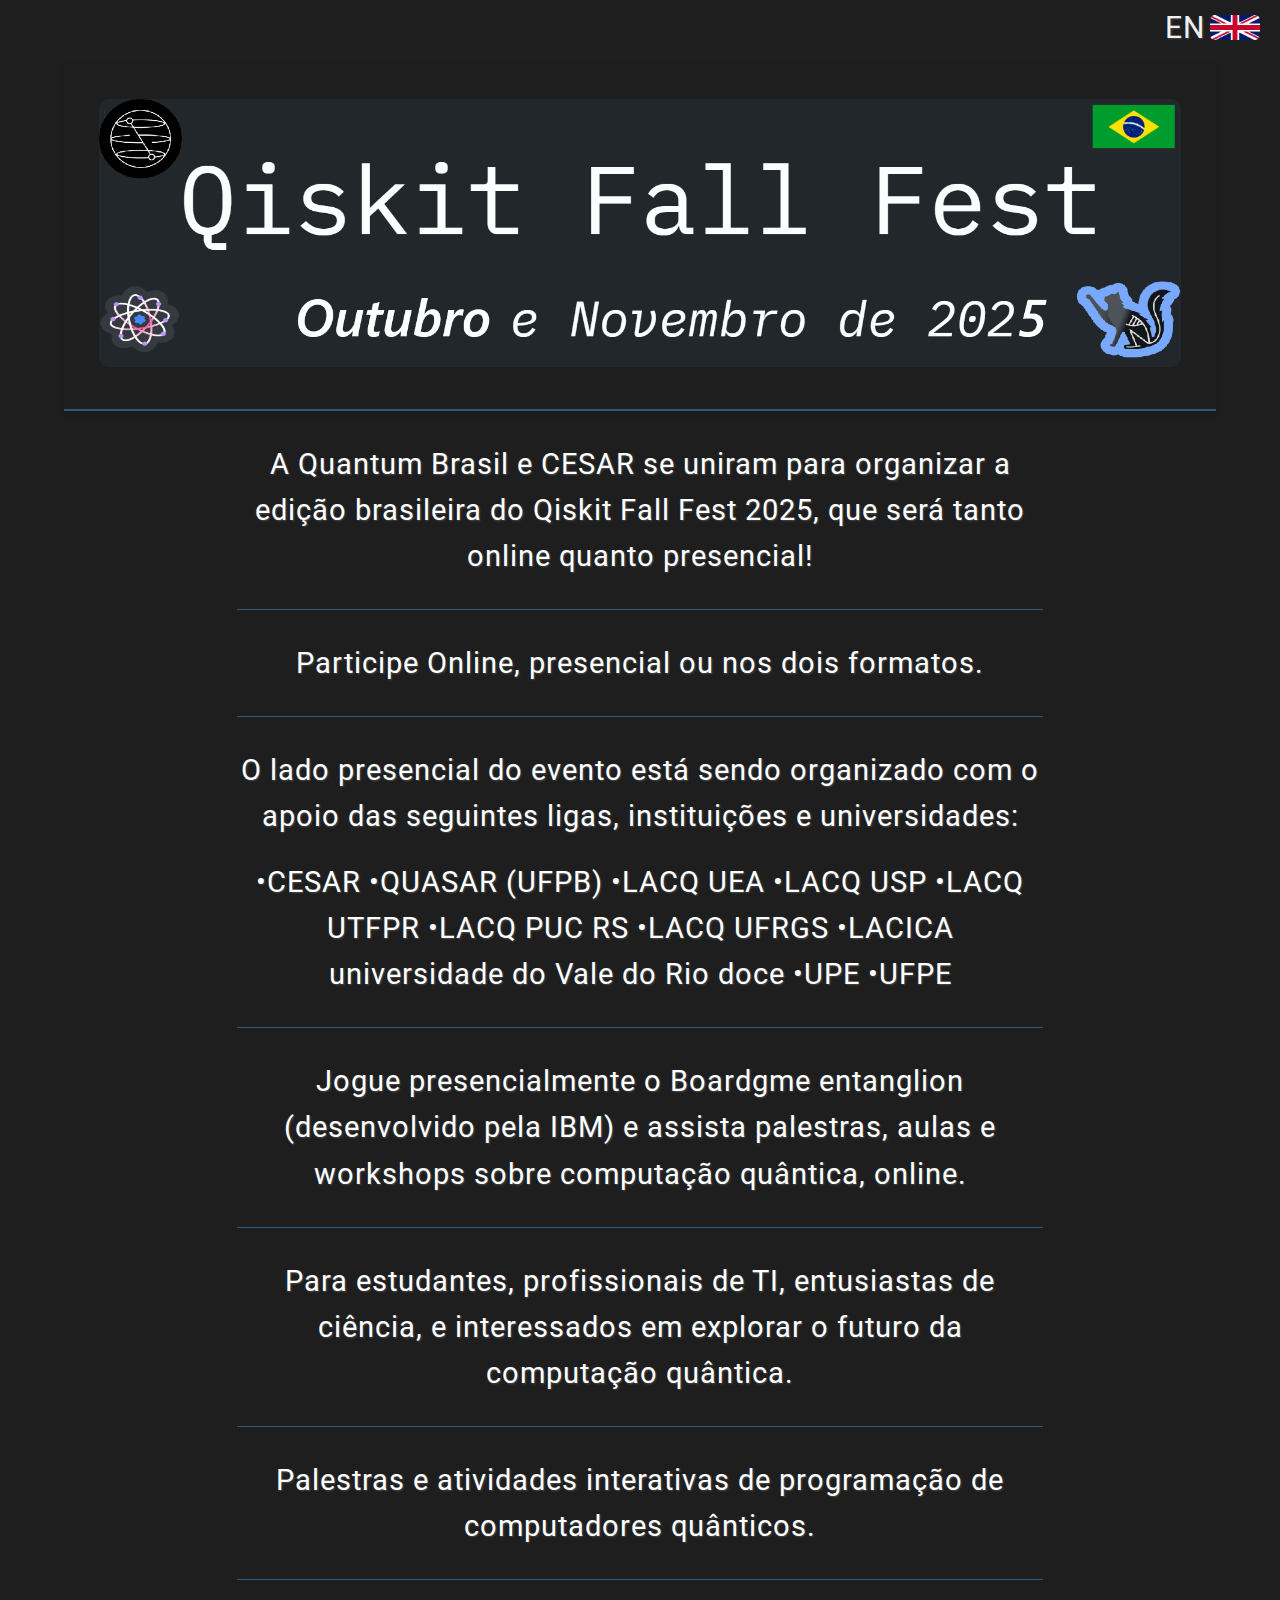
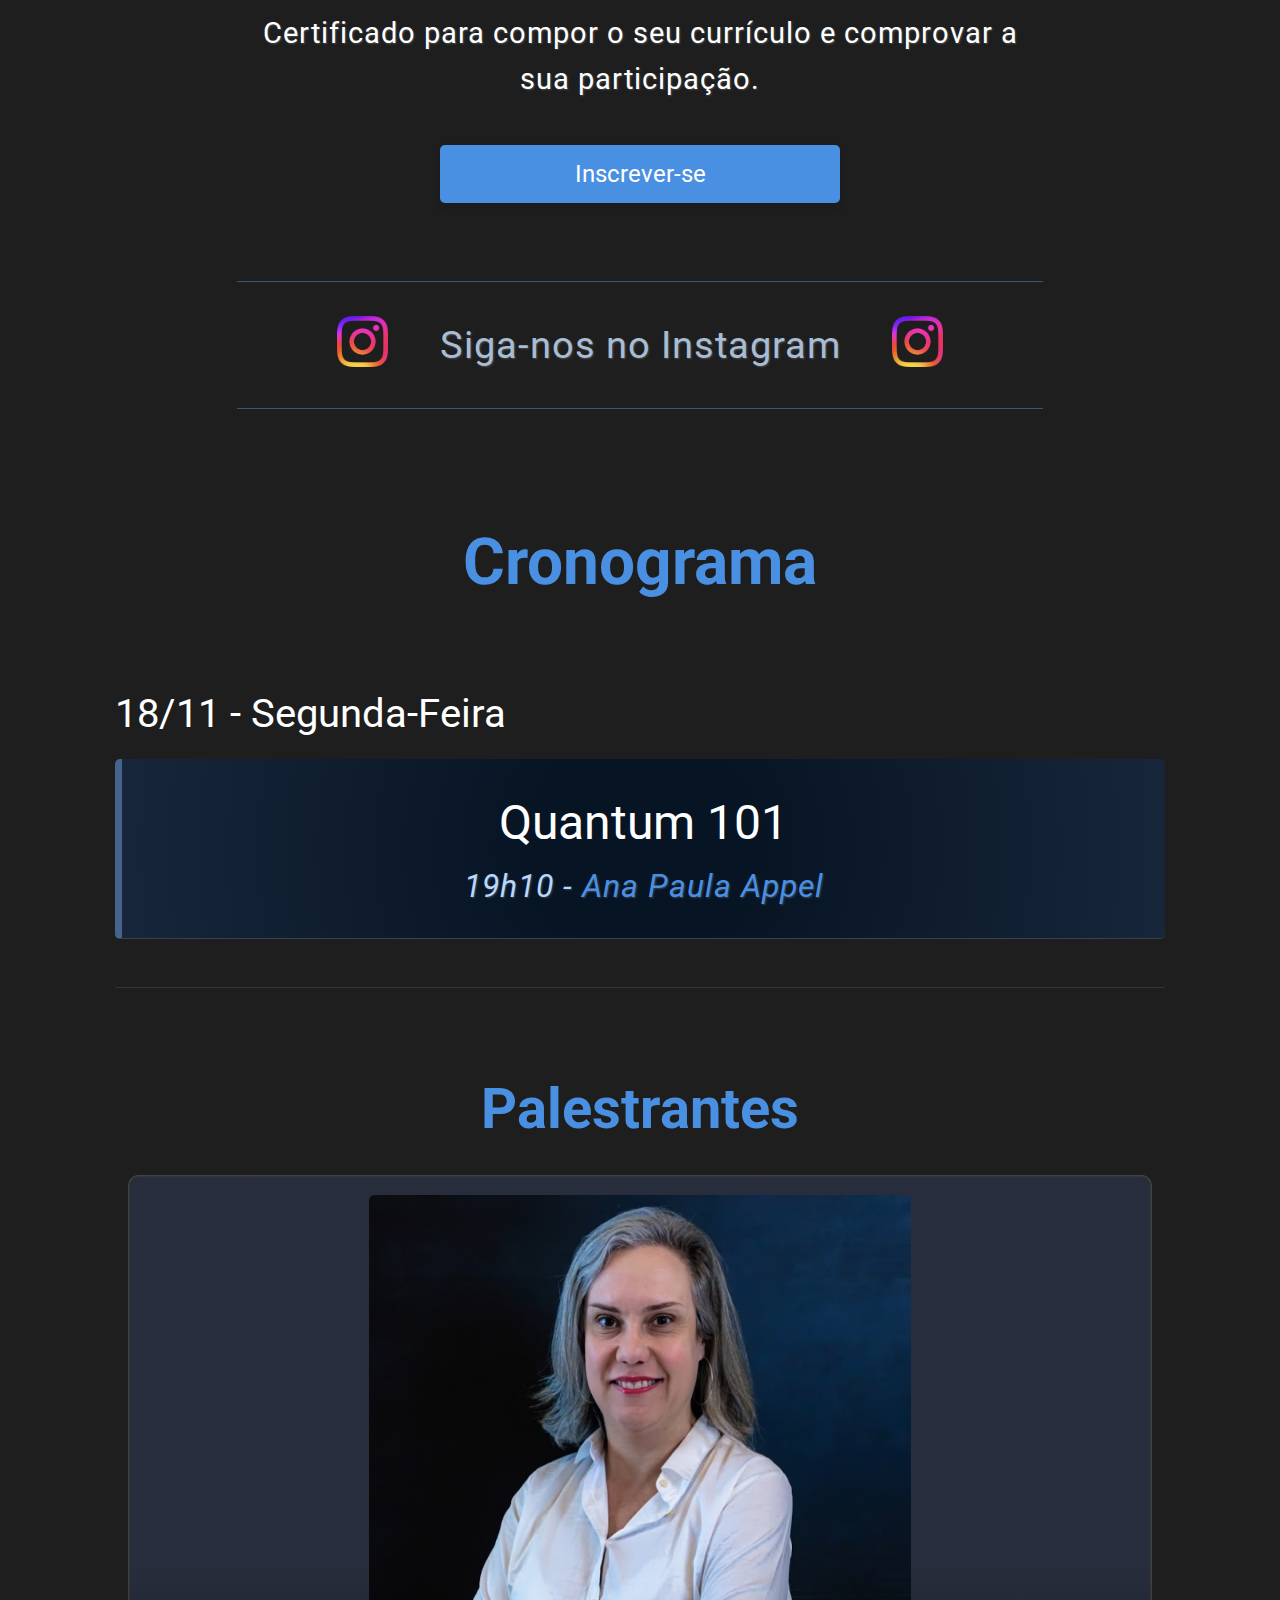
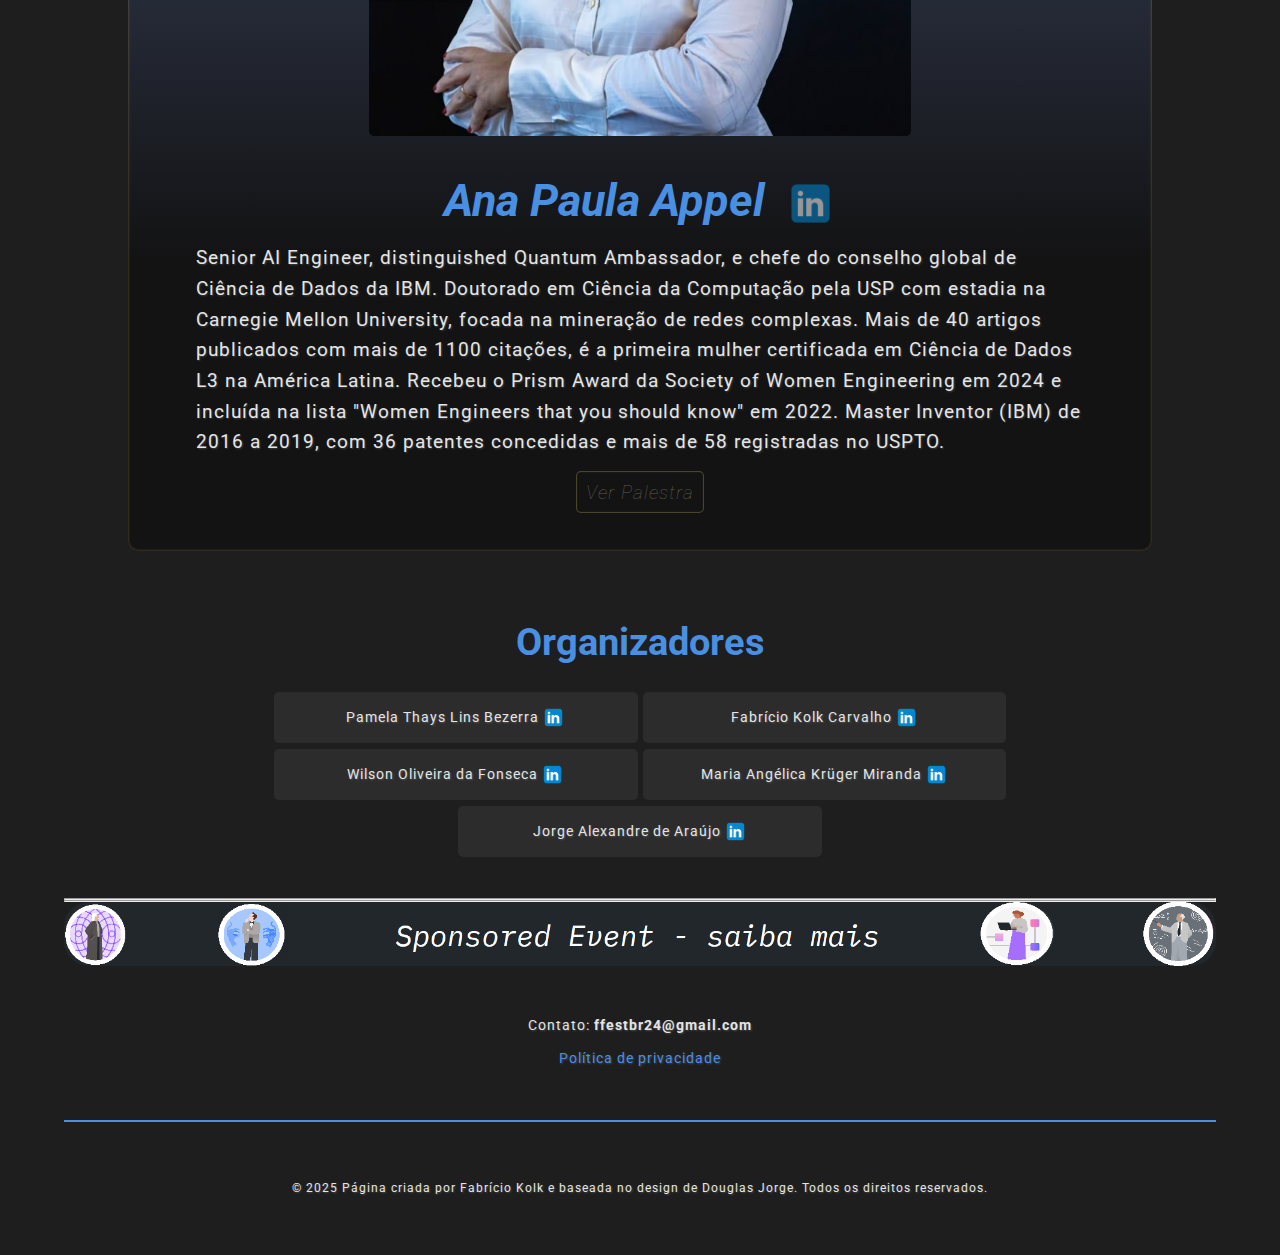
<file: index.html>
<!DOCTYPE html>
<html lang="pt-BR">

<head>
  <meta property="og:title" content="Qiskit Fall Fest Brasil - 2025">
  <meta property="og:description" content="Venha aprender computação quântica!">
  <meta property="og:image" content="https://qiskit-fall-fest-br.github.io/2025/img/whatsapp/whatsapp_m2.jpg">
  <meta property="og:url" content="https://qiskit-fall-fest-br.github.io/2025/">
  <meta property="og:type" content="website">

  <meta charset="UTF-8">
  <meta name="viewport" content="width=device-width, initial-scale=1.0">
  <title>Qiskit Fall Fest 2025 - Brasil</title>
  <link rel="stylesheet" href="css/styles.css">
</head>
<body>
  <header>
    <section id="imagem-evento">
      <picture>
        <source srcset="img/top_image/image-desktop.png" media="(min-width: 768px)">
        <source srcset="img/top_image/image-mobile.png" media="(max-width: 767px)">
        <img src="img/top_image/image-desktop.png" alt="Qiskit Fall Fest logo">
      </picture>
    </section>      
    <a class="lang-switcher" href="index.html">
      <p>EN</p>
      <img src="img/flags/uk.png" alt="uk flag"/>
    </a>
  </div>
  </header>

  <main>
  <div class="margin">

  <section class="descricao">
    <p>A Quantum Brasil e CESAR se uniram para organizar a edição brasileira do Qiskit Fall Fest 2025, que será tanto online quanto presencial!</p>
  </section>

    <section class="descricao">
    <p>Participe Online, presencial ou nos dois formatos.</p>
  </section>

  <section class="descricao">
    <p>O lado presencial do evento está sendo organizado com o apoio 
das seguintes ligas, instituições e universidades: </p>

      <p>•CESAR
        •QUASAR (UFPB)
        •LACQ UEA
        •LACQ USP
        •LACQ UTFPR
        •LACQ PUC RS
        •LACQ UFRGS
        •LACICA universidade do Vale do Rio doce
        •UPE
        •UFPE
</p>

  </section>

  <section class="descricao">
    <p>Jogue presencialmente o Boardgme entanglion (desenvolvido pela IBM) e assista palestras, aulas e workshops sobre computação quântica, online.</p>
  </section>


  <section class="descricao">
    <p>Para estudantes, profissionais de TI, entusiastas de ciência, e interessados em
      explorar o futuro da computação quântica.</p>
  </section>

  <section class="descricao"">
    <p>Palestras e atividades interativas
      de programação de computadores quânticos.</p>
  </section>

  <section class="descricao"" id="ultimo">
    <p></strong> Certificado para compor o seu currículo e comprovar a sua
      participação.</p>
  </section>

  <section id="formulario-inscricao">    
    <form id="form-inscricao">
      <button type="submit" onclick="abrirForm()">Inscrever-se</button>
    </form>
    <!-- <p style="text-align: center;" id="mensagem-sucesso"></p> -->
  </section>
  <div class = "instagram_div" >
    <a href="https://www.instagram.com/quantumbrasil_qff/" target="_blank"><img src="img/instagram/logo.png"/></a>
    <a href="https://www.instagram.com/quantumbrasil_qff/" target="_blank"><p class="instagram-link" target="_blank">Siga-nos no Instagram</p></a>
    <a href="https://www.instagram.com/quantumbrasil_qff/" target="_blank"><img src="img/instagram/logo.png"/></a>
  </div>
  </div>

  
  <section class="cronograma_mobile">
    <h2>Cronograma</h2>

    <!--

    <div class="day" id="Esquenta_pal">      
      <h3>16/11 - Sábado (pré-evento)</h3>
      <div class="palestra-card">
          <h5>Introdução ao Python</h5>
          <p>14h - <a href="#organizadores">Wilson Oliveira da Fonseca</a></p>
      </div>
      <div class="palestra-card">
        <h5>Primeiros passos no Qiskit</h5>
        <p>14h50 - <a href="#organizadores">Maria Angélica Krüger Miranda</a></p>
      </div>
    </div>
    -->

    <div class="day" id="Segunda">
      <h3>18/11 - Segunda-Feira</h3>

      <!--

      <div class="palestra-card" id="Fabricio_pal">
        <h5>Abertura - A história da Computação Quântica</h5>
        <p>18h30 - <a href="#organizadores">Douglas Jorge</a> e <a href="#organizadores">Fabrício Kolk</a></p>
    </div>
       -->

    <div class="palestra-card" id="Ana_pal">
          <h5>Quantum 101</h5>
          <p>19h10 - <a href="#Ana_desc">Ana Paula Appel</a></p>
      </div>

      <!--

      <div class="palestra-card" id="Bruna_pal">
        <h5>Oportunidades de carreira na Computação Quântica</h5>
        <p>20h - <a href="#Bruna_desc">Bruna Shinohara de Mendonça</a></p>
      </div>
    </div>
    <div class="day" id="Terca">
      <h3>19/11 - Terça-Feira</h3>
      <div class="palestra-card" id="Victoria_pal">
          <h5>Quantum gravity meets Quantum Computing - Emerging spacetime as quantum error correction code</h5>
          <p>18h20 - <a href="#Victoria_desc">Victoria Porozova</p></a>
      </div>
      <div class="palestra-card" id="Gustavo_pal">
        <h5>Quantum For Change - Previsão de enchentes utilizando computação quântica</h5>
        <p>19h10 - <a href="#Gustavo_desc">Gustavo Arruda</a></p>
      </div>
      <div class="palestra-card" id="Jogi_pal">
        <h5>Simetrias no Aprendizado Quântico de Máquina</h5>
        <p>20h - <a href="#Jogi_desc">Jogi Suda Neto</a></p>
      </div>
    </div>
    <div class="day" id="Quarta">
      <h3>20/11 - Quarta-Feira</h3>
      <div class="palestra-card" id="Leticia_pal">
          <h5>Algoritmos de Otimização Quântica</h5>
          <p>18h20 - <a href="#Leticia_desc">Leticia Bertuzzi</a></p>
      </div>
      <div class="palestra-card" id="Victor_pal">
        <h5>QSVM, um modelo quântico para Machine Learning</h5>
        <p>19h10 - <a href="#Victor_desc">Victor Leme Beltran</a></p>
      </div>
      <div class="palestra-card" id="Ricardo_pal">
        <h5>Cibersegurança na Era Quântica: Desafios e Oportunidades - Laboratório Avançado de Redes e Segurança (LARS)</h5>
        <p>20h - <a href="#Ricardo_desc">Ricardo</a>, <a href="#Kelton_desc">Kelton</a>, <a href="#Felipe_M_desc">Felipe</a>, <a href="#Inae_desc">Inaê</a></p>
      </div>
    </div>
    
    <div class="day" id="Quinta">
      <h3>21/11 - Quinta-Feira</h3>
      <div class="palestra-card" id="Samurai_pal">
          <h5>Expectativas e Desafios em Otimização Quântica</h5>
          <p>18h20 - <a href="#Samurai_desc">Samuraí Brito</a></p>
      </div>
      <div class="palestra-card" id="Marcos_pal">
        <h5>Simulating spin biology using a Digital quantum computer</h5>
        <p>19h10 - <a href="#Marcos_desc">Marcos Cesar de Oliveira</a></p>
      </div>
      <div class="palestra-card" id="Felipe_F_pal">
        <h5>Algoritmos de Otimização Quântica: Métodos e Aplicações Práticas</h5>
        <p>20h - <a href="#Felipe_F_desc">Felipe Fanchini</a></p>
      </div>
    </div>
    <div class="day" id="Sexta">
      <h3>22/11 - Sexta-Feira</h3>
      <div class="palestra-card" id="Mauro_pal">
          <h5>Fundamentos da Criptografia Quântica</h5>
          <p>18h20 - <a href="#Mauro_desc">Mauro C. Andreassa</a></p>
      </div>
      <div class="palestra-card" id="Carlos_pal">
        <h5>Uma breve jornada da mecânica quântica para a computação quântica</h5>
        <p>19h10 - <a href="#Carlos_desc">Carlos H. G. Bessa</a></p>
      </div>
      <div class="palestra-card" id="Jullyano_pal">
        <h5>Shaking Qubits for Fun and Knowledge</h5>
        <p>20h - <a href="#Jullyano_desc">Jullyano Lino</a></p>
      </div>
    </div>
    <div class="day" id="Sabado">
      <h3>23/11 - Sábado</h3>
      <div class="palestra-card" id="Pamela_pal">
          <h5>QUBO e Otimização Combinatória para Soluções Reais</h5>
          <p>14h - <a href="#Pamela_desc">Pamela</a>, <a href="#Erico_desc">Erico</a>, <a href="#Everton_desc">Everton</a></p>
      </div>
      <div class="palestra-card" id="Elon_pal">
        <h5>Computação Quântica Fotônica: Realizações e Promessas</h5>
        <p>14h50 - <a href="#Elon_desc">Elon Martins de Sá</a></p>
      </div>
      <div class="palestra-card" id="Miguel_pal">
        <h5>Introdução à correção de erros na Computação Quântica</h5>
        <p>15h40 - <a href="#Miguel_desc">Miguel Lisboa</a></p>
      </div>
      <div class="palestra-card" id="Jose_pal">
        <h5>Tópicos avançados em correção de erros na Computação Quântica</h5>
        <p>16h30 - <a href="#Jose_desc">José Victor S. Scursulim</a></p>
      </div>
    </div> 
    
    -->
  </section>

  <!--
  <h2 class="programacao_semana" id="pre_evento">Programação pré-evento - Tarde:</h2>
  <div class="cronograma_desktop_sabado">
    
    <h3>16/11 - Sábado</h3>
      <div class="palestra-card">
          <h5>Introdução ao Python</h5>
          <p>14h - <a href="#organizadores">Wilson Oliveira da Fonseca</a></p>
      </div>
      <div class="palestra-card">
        <h5>Primeiros passos no Qiskit</h5>
        <p>14h50 - <a href="#organizadores">Maria Angélica Krüger Miranda</a></p>
      </div>
  </div>
  -->

  <h2 class="programacao_semana" id="h2_hide">Programação Semanal - Noite</h2>
  <section class="cronograma_desktop" id="cronograma_desktop">
    <h3>18/10 - Sábado</h3>

      <!--
      <div class="palestra-card" id="Fabricio_pal">
        <h5>Abertura - A história da Computação Quântica</h5>
        <p>18h30 - <a href="#organizadores">Douglas Jorge</a> e <a href="#organizadores">Fabrício Kolk</a></p>
      </div>
      -->
      <div class="palestra-card" id="Ana_pal_m">
          <h5>Quantum 101</h5>
          <p>19h10 - <a href="#Ana_desc">Ana Paula Appel</a></p>
      </div>
<!--


      <div class="palestra-card" id="Bruna_pal_m">
        <h5>Oportunidades de carreira na Computação Quântica</h5>
        <p>20h - <a href="#Bruna_desc">Bruna Shinohara de Mendonça</a></p>
      </div>
      
    
      <h3 class="change_color change_color">19/11 - Terça-Feira</h3>
      <div class="palestra-card change_color" id="Victoria_pal_m">
          <h5>Quantum gravity meets Quantum Computing - Emerging spacetime as quantum error correction code</h5>
          <p>18h20 - <a href="#Victoria_desc">Victoria Porozova</p></a>
      </div>
      <div class="palestra-card change_color" id="Gustavo_pal_m">
        <h5>Quantum For Change - Previsão de enchentes utilizando computação quântica</h5>
        <p>19h10 - <a href="#Gustavo_desc">Gustavo Arruda</a></p>
      </div>
      <div class="palestra-card change_color" id="Jogi_pal_m">
        <h5>Simetrias no Aprendizado Quântico de Máquina</h5>
        <p>20h - <a href="#Jogi_desc">Jogi Suda Neto</a></p>
      </div>
      
    
      <h3>20/11 - Quarta-Feira</h3>
      <div class="palestra-card" id="Leticia_pal_m">
          <h5>Algoritmos de Otimização Quântica</h5>
          <p>18h20 - <a href="#Leticia_desc">Leticia Bertuzzi</a></p>
      </div>
      <div class="palestra-card" id="Victor_pal_m">
        <h5>QSVM, um modelo quântico para Machine Learning</h5>
        <p>19h10 - <a href="#Victor_desc">Victor Leme Beltran</a></p>
      </div>
      
      <div class="palestra-card" id="Ricardo_pal_m">
        <h5>Cibersegurança na Era Quântica: Desafios e Oportunidades - Laboratório Avançado de Redes e Segurança (LARS)</h5>
        <p>20h - <a href="#Ricardo_desc">Ricardo</a>, <a href="#Kelton_desc">Kelton</a>, <a href="#Felipe_M_desc">Felipe</a>, <a href="#Inae_desc">Inaê</a></p>
      </div>
    
    
     
      <h3 class="change_color">21/11 - Quinta-Feira</h3>
      <div class="palestra-card change_color" id="Samurai_pal_m">
        
          <h5>Expectativas e Desafios em Otimização Quântica</h5>
          <p>18h20 - <a href="#Samurai_desc">Samuraí Brito</a></p>
      </div>
      
      <div class="palestra-card change_color" id="Marcos_pal_m">
        <h5>Simulating spin biology using a Digital quantum computer</h5>
        <p>19h10 - <a href="#Marcos_desc">Marcos Cesar de Oliveira</a></p>
      </div>
      <div class="palestra-card change_color" id="Felipe_F_pal_m">
        <h5>Algoritmos de Otimização Quântica: Métodos e Aplicações Práticas</h5>
        <p>20h - <a href="#Felipe_F_desc">Felipe Fanchini</a></p>
      </div>
      
    
      <h3>22/11 - Sexta-Feira</h3>
      <div class="palestra-card" id="Mauro_pal_m">
          <h5>Fundamentos da Criptografia Quântica</h5>
          <p>18h20 - <a href="#Mauro_desc">Mauro C. Andreassa</a></p>
      </div>
      <div class="palestra-card" id="Carlos_pal_m">
        <h5>Uma breve jornada da mecânica quântica para a computação quântica</h5>
        <p>19h10 - <a href="#Carlos_desc">Carlos H. G. Bessa</a></p>
      </div>
      
      <div class="palestra-card" id="Jullyano_pal_m">
        <h5>Shaking Qubits for Fun and Knowledge</h5>
        <p>20h - <a href="#Jullyano_desc">Jullyano Lino</a></p>
      </div>

      -->

<!--

  <h2 class="programacao_semana" id="h2_hide">Programação - Tarde</h2>
  <div class="cronograma_desktop_sabado less_padding" id="target_sabado">
    <h3 id="less_padding_h3">23/11 Sábado</h3>
    <div class="palestra-card smaller_h5" id="Pamela_pal_m">
      <h5>QUBO e Otimização Combinatória para Soluções Reais</h5>
      <p>14h - <a href="#Pamela_desc">Pamela</a>, <a href="#Erico_desc">Erico</a>, <a href="#Everton_desc">Everton</a></p>
  </div>
  <div class="palestra-card smaller_h5" id="Elon_pal_m">
    <h5>Computação Quântica Fotônica: Realizações e Promessas</h5>
    <p>14h50 - <a href="#Elon_desc">Elon Martins de Sá</a></p>
  </div> 
  <div class="palestra-card smaller_h5" id="Miguel_pal_m">
    <h5>Introdução à correção de erros na Computação Quântica</h5>
    <p>15h40 - <a href="#Miguel_desc">Miguel Lisboa</a></p>
  </div>
  <div class="palestra-card smaller_h5" id="Jose_pal_m">
    <h5>Tópicos avançados em correção de erros na Computação Quântica</h5>
    <p>16h30 - <a href="#Jose_desc">José Victor S. Scursulim</a></p>
  </div>
-->

  </section>
  




  <section class="palestrantes">
    
    <h2>Palestrantes</h2>
    
    <div id="Ana_desc" class="palestrante-card">
      <img class="palestrante-photo" src="Palestrantes/Ana/foto.jpg" alt="Foto Ana">
      <div class="info-palestrante">
        <!-- <p><strong>Tema:</strong> "Introdução à Computação Quântica"</p> -->
        <!-- <p><strong>Horário:</strong> 10h00 - 11h00</p> -->
        <div class = "nome_palestrante_linkedin_icone">
          <h3>Ana Paula Appel</h3>
          <a href="https://www.linkedin.com/in/paulinhaappel/", target="_blank">
            <img class="linkedin" src="img/linkedin/icons8-linkedin-480.png" alt="LinkedIn" >
          </a>
        </div>
        <p class="bio"> 
          Senior AI Engineer, distinguished Quantum Ambassador, 
          e chefe do conselho global de Ciência de Dados da IBM.
          Doutorado em Ciência da Computação pela USP com estadia na Carnegie Mellon University,
          focada na mineração de redes complexas.
          Mais de 40 artigos publicados com mais de 1100 citações, é
          a primeira mulher certificada em Ciência de Dados L3 na América Latina.
          Recebeu o Prism Award da Society of Women Engineering em 2024 e incluída na lista "Women Engineers that you should know" em 2022.
          Master Inventor (IBM) de 2016 a 2019, 
          com 36 patentes concedidas e mais de 58 registradas no USPTO.</p>  
          <p id="ver_palestra"><a href="#Ana_pal" >Ver Palestra</a></p>
          <p id="voltar_cronograma"><a href="#Ana_pal_m" >Ver Palestra</a></p>      
      </div>
    </div>

  </section>

  
  <div class="margin">
  <div id="organizadores">
    <h2>Organizadores</h2>
    <div class="organizadores-container">
      <div class="organizador">
        <p id="Pamela">Pamela Thays Lins Bezerra</p>
        <a href="https://www.linkedin.com/in/pamelathays/", , target="_blank">
        <img class="linkedin" src="img/linkedin/icons8-linkedin-480.png" alt="LinkedIn">
    </a>
      </div>
      <div class="organizador">
        <p id="Fabricio_desc">Fabrício Kolk Carvalho</p>
        <a href="https://www.linkedin.com/in/fabricio-kolk/", target="_blank">
            <img class="linkedin" src="img/linkedin/icons8-linkedin-480.png" alt="LinkedIn">
        </a>
    </div>
    
    <div class="organizador">
        <p id="Wilson_desc">Wilson Oliveira da Fonseca</p>
        <a href="https://www.linkedin.com/in/fonsecawilsono/", target="_blank">
            <img class="linkedin" src="img/linkedin/icons8-linkedin-480.png" alt="LinkedIn" >
        </a>
    </div>
    
    <div class="organizador">
        <p id="Maria_desc">Maria Angélica Krüger Miranda</p>
        <a href="https://www.linkedin.com/in/maria-angelica-kruger-miranda-4506661a3/", target="_blank">
            <img class="linkedin" src="img/linkedin/icons8-linkedin-480.png" alt="LinkedIn">
        </a>
    </div>
    
    <div class="organizador" id="Jorge">
        <p>Jorge Alexandre de Araújo</p>
        <a href="https://www.linkedin.com/in/jorge-ara%C3%BAjo/", target="_blank">
            <img class="linkedin" src="img/linkedin/icons8-linkedin-480.png" alt="LinkedIn">
        </a>
    </div>
    
    </div>
  </div>
</div>

  <hr>

  <hr>

  <div id="sponsored-div">
    <a href="https://www.ibm.com/quantum/events/fall-fest-2024" target="_blank">
      <picture >
        <source  srcset="img/sponsored_image/sponsored_img_pt_desktop.png" media="(min-width: 768px)">
        <source  srcset="img/sponsored_image/sponsored_img_pt_mobile.png" media="(max-width: 767px)">
        <img class=sponsored-img src="img/sponsored_image/sponsored_img_pt_desktop" alt="Sponsored Event, clique para saber mais">
      </picture>
    </a>
    <section id="fale-conosco">      
      <p>Contato: <strong>ffestbr24@gmail.com</strong></p>
      <p><a href="privacidade.html" target="_blank">Política de privacidade</a></p>
      
    </section>
    
  </div>
  
</main>
 

  <script>
    function abrirForm() {
      window.open('https://forms.gle/j9NPnJRbWFaLkqC19', 'blank')
    }    
  </script>

  <footer>
    <p>&copy; 2025 Página criada por Fabrício Kolk e baseada no design de Douglas Jorge. Todos os direitos reservados.</p>
  </footer>

  <script src="js/script.js"></script>
</body>

</html>
</file>
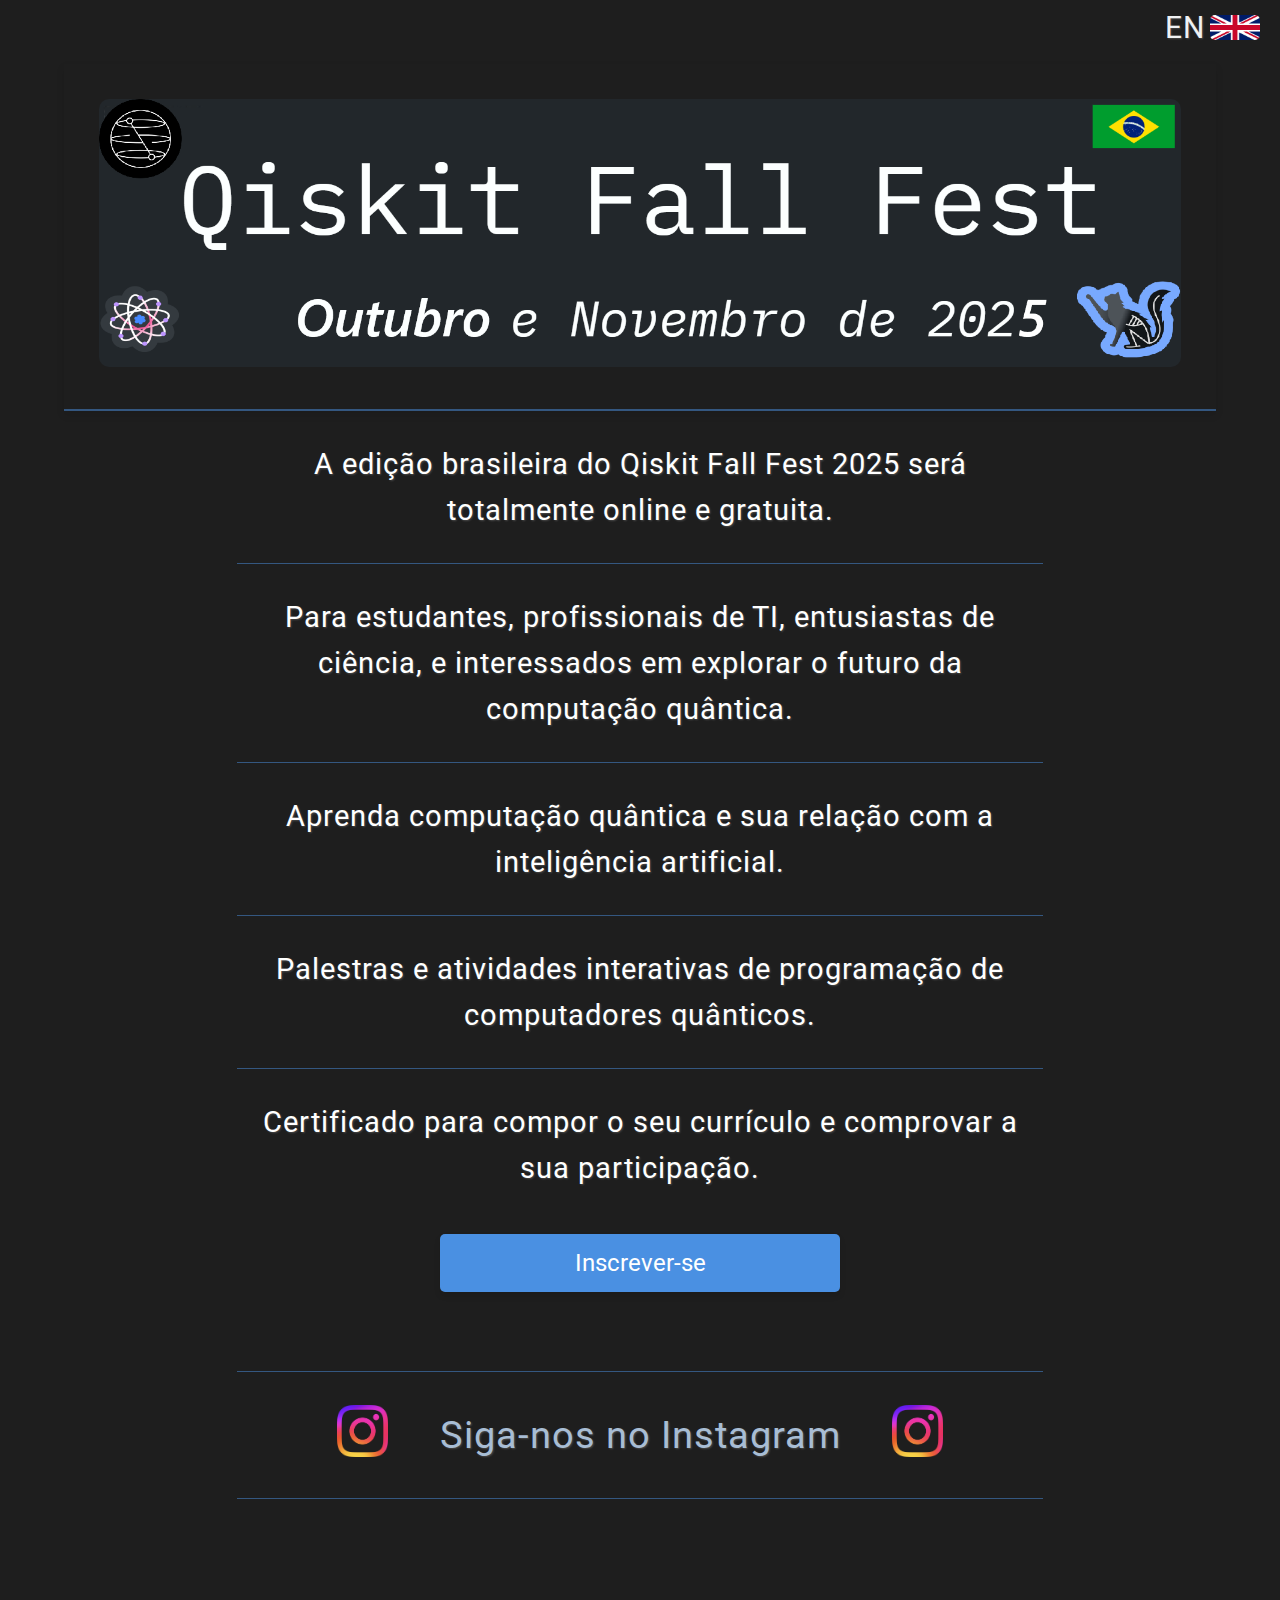
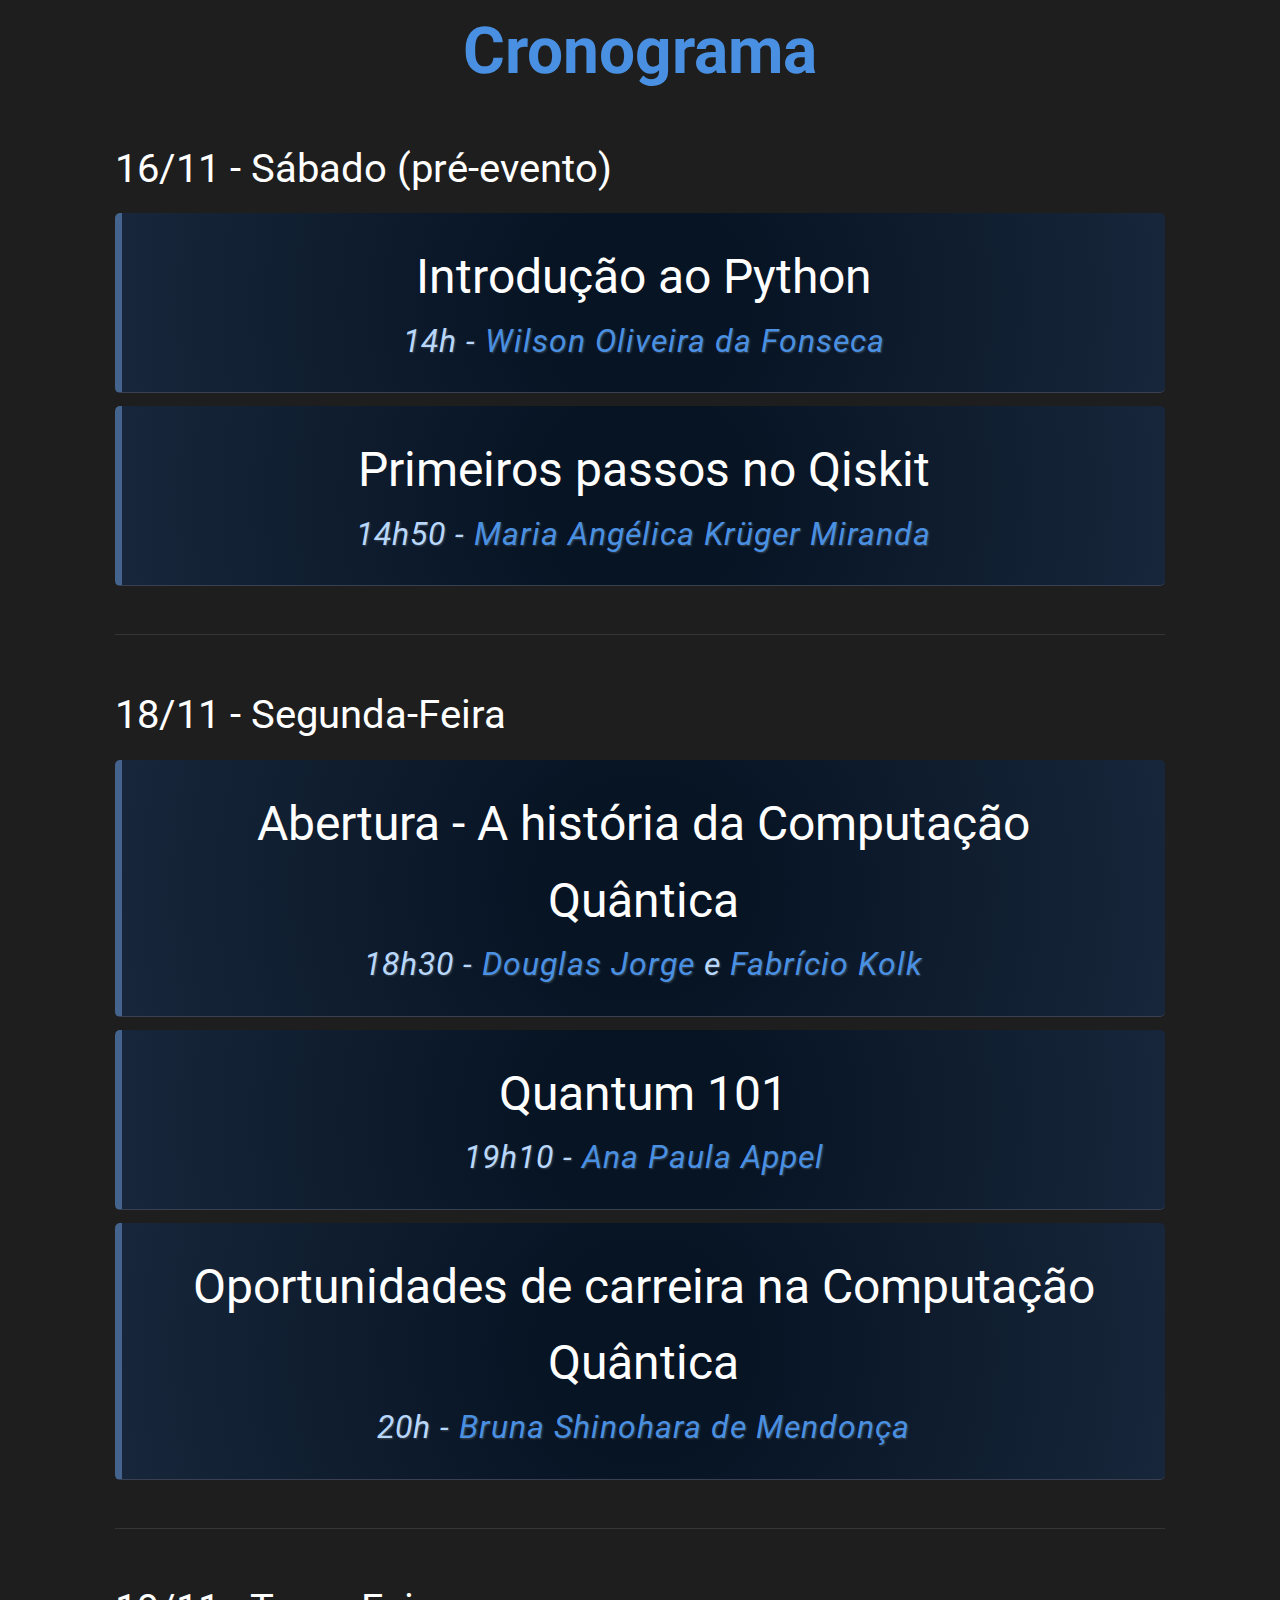
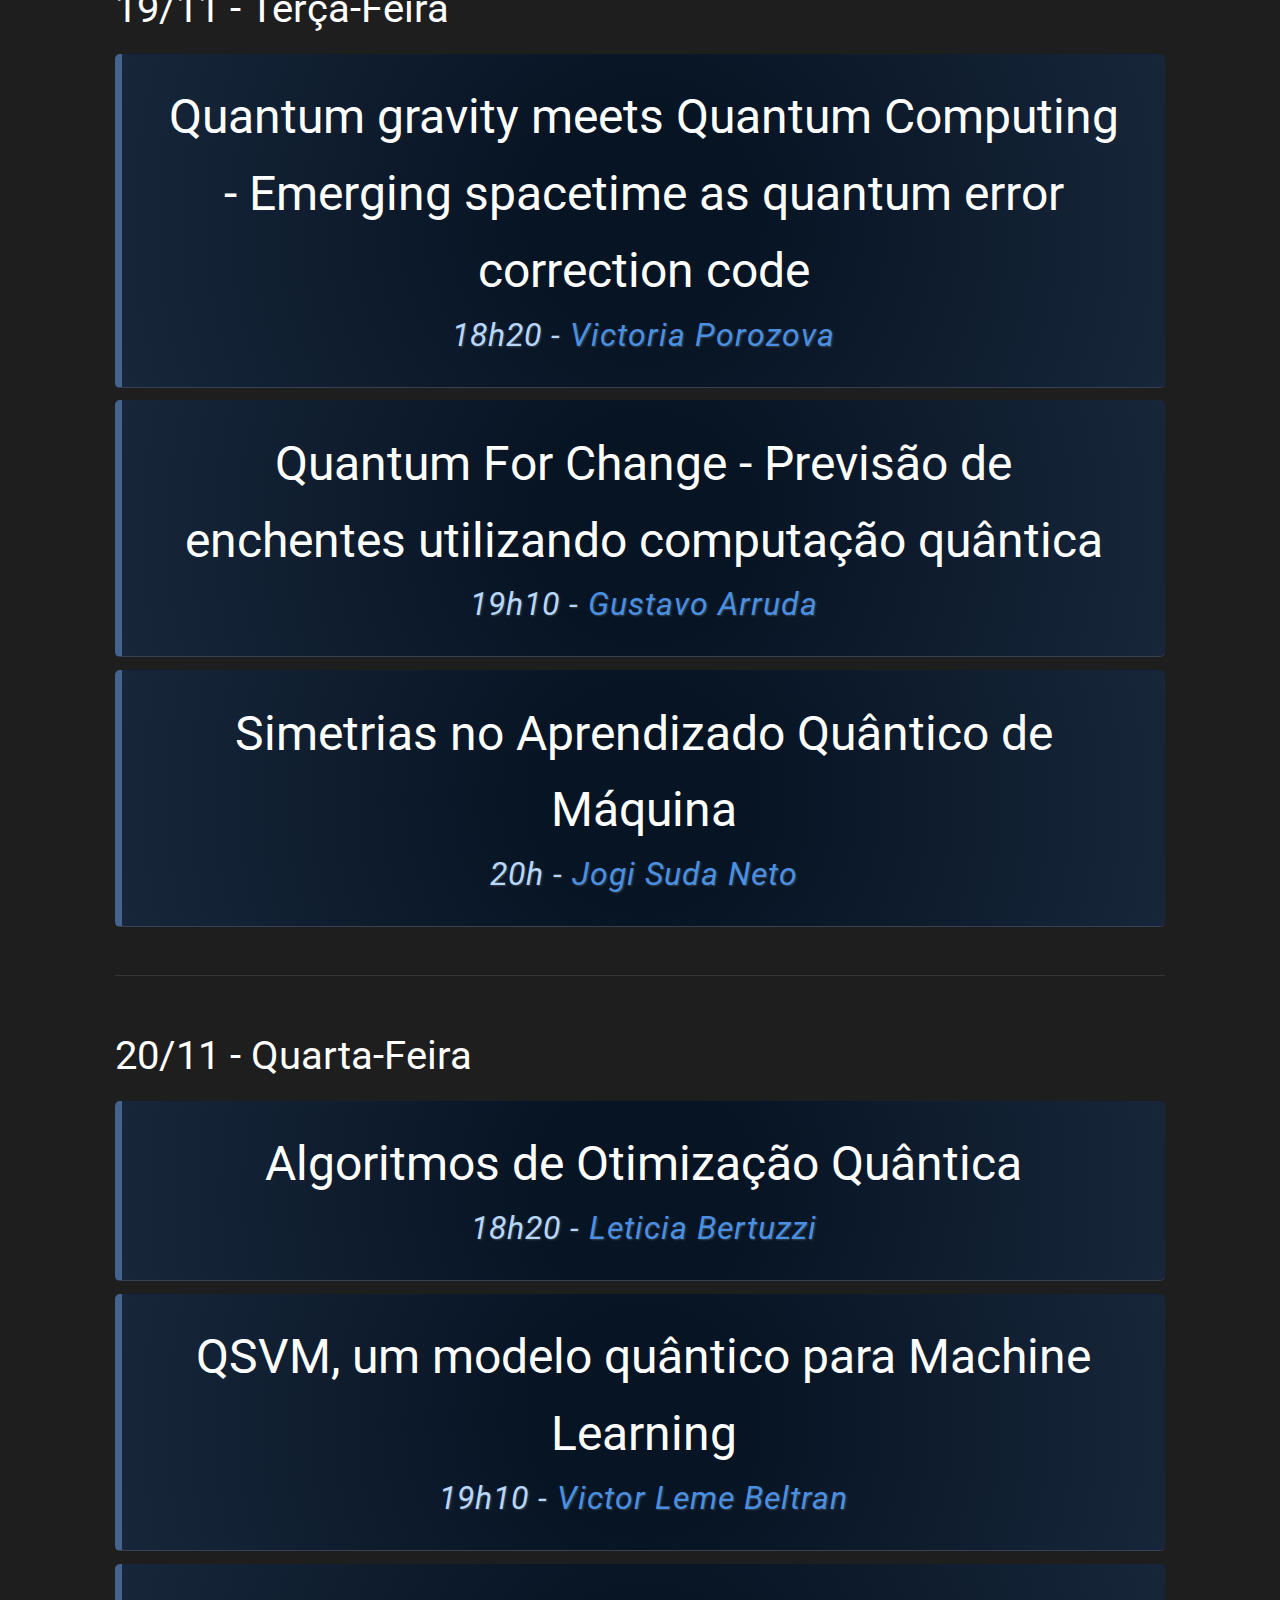
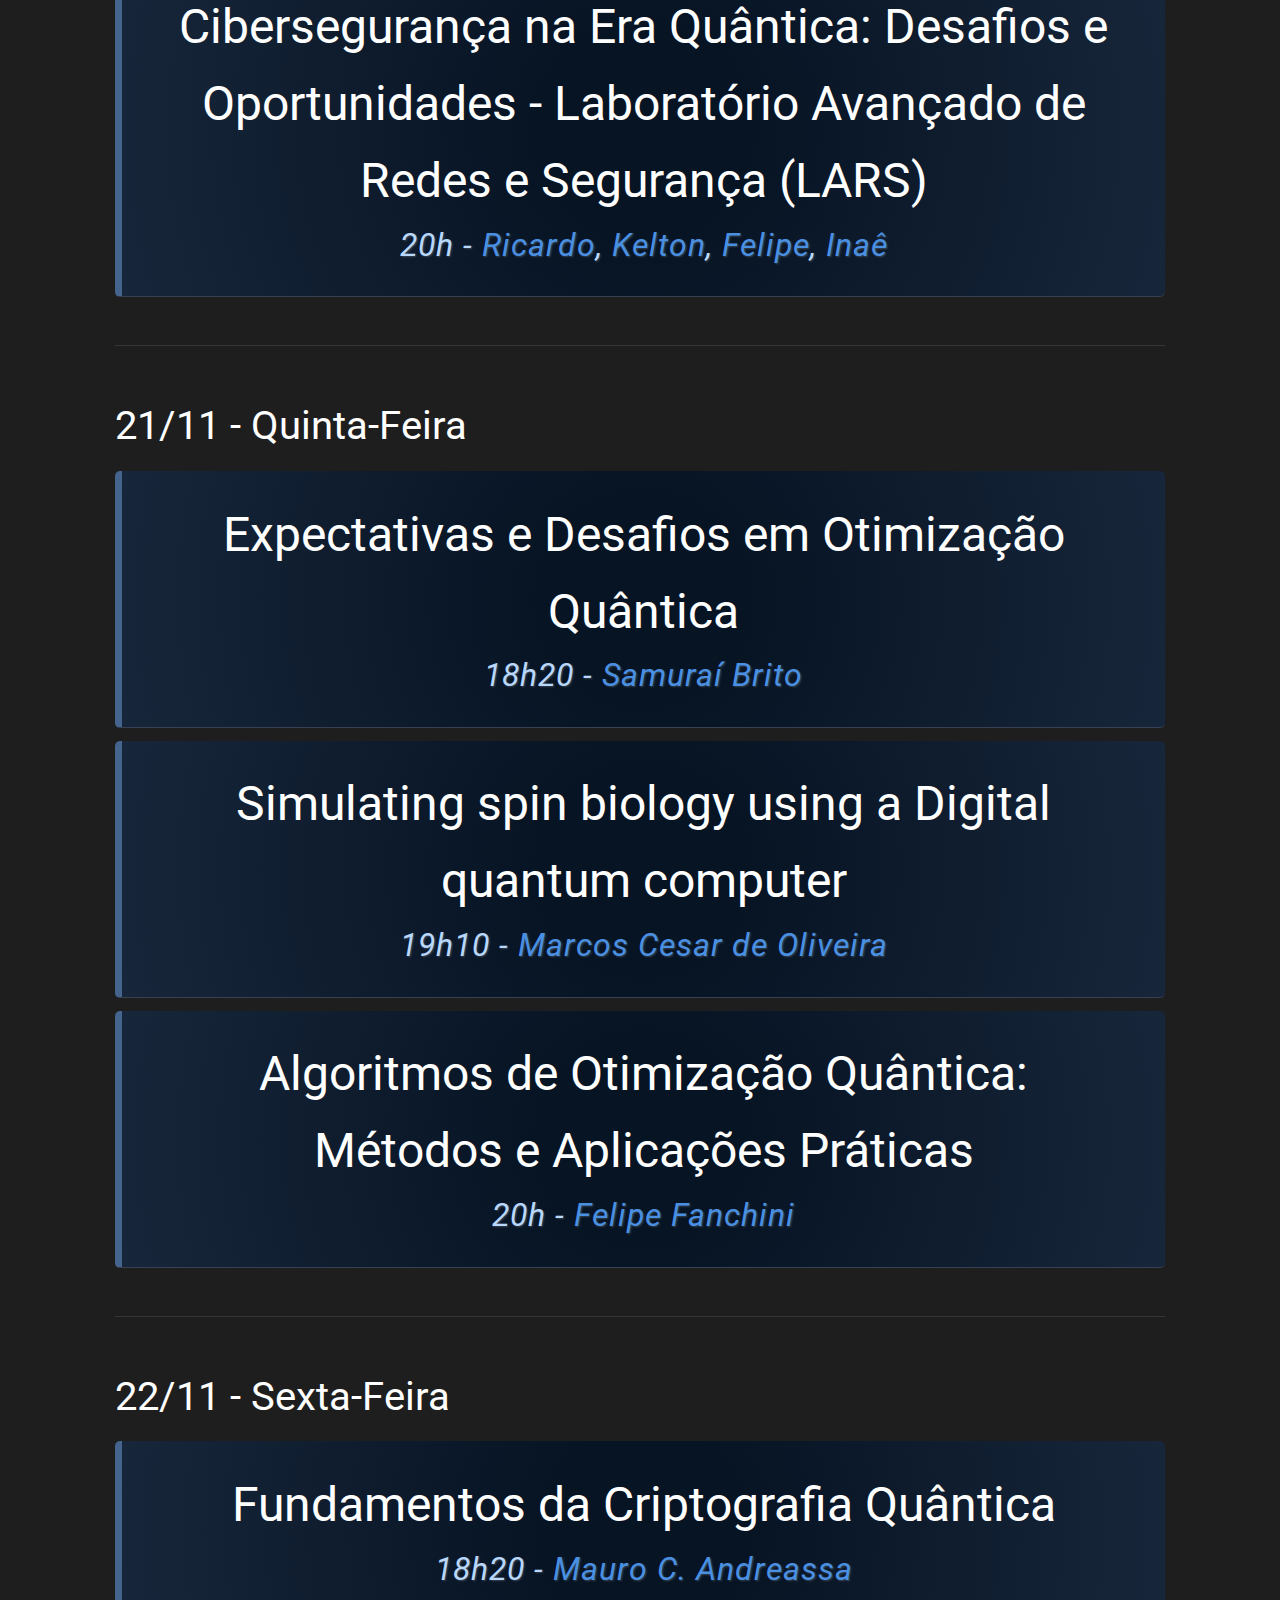
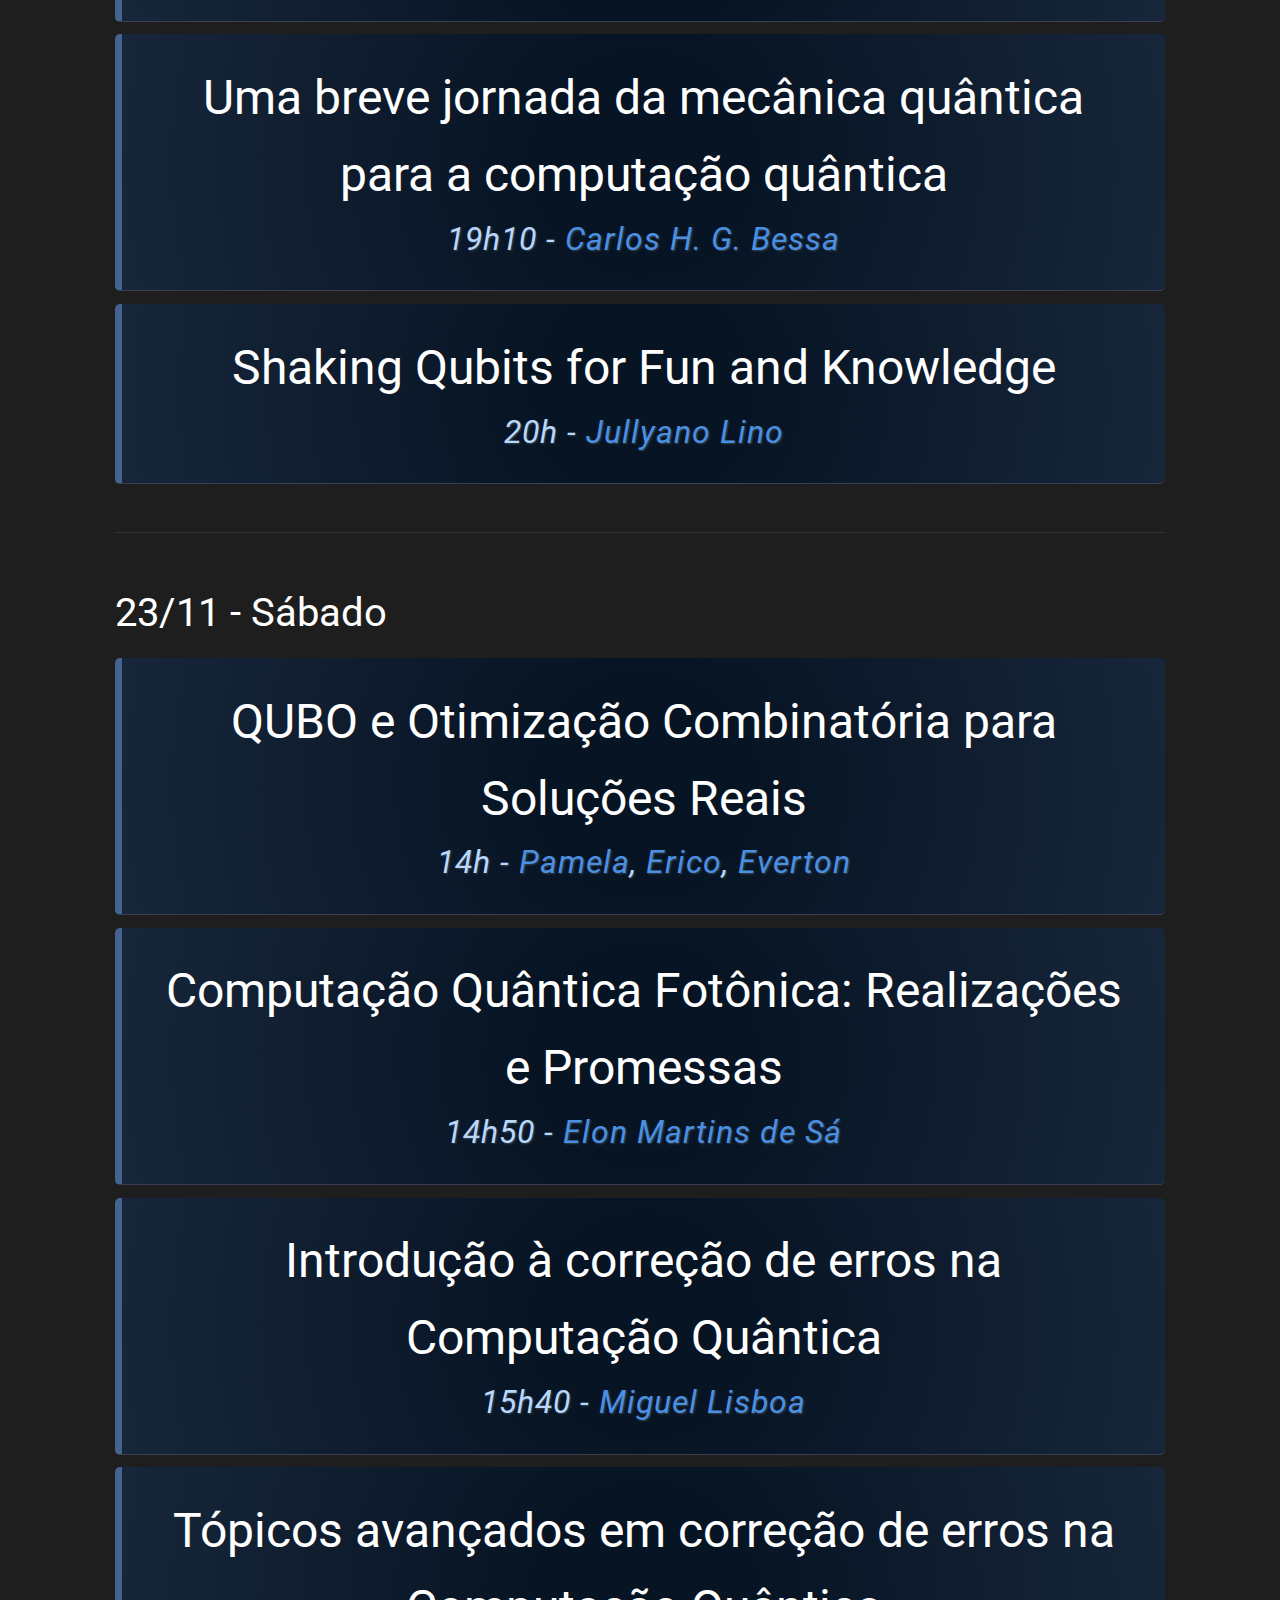
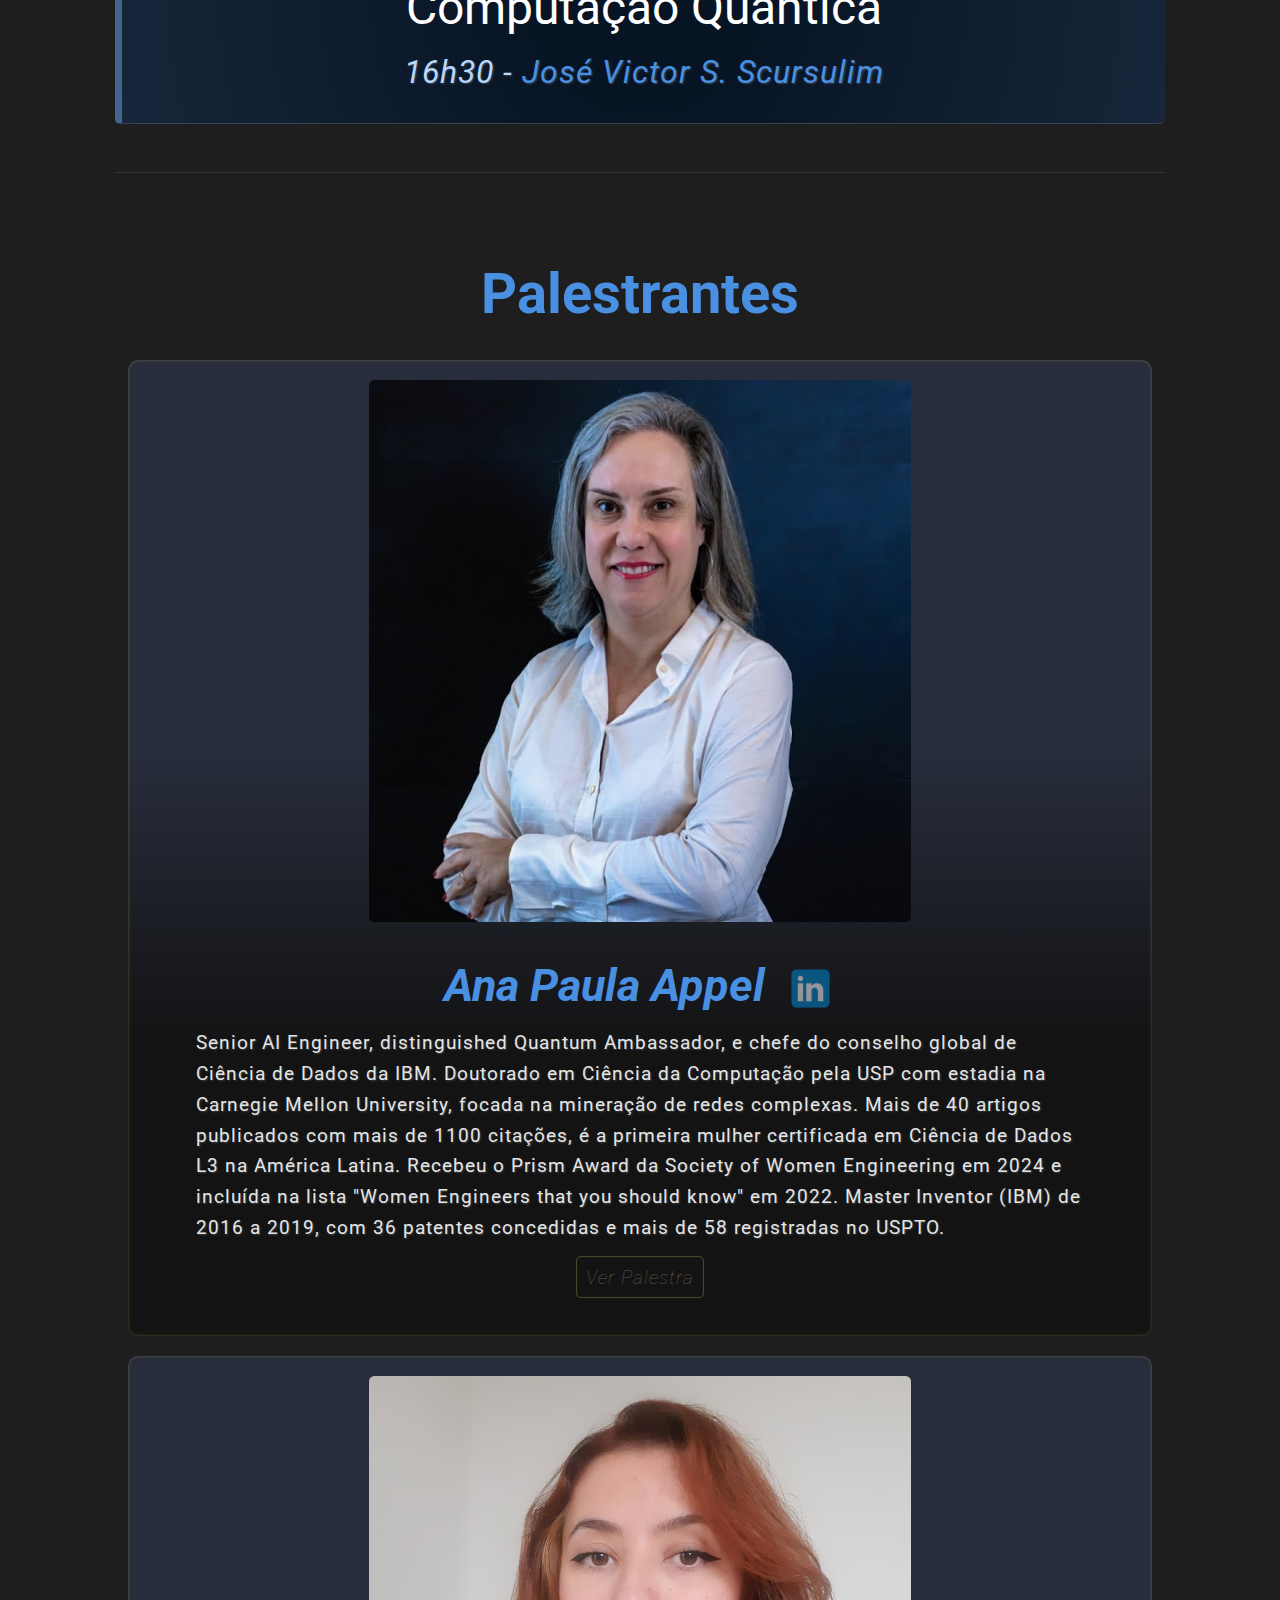
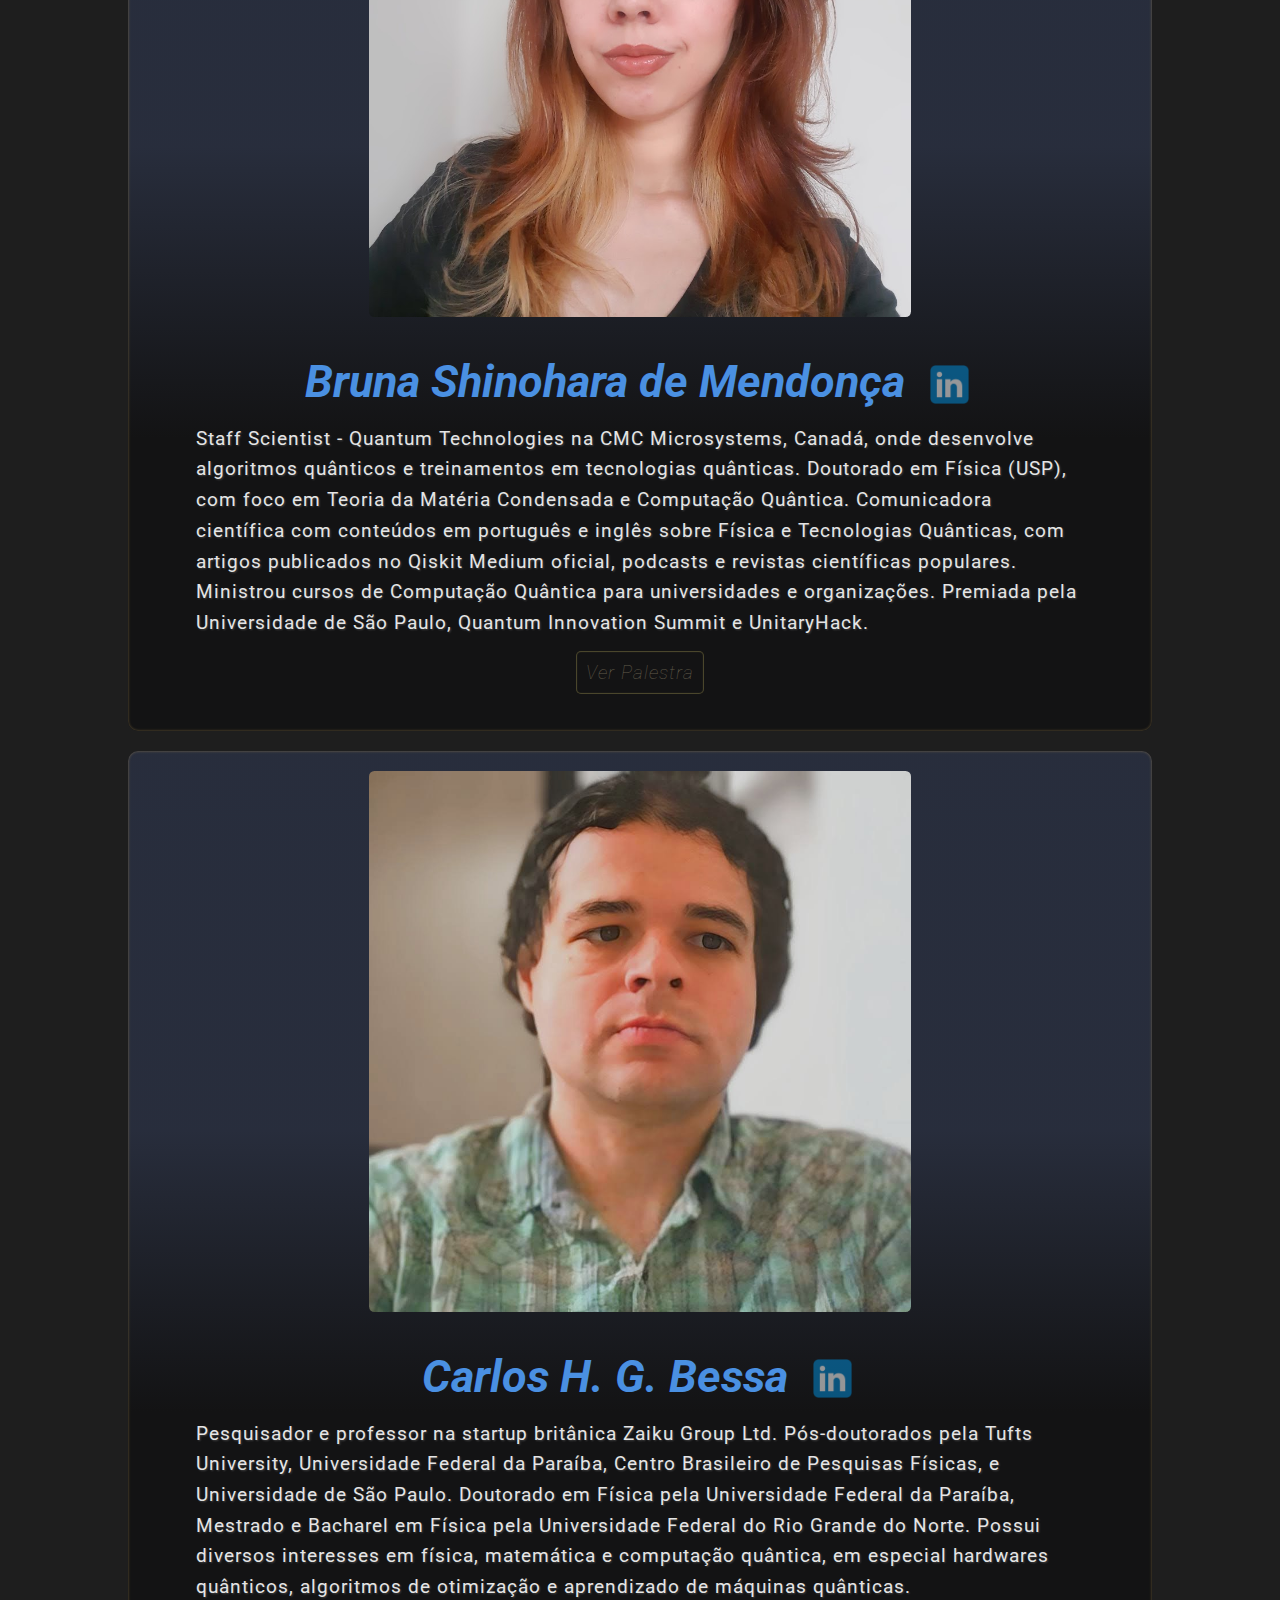
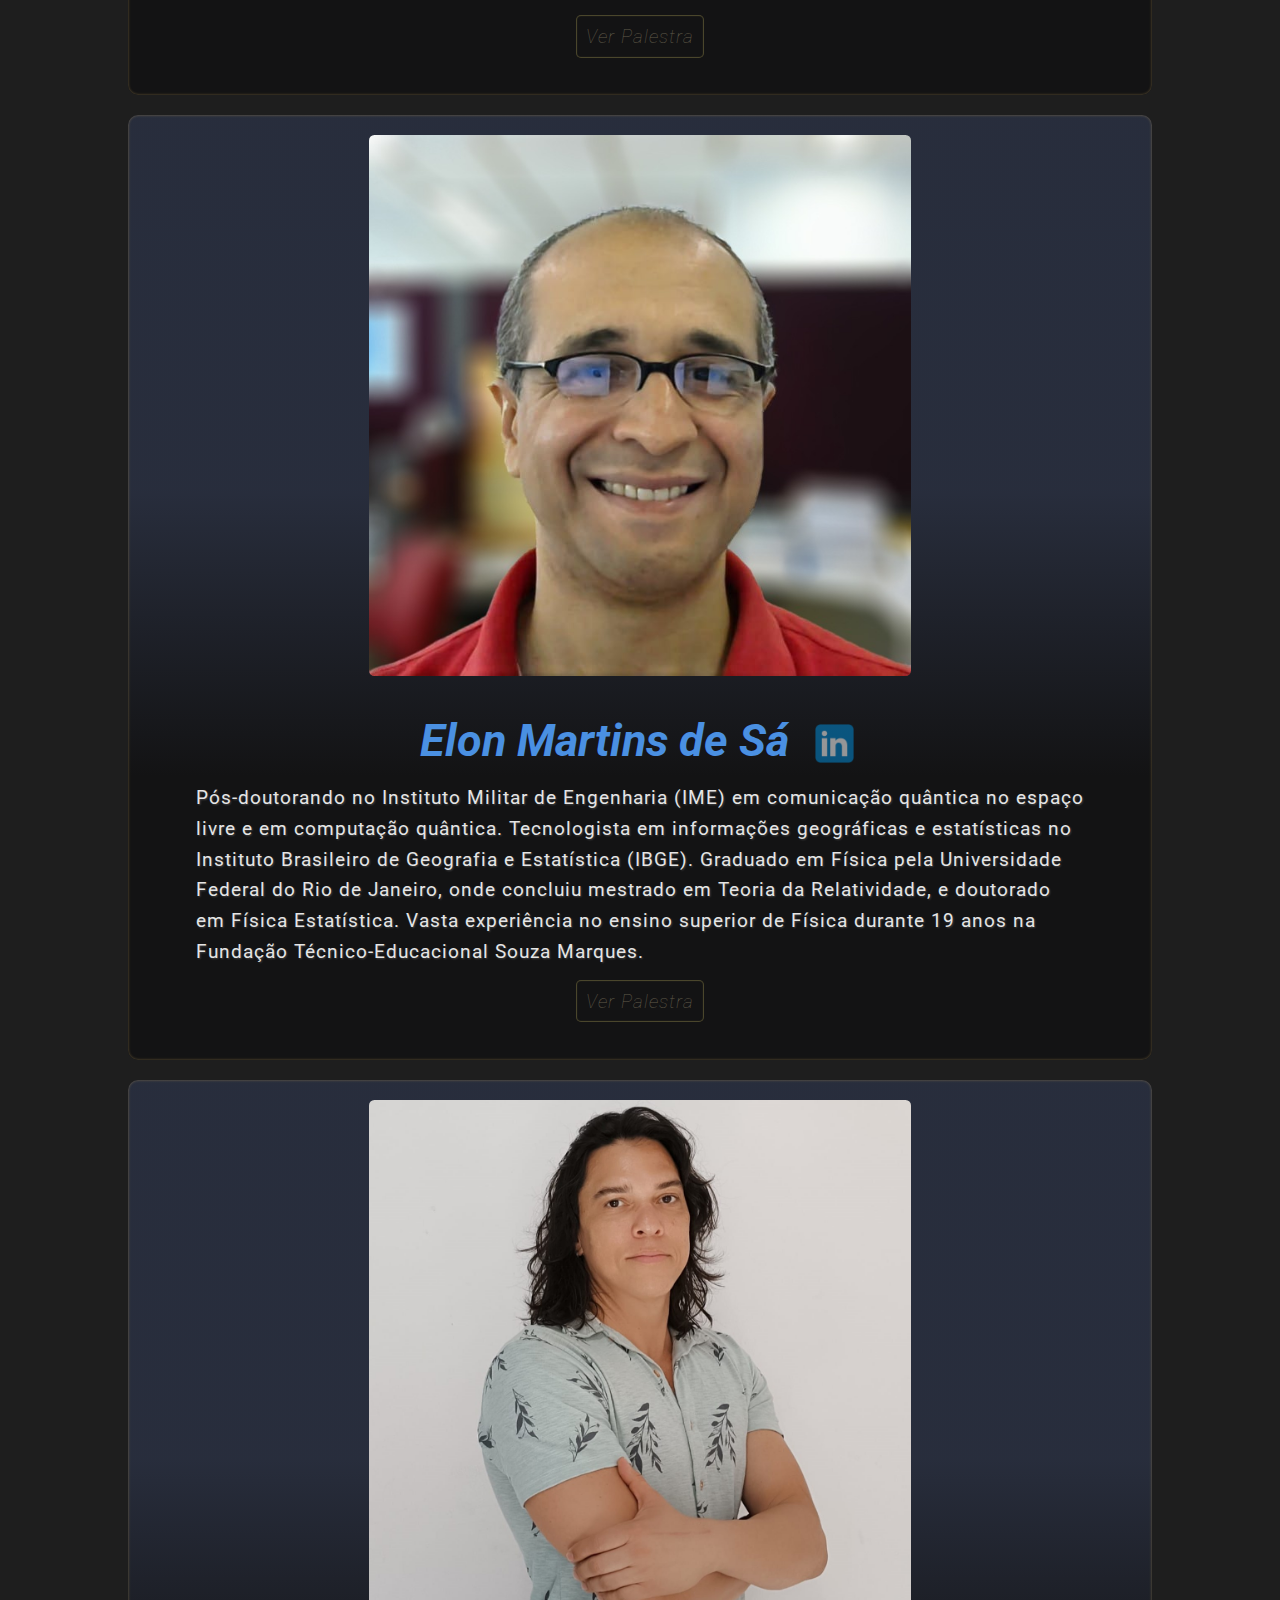
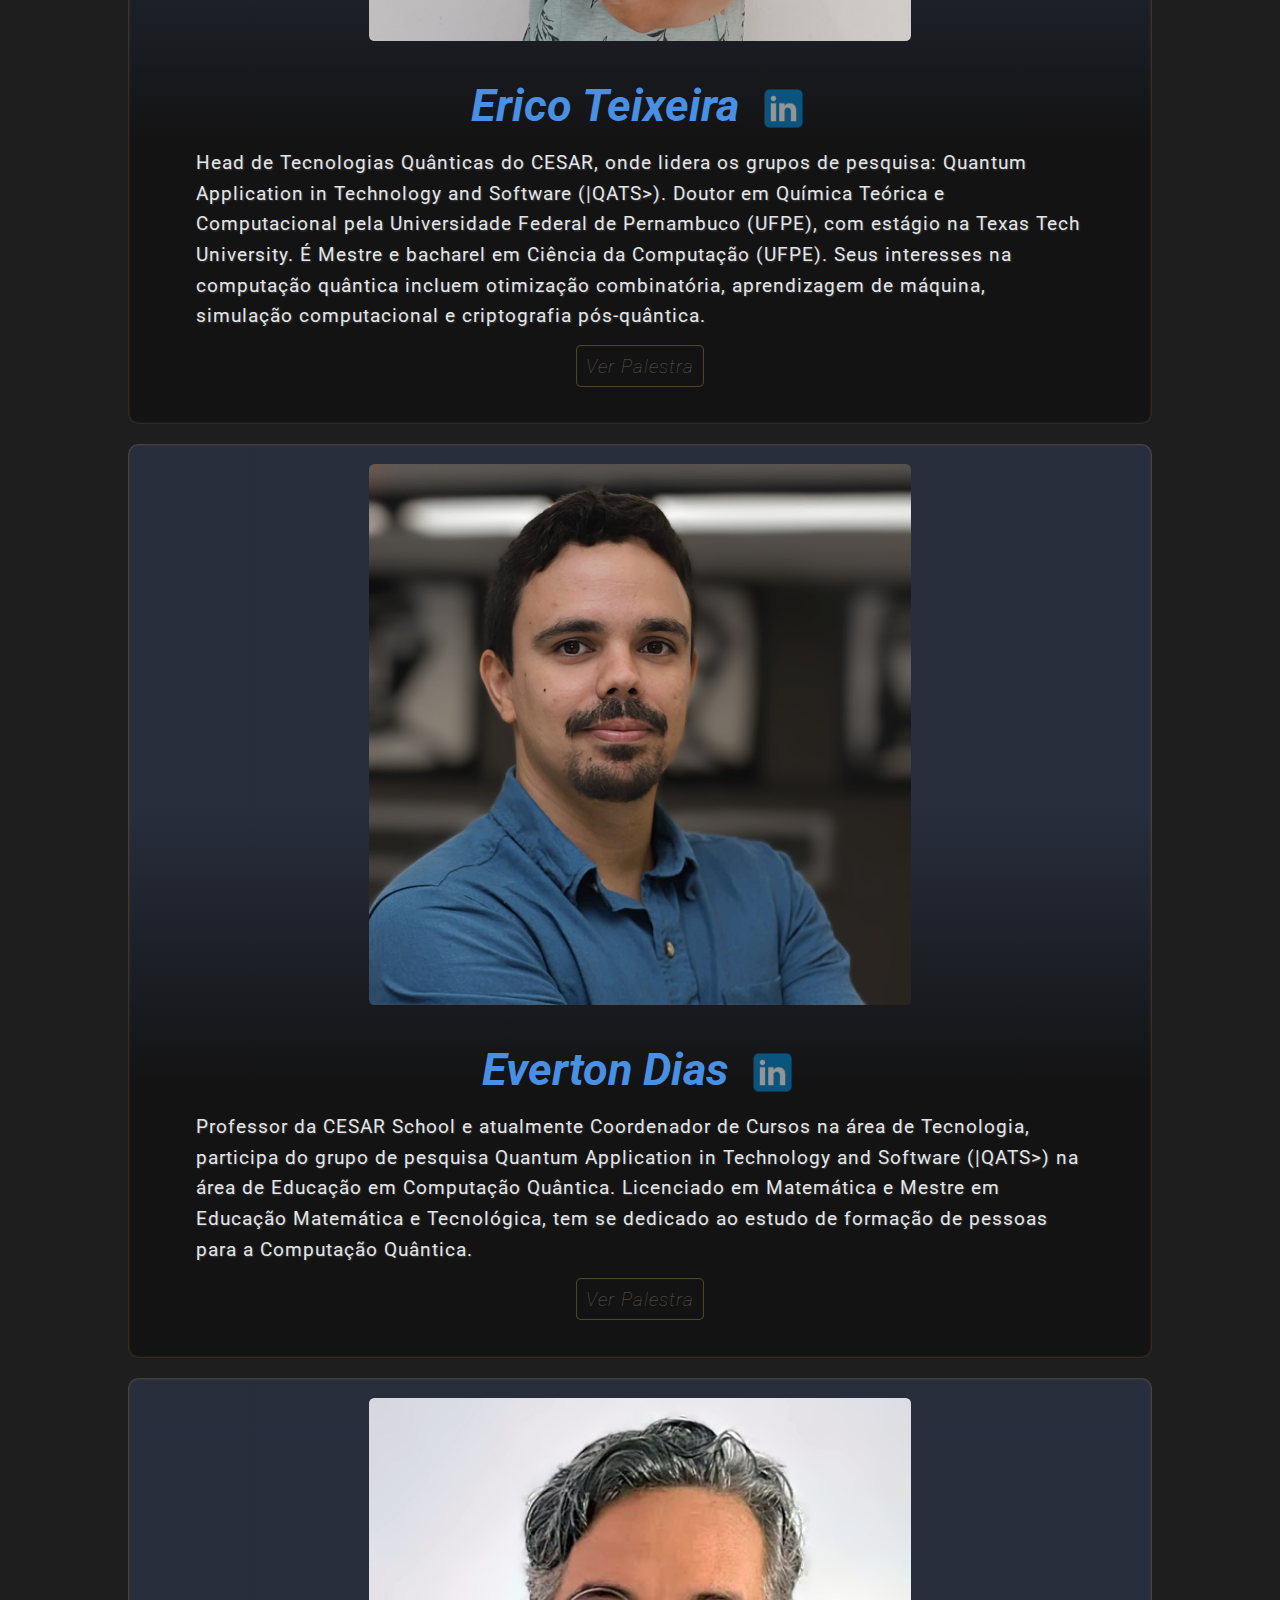
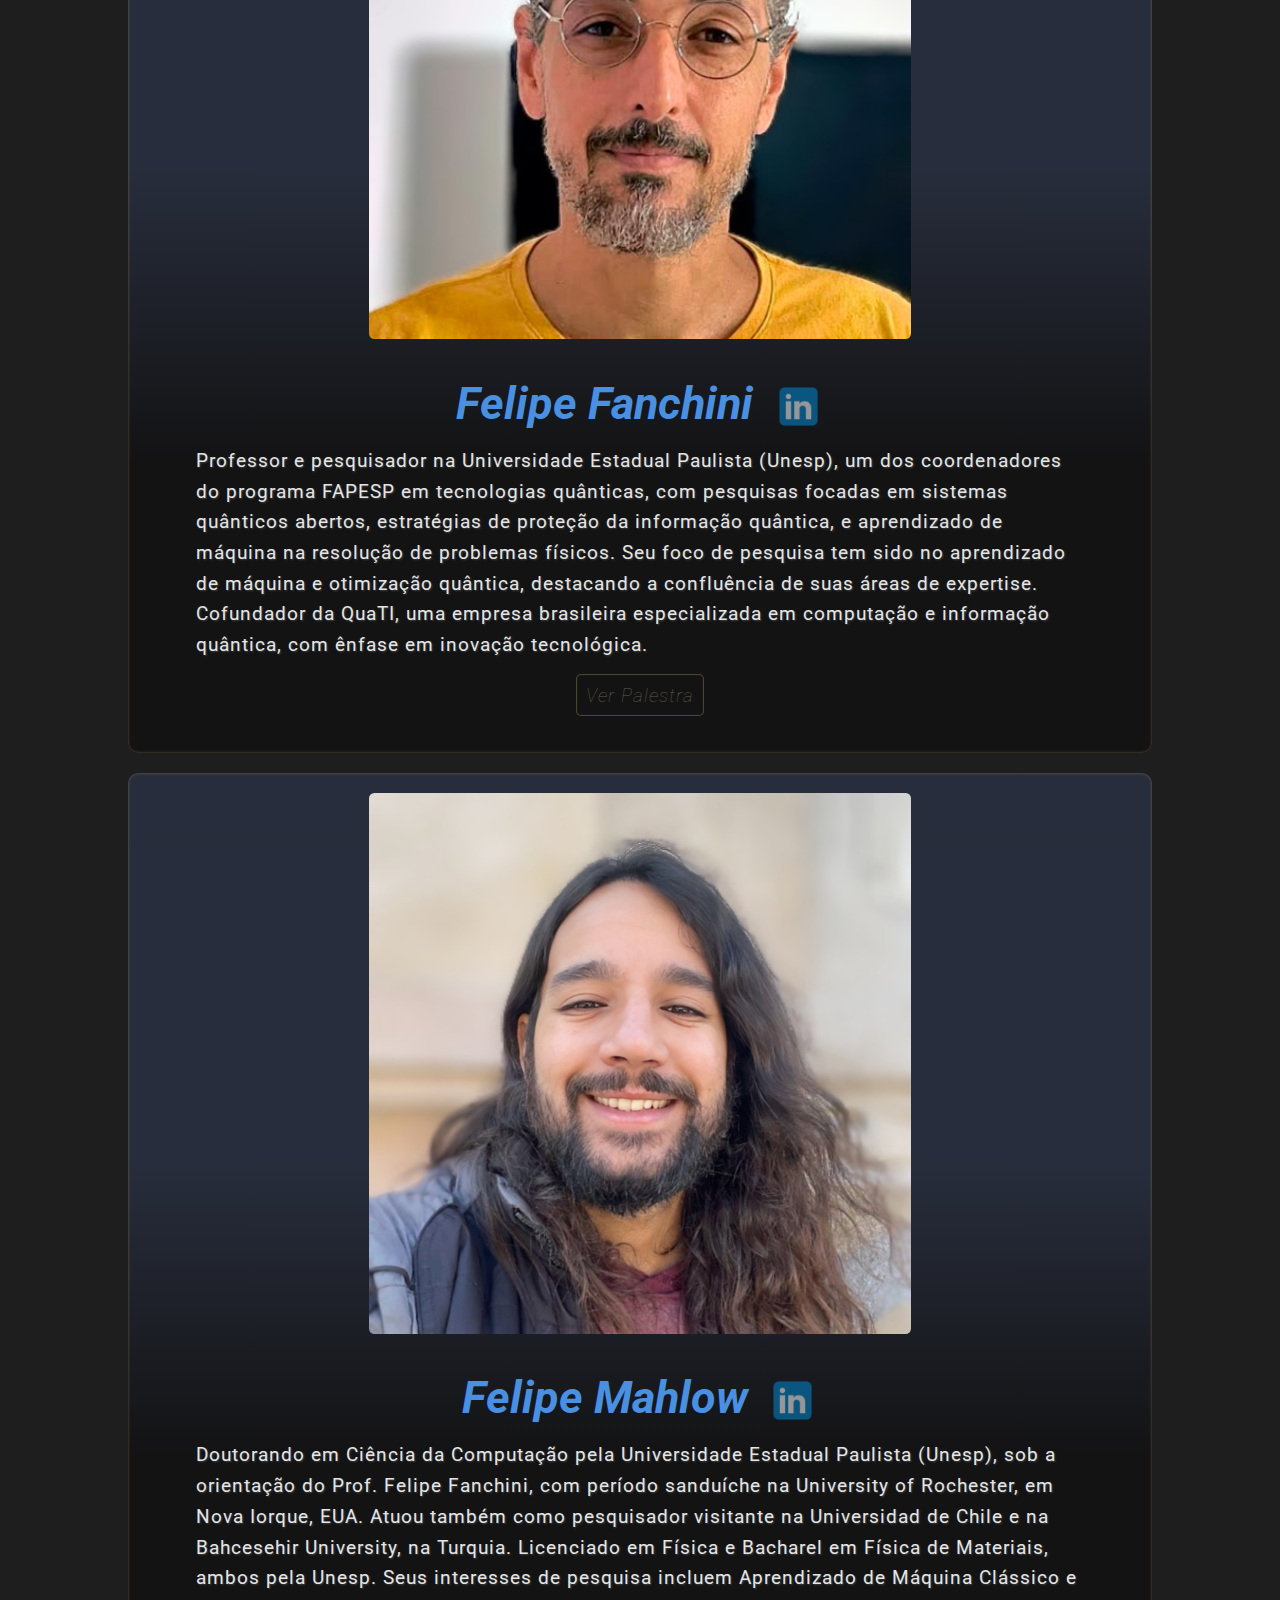
<file: index copy.html>
<!DOCTYPE html>
<html lang="pt-BR">

<head>
  <meta property="og:title" content="Qiskit Fall Fest Brasil - 2024">
  <meta property="og:description" content="Venha aprender computação quântica!">
  <meta property="og:image" content="https://qiskit-fall-fest-2024-brasil.github.io/img/whatsapp/whatsapp_m_br.jpg">
  <meta property="og:url" content="https://qiskit-fall-fest-2024-brasil.github.io/">
  <meta property="og:type" content="website">

  <meta charset="UTF-8">
  <meta name="viewport" content="width=device-width, initial-scale=1.0">
  <title>Qiskit Fall Fest 2025 - Brasil</title>
  <link rel="stylesheet" href="css/styles.css">
</head>
<body>
  <header>
    <section id="imagem-evento">
      <picture>
        <source srcset="img/top_image/image-desktop.png" media="(min-width: 768px)">
        <source srcset="img/top_image/image-mobile.png" media="(max-width: 767px)">
        <img src="img/top_image/image-desktop.png" alt="Qiskit Fall Fest logo">
      </picture>
    </section>      
    <a class="lang-switcher" href="index_en.html" >
      <p>EN</p>
      <img src="img/flags/uk.png" alt="uk flag"/>
    </a>
  </div>
  </header>

  <main>
  <div class="margin">

  <section class="descricao">
    <p>A edição brasileira do Qiskit Fall Fest 2025 será totalmente online e gratuita.</p>
  </section>

  <section class="descricao">
    <p>Para estudantes, profissionais de TI, entusiastas de ciência, e interessados em
      explorar o futuro da computação quântica.</p>
  </section>

  <section class="descricao">
    <p>Aprenda computação quântica e sua relação com a
      inteligência artificial.</p>
  </section>

  <section class="descricao"">
    <p>Palestras e atividades interativas
      de programação de computadores quânticos.</p>
  </section>

  <section class="descricao"" id="ultimo">
    <p></strong> Certificado para compor o seu currículo e comprovar a sua
      participação.</p>
  </section>

  <section id="formulario-inscricao">    
    <form id="form-inscricao">
      <button type="submit" onclick="abrirForm()">Inscrever-se</button>
    </form>
    <!-- <p style="text-align: center;" id="mensagem-sucesso"></p> -->
  </section>
  <div class = "instagram_div" >
    <a href="https://www.instagram.com/quantumfallfest/" target="_blank"><img src="img/instagram/logo.png"/></a>
    <a href="https://www.instagram.com/quantumfallfest/" target="_blank"><p class="instagram-link" target="_blank">Siga-nos no Instagram</p></a>
    <a href="https://www.instagram.com/quantumfallfest/" target="_blank"><img src="img/instagram/logo.png"/></a>
  </div>
  </div>

  
  <section class="cronograma_mobile">
    <h2>Cronograma</h2>
    <div class="day" id="Esquenta_pal">
      <h3>16/11 - Sábado (pré-evento)</h3>
      <div class="palestra-card">
          <h5>Introdução ao Python</h5>
          <p>14h - <a href="#organizadores">Wilson Oliveira da Fonseca</a></p>
      </div>
      <div class="palestra-card">
        <h5>Primeiros passos no Qiskit</h5>
        <p>14h50 - <a href="#organizadores">Maria Angélica Krüger Miranda</a></p>
      </div>
    </div>
    <div class="day" id="Segunda">
      <h3>18/11 - Segunda-Feira</h3>
      <div class="palestra-card" id="Fabricio_pal">
        <h5>Abertura - A história da Computação Quântica</h5>
        <p>18h30 - <a href="#organizadores">Douglas Jorge</a> e <a href="#organizadores">Fabrício Kolk</a></p>
    </div>
      <div class="palestra-card" id="Ana_pal">
          <h5>Quantum 101</h5>
          <p>19h10 - <a href="#Ana_desc">Ana Paula Appel</a></p>
      </div>
      <div class="palestra-card" id="Bruna_pal">
        <h5>Oportunidades de carreira na Computação Quântica</h5>
        <p>20h - <a href="#Bruna_desc">Bruna Shinohara de Mendonça</a></p>
      </div>
    </div>
    <div class="day" id="Terca">
      <h3>19/11 - Terça-Feira</h3>
      <div class="palestra-card" id="Victoria_pal">
          <h5>Quantum gravity meets Quantum Computing - Emerging spacetime as quantum error correction code</h5>
          <p>18h20 - <a href="#Victoria_desc">Victoria Porozova</p></a>
      </div>
      <div class="palestra-card" id="Gustavo_pal">
        <h5>Quantum For Change - Previsão de enchentes utilizando computação quântica</h5>
        <p>19h10 - <a href="#Gustavo_desc">Gustavo Arruda</a></p>
      </div>
      <div class="palestra-card" id="Jogi_pal">
        <h5>Simetrias no Aprendizado Quântico de Máquina</h5>
        <p>20h - <a href="#Jogi_desc">Jogi Suda Neto</a></p>
      </div>
    </div>
    <div class="day" id="Quarta">
      <h3>20/11 - Quarta-Feira</h3>
      <div class="palestra-card" id="Leticia_pal">
          <h5>Algoritmos de Otimização Quântica</h5>
          <p>18h20 - <a href="#Leticia_desc">Leticia Bertuzzi</a></p>
      </div>
      <div class="palestra-card" id="Victor_pal">
        <h5>QSVM, um modelo quântico para Machine Learning</h5>
        <p>19h10 - <a href="#Victor_desc">Victor Leme Beltran</a></p>
      </div>
      <div class="palestra-card" id="Ricardo_pal">
        <h5>Cibersegurança na Era Quântica: Desafios e Oportunidades - Laboratório Avançado de Redes e Segurança (LARS)</h5>
        <p>20h - <a href="#Ricardo_desc">Ricardo</a>, <a href="#Kelton_desc">Kelton</a>, <a href="#Felipe_M_desc">Felipe</a>, <a href="#Inae_desc">Inaê</a></p>
      </div>
    </div>
    
    <div class="day" id="Quinta">
      <h3>21/11 - Quinta-Feira</h3>
      <div class="palestra-card" id="Samurai_pal">
          <h5>Expectativas e Desafios em Otimização Quântica</h5>
          <p>18h20 - <a href="#Samurai_desc">Samuraí Brito</a></p>
      </div>
      <div class="palestra-card" id="Marcos_pal">
        <h5>Simulating spin biology using a Digital quantum computer</h5>
        <p>19h10 - <a href="#Marcos_desc">Marcos Cesar de Oliveira</a></p>
      </div>
      <div class="palestra-card" id="Felipe_F_pal">
        <h5>Algoritmos de Otimização Quântica: Métodos e Aplicações Práticas</h5>
        <p>20h - <a href="#Felipe_F_desc">Felipe Fanchini</a></p>
      </div>
    </div>
    <div class="day" id="Sexta">
      <h3>22/11 - Sexta-Feira</h3>
      <div class="palestra-card" id="Mauro_pal">
          <h5>Fundamentos da Criptografia Quântica</h5>
          <p>18h20 - <a href="#Mauro_desc">Mauro C. Andreassa</a></p>
      </div>
      <div class="palestra-card" id="Carlos_pal">
        <h5>Uma breve jornada da mecânica quântica para a computação quântica</h5>
        <p>19h10 - <a href="#Carlos_desc">Carlos H. G. Bessa</a></p>
      </div>
      <div class="palestra-card" id="Jullyano_pal">
        <h5>Shaking Qubits for Fun and Knowledge</h5>
        <p>20h - <a href="#Jullyano_desc">Jullyano Lino</a></p>
      </div>
    </div>
    <div class="day" id="Sabado">
      <h3>23/11 - Sábado</h3>
      <div class="palestra-card" id="Pamela_pal">
          <h5>QUBO e Otimização Combinatória para Soluções Reais</h5>
          <p>14h - <a href="#Pamela_desc">Pamela</a>, <a href="#Erico_desc">Erico</a>, <a href="#Everton_desc">Everton</a></p>
      </div>
      <div class="palestra-card" id="Elon_pal">
        <h5>Computação Quântica Fotônica: Realizações e Promessas</h5>
        <p>14h50 - <a href="#Elon_desc">Elon Martins de Sá</a></p>
      </div>
      <div class="palestra-card" id="Miguel_pal">
        <h5>Introdução à correção de erros na Computação Quântica</h5>
        <p>15h40 - <a href="#Miguel_desc">Miguel Lisboa</a></p>
      </div>
      <div class="palestra-card" id="Jose_pal">
        <h5>Tópicos avançados em correção de erros na Computação Quântica</h5>
        <p>16h30 - <a href="#Jose_desc">José Victor S. Scursulim</a></p>
      </div>
    </div>  
  </section>

  <h2 class="programacao_semana" id="pre_evento">Programação pré-evento - Tarde:</h2>
  <div class="cronograma_desktop_sabado">
    
    <h3>16/11 - Sábado</h3>
      <div class="palestra-card">
          <h5>Introdução ao Python</h5>
          <p>14h - <a href="#organizadores">Wilson Oliveira da Fonseca</a><!--<a href="#Wilson_desc">&#128712</a>--></p>
      </div>
      <div class="palestra-card">
        <h5>Primeiros passos no Qiskit</h5>
        <p>14h50 - <a href="#organizadores">Maria Angélica Krüger Miranda</a><!--<a href="#Maria_desc">&#128712</a>--></p>
      </div>
  </div>

  <h2 class="programacao_semana" id="h2_hide">Programação Semanal - Noite</h2>
  <section class="cronograma_desktop" id="cronograma_desktop">
    <h3>18/11 - Segunda-Feira</h3>
      <div class="palestra-card" id="Fabricio_pal">
        <h5>Abertura - A história da Computação Quântica</h5>
        <p>18h30 - <a href="#organizadores">Douglas Jorge</a> e <a href="#organizadores">Fabrício Kolk</a><!--<a href="#Fabricio_desc">&#128712</a>--></p>
      </div>
      
      <div class="palestra-card" id="Ana_pal_m">
          <h5>Quantum 101</h5>
          <p>19h10 - <a href="#Ana_desc">Ana Paula Appel</a></p>
      </div>
      
      <div class="palestra-card" id="Bruna_pal_m">
        <h5>Oportunidades de carreira na Computação Quântica</h5>
        <p>20h - <a href="#Bruna_desc">Bruna Shinohara de Mendonça</a></p>
      </div>
      
    
      <h3 class="change_color change_color">19/11 - Terça-Feira</h3>
      <div class="palestra-card change_color" id="Victoria_pal_m">
          <h5>Quantum gravity meets Quantum Computing - Emerging spacetime as quantum error correction code</h5>
          <p>18h20 - <a href="#Victoria_desc">Victoria Porozova</p></a>
      </div>
      <div class="palestra-card change_color" id="Gustavo_pal_m">
        <h5>Quantum For Change - Previsão de enchentes utilizando computação quântica</h5>
        <p>19h10 - <a href="#Gustavo_desc">Gustavo Arruda</a></p>
      </div>
      <div class="palestra-card change_color" id="Jogi_pal_m">
        <h5>Simetrias no Aprendizado Quântico de Máquina</h5>
        <p>20h - <a href="#Jogi_desc">Jogi Suda Neto</a></p>
      </div>
      
    
      <h3>20/11 - Quarta-Feira</h3>
      <div class="palestra-card" id="Leticia_pal_m">
          <h5>Algoritmos de Otimização Quântica</h5>
          <p>18h20 - <a href="#Leticia_desc">Leticia Bertuzzi</a></p>
      </div>
      <div class="palestra-card" id="Victor_pal_m">
        <h5>QSVM, um modelo quântico para Machine Learning</h5>
        <p>19h10 - <a href="#Victor_desc">Victor Leme Beltran</a></p>
      </div>
      
      <div class="palestra-card" id="Ricardo_pal_m">
        <h5>Cibersegurança na Era Quântica: Desafios e Oportunidades - Laboratório Avançado de Redes e Segurança (LARS)</h5>
        <p>20h - <a href="#Ricardo_desc">Ricardo</a>, <a href="#Kelton_desc">Kelton</a>, <a href="#Felipe_M_desc">Felipe</a>, <a href="#Inae_desc">Inaê</a></p>
      </div>
    
    
     
      <h3 class="change_color">21/11 - Quinta-Feira</h3>
      <div class="palestra-card change_color" id="Samurai_pal_m">
        
          <h5>Expectativas e Desafios em Otimização Quântica</h5>
          <p>18h20 - <a href="#Samurai_desc">Samuraí Brito</a></p>
      </div>
      
      <div class="palestra-card change_color" id="Marcos_pal_m">
        <h5>Simulating spin biology using a Digital quantum computer</h5>
        <p>19h10 - <a href="#Marcos_desc">Marcos Cesar de Oliveira</a></p>
      </div>
      <div class="palestra-card change_color" id="Felipe_F_pal_m">
        <h5>Algoritmos de Otimização Quântica: Métodos e Aplicações Práticas</h5>
        <p>20h - <a href="#Felipe_F_desc">Felipe Fanchini</a></p>
      </div>
      
    
      <h3>22/11 - Sexta-Feira</h3>
      <div class="palestra-card" id="Mauro_pal_m">
          <h5>Fundamentos da Criptografia Quântica</h5>
          <p>18h20 - <a href="#Mauro_desc">Mauro C. Andreassa</a></p>
      </div>
      <div class="palestra-card" id="Carlos_pal_m">
        <h5>Uma breve jornada da mecânica quântica para a computação quântica</h5>
        <p>19h10 - <a href="#Carlos_desc">Carlos H. G. Bessa</a></p>
      </div>
      
      <div class="palestra-card" id="Jullyano_pal_m">
        <h5>Shaking Qubits for Fun and Knowledge</h5>
        <p>20h - <a href="#Jullyano_desc">Jullyano Lino</a></p>
      </div>
  </section>

  <h2 class="programacao_semana" id="h2_hide">Programação - Tarde</h2>
  <div class="cronograma_desktop_sabado less_padding" id="target_sabado">
    <h3 id="less_padding_h3">23/11 Sábado</h3>
    <div class="palestra-card smaller_h5" id="Pamela_pal_m">
      <h5>QUBO e Otimização Combinatória para Soluções Reais</h5>
      <p>14h - <a href="#Pamela_desc">Pamela</a>, <a href="#Erico_desc">Erico</a>, <a href="#Everton_desc">Everton</a></p>
  </div>
  <div class="palestra-card smaller_h5" id="Elon_pal_m">
    <h5>Computação Quântica Fotônica: Realizações e Promessas</h5>
    <p>14h50 - <a href="#Elon_desc">Elon Martins de Sá</a></p>
  </div> 
  <div class="palestra-card smaller_h5" id="Miguel_pal_m">
    <h5>Introdução à correção de erros na Computação Quântica</h5>
    <p>15h40 - <a href="#Miguel_desc">Miguel Lisboa</a></p>
  </div>
  <div class="palestra-card smaller_h5" id="Jose_pal_m">
    <h5>Tópicos avançados em correção de erros na Computação Quântica</h5>
    <p>16h30 - <a href="#Jose_desc">José Victor S. Scursulim</a></p>
  </div>
  </div>
  
  <section class="palestrantes">
    
    <h2>Palestrantes</h2>
    
    <div id="Ana_desc" class="palestrante-card">
      <img class="palestrante-photo" src="Palestrantes/Ana/foto.jpg" alt="Foto Ana">
      <div class="info-palestrante">
        <!-- <p><strong>Tema:</strong> "Introdução à Computação Quântica"</p> -->
        <!-- <p><strong>Horário:</strong> 10h00 - 11h00</p> -->
        <div class = "nome_palestrante_linkedin_icone">
          <h3>Ana Paula Appel</h3>
          <a href="https://www.linkedin.com/in/paulinhaappel/", target="_blank">
            <img class="linkedin" src="img/linkedin/icons8-linkedin-480.png" alt="LinkedIn" >
          </a>
        </div>
        <p class="bio"> 
          Senior AI Engineer, distinguished Quantum Ambassador, 
          e chefe do conselho global de Ciência de Dados da IBM.
          Doutorado em Ciência da Computação pela USP com estadia na Carnegie Mellon University,
          focada na mineração de redes complexas.
          Mais de 40 artigos publicados com mais de 1100 citações, é
          a primeira mulher certificada em Ciência de Dados L3 na América Latina.
          Recebeu o Prism Award da Society of Women Engineering em 2024 e incluída na lista "Women Engineers that you should know" em 2022.
          Master Inventor (IBM) de 2016 a 2019, 
          com 36 patentes concedidas e mais de 58 registradas no USPTO.</p>  
          <p id="ver_palestra"><a href="#Ana_pal" >Ver Palestra</a></p>
          <p id="voltar_cronograma"><a href="#Ana_pal_m" >Ver Palestra</a></p>      
      </div>
    </div>

    <div id="Bruna_desc" class="palestrante-card">
      <img  class="palestrante-photo" src="Palestrantes/Bruna/foto.jpg" alt="Foto Bruna">
      <div class="info-palestrante">
        <!-- <p><strong>Tema:</strong> "Introdução à Computação Quântica"</p> -->
        <!-- <p><strong>Horário:</strong> 10h00 - 11h00</p> -->
        <div class = "nome_palestrante_linkedin_icone">
          <h3 >Bruna Shinohara de Mendonça</h3>
          <a href="https://www.linkedin.com/in/bruna-shinohara-de-mendonca/", target="_blank">
            <img class="linkedin" src="img/linkedin/icons8-linkedin-480.png" alt="LinkedIn" >
          </a>
        </div>
    
        <p class="bio">
          Staff Scientist - Quantum Technologies na CMC Microsystems, Canadá, onde
          desenvolve algoritmos quânticos e treinamentos em tecnologias quânticas.
          Doutorado em Física (USP), com foco em Teoria da Matéria Condensada e Computação Quântica. 
          Comunicadora científica com conteúdos em português e inglês sobre Física e Tecnologias Quânticas,
          com artigos publicados no Qiskit Medium oficial, podcasts e revistas científicas populares. 
          Ministrou cursos de Computação Quântica para universidades e organizações. 
          Premiada pela Universidade de São Paulo, Quantum Innovation Summit e UnitaryHack.</p>
          <p id="ver_palestra"><a href="#Bruna_pal" >Ver Palestra</a></p>
          <p id="voltar_cronograma"><a href="#Bruna_pal_m" >Ver Palestra</a></p>      

      </div>
    </div>

    <div id="Carlos_desc" class="palestrante-card">
      <img class="palestrante-photo" src="Palestrantes/Carlos/foto.jpg" alt="Foto Carlos">
      <div class="info-palestrante">
        <!-- <p><strong>Tema:</strong> "Introdução à Computação Quântica"</p> -->
        <!-- <p><strong>Horário:</strong> 10h00 - 11h00</p> -->
        <div class = "nome_palestrante_linkedin_icone">
          <h3 >Carlos H. G. Bessa</h3>
          <a href="https://www.linkedin.com/in/carlos-h-g-bessa-65b0b7239/", target="_blank">
            <img class="linkedin" src="img/linkedin/icons8-linkedin-480.png" alt="LinkedIn" >
          </a>
        </div>
        
        <p class="bio">Pesquisador e professor na startup britânica Zaiku Group Ltd. Pós-doutorados pela Tufts University,
          Universidade Federal da Paraíba, Centro Brasileiro de Pesquisas Físicas, e Universidade de São Paulo.
          Doutorado em Física pela Universidade Federal da Paraíba, Mestrado e Bacharel em Física pela Universidade Federal do Rio Grande do Norte.
          Possui diversos interesses em física, 
          matemática e computação quântica, 
          em especial hardwares quânticos, 
          algoritmos de otimização e aprendizado 
          de máquinas quânticas.</p>
          <p id="ver_palestra"><a href="#Carlos_pal">Ver Palestra</a></p>
          <p id="voltar_cronograma"><a href="#Carlos_pal_m">Ver Palestra</a></p>
      </div>
    </div>

    <div id="Elon_desc" class="palestrante-card">
      <img class="palestrante-photo" src="Palestrantes/Elon/foto.jpg" alt="Foto Elon">
      <div class="info-palestrante">
        <!-- <p><strong>Tema:</strong> "Introdução à Computação Quântica"</p> -->
        <!-- <p><strong>Horário:</strong> 10h00 - 11h00</p> -->
        <div class = "nome_palestrante_linkedin_icone">
          <h3 >Elon Martins de Sá</h3>
          <a href="https://www.linkedin.com/in/elon-martins-de-s%C3%A1-149850239/", target="_blank">
            <img class="linkedin" src="img/linkedin/icons8-linkedin-480.png" alt="LinkedIn" >
          </a>
        </div>
        
        <p class="bio">Pós-doutorando no
          Instituto Militar de Engenharia (IME) em comunicação quântica no espaço livre e em
          computação quântica. Tecnologista em informações
          geográficas e estatísticas no Instituto Brasileiro de Geografia e Estatística (IBGE).
          Graduado em Física pela Universidade
          Federal do Rio de Janeiro, onde
          concluiu mestrado em Teoria da Relatividade, e
          doutorado em Física Estatística. Vasta experiência no ensino superior de Física durante 19 anos
          na Fundação Técnico-Educacional Souza Marques.</p>
          <p id="ver_palestra"><a href="#Elon_pal" >Ver Palestra</a>
        </p>
        <p id="voltar_cronograma"><a href="#Elon_pal_m" >Ver Palestra</a></p>      

      </div>
    </div>

    <div id="Erico_desc" class="palestrante-card">
      <img class="palestrante-photo" src="Palestrantes/Erico/foto.jpg" alt="Foto Erico">
      <div class="info-palestrante">
        <!-- <p><strong>Tema:</strong> "Introdução à Computação Quântica"</p> -->
        <!-- <p><strong>Horário:</strong> 10h00 - 11h00</p> -->
        <div class = "nome_palestrante_linkedin_icone">
          <h3 >Erico Teixeira</h3>
          <a href="https://www.linkedin.com/in/erico-souza-teixeira/", target="_blank">
            <img class="linkedin" src="img/linkedin/icons8-linkedin-480.png" alt="LinkedIn" >
          </a>
        </div>
        
        <p class="bio"> 
          Head de Tecnologias Quânticas do CESAR, onde lidera os grupos de pesquisa: Quantum Application in Technology and Software (|QATS>).
          Doutor em Química Teórica e Computacional pela Universidade Federal de Pernambuco (UFPE),
          com estágio na Texas Tech University. É Mestre e bacharel em Ciência da Computação (UFPE).
          Seus interesses na computação quântica incluem otimização combinatória, aprendizagem de máquina, simulação computacional e criptografia pós-quântica.</p>
          <p id="ver_palestra"><a href="#Pamela_pal" >Ver Palestra</a>
        </p>
        <p id="voltar_cronograma"><a href="#Pamela_pal_m" >Ver Palestra</a></p>      

      </div>
    </div>

    <div id="Everton_desc" class="palestrante-card">
      <img class="palestrante-photo" src="Palestrantes/Everton/foto.jpg" alt="Foto Everton">
      <div class="info-palestrante">
        <!-- <p><strong>Tema:</strong> "Introdução à Computação Quântica"</p> -->
        <!-- <p><strong>Horário:</strong> 10h00 - 11h00</p> -->
        <div class = "nome_palestrante_linkedin_icone">
          <h3 >Everton Dias</h3>
          <a href="https://www.linkedin.com/in/evertondiasb/", target="_blank">
            <img class="linkedin" src="img/linkedin/icons8-linkedin-480.png" alt="LinkedIn" >
          </a>
        </div>
        <p class="bio">
          Professor da CESAR School e atualmente Coordenador de Cursos na área de Tecnologia,
          participa do grupo de pesquisa Quantum Application in Technology and Software (|QATS>)
          na área de Educação em Computação Quântica. Licenciado em Matemática e Mestre em
          Educação Matemática e Tecnológica, tem se dedicado ao estudo de formação de pessoas
          para a Computação Quântica.</p>
          <p id="ver_palestra"><a href="#Pamela_pal" >Ver Palestra</a>
        </p>
        <p id="voltar_cronograma"><a href="#Pamela_pal_m" >Ver Palestra</a></p>      

      </div>
    </div>

    <div id="Felipe_F_desc" class="palestrante-card">
      <img class="palestrante-photo" src="Palestrantes/Felipe/foto.jpg" alt="Foto Felipe">
      <div class="info-palestrante">
        <!-- <p><strong>Tema:</strong> "Introdução à Computação Quântica"</p> -->
        <!-- <p><strong>Horário:</strong> 10h00 - 11h00</p> -->
        <div class = "nome_palestrante_linkedin_icone">
          <h3 >Felipe Fanchini</h3>
          <a href="https://www.linkedin.com/in/felipe-fanchini-20579453/", target="_blank">
            <img class="linkedin" src="img/linkedin/icons8-linkedin-480.png" alt="LinkedIn" >
          </a>
        </div>

        <p class="bio"> Professor e pesquisador na Universidade Estadual Paulista (Unesp), um 
            dos coordenadores do programa FAPESP em tecnologias quânticas, com pesquisas
            focadas em sistemas quânticos abertos, estratégias de proteção da informação quântica, e 
            aprendizado de máquina na resolução de problemas físicos. Seu foco
            de pesquisa tem sido no aprendizado de máquina e otimização quântica, destacando a confluência
            de suas áreas de expertise. Cofundador da QuaTI, uma empresa brasileira especializada em computação
            e informação quântica, com ênfase em inovação tecnológica.</p>
          <p id="ver_palestra"><a href="#Felipe_F_pal" >Ver Palestra</a>
        </p>
        <p id="voltar_cronograma"><a href="#Felipe_F_pal_m" >Ver Palestra</a></p>      

      </div>
    </div>

    <div id="Felipe_M_desc" class="palestrante-card">
      <img class="palestrante-photo" src="Palestrantes/FelipeM/foto.jpg" alt="Foto Felipe Mahlow">
      <div class="info-palestrante">
        <div class = "nome_palestrante_linkedin_icone">
          <h3 >Felipe Mahlow</h3>
          <a href="https://www.linkedin.com/in/felipe-mahlow/", target="_blank">
            <img class="linkedin" src="img/linkedin/icons8-linkedin-480.png" alt="LinkedIn" >
          </a>
        </div>
        <p class="bio"> 
          Doutorando em Ciência da Computação pela Universidade Estadual Paulista (Unesp),
          sob a orientação do Prof. Felipe Fanchini, com período sanduíche na University of Rochester,
          em Nova Iorque, EUA. Atuou também como pesquisador visitante na Universidad de Chile
          e na Bahcesehir University, na Turquia. Licenciado em Física e Bacharel em Física de Materiais,
          ambos pela Unesp. Seus interesses de pesquisa incluem Aprendizado de Máquina Clássico e Quântico,
          com foco em suas aplicações à Ciência da Informação Quântica, além de Inteligência Artificial Generativa.</p>
          <p id="ver_palestra"><a href="#Ricardo_pal" >Ver Palestra</a>
        </p>
        <p id="voltar_cronograma"><a href="#Ricardo_pal_m" >Ver Palestra</a></p>      

      </div>
    </div>

    <div id="Gustavo_desc" class="palestrante-card">
      <img class="palestrante-photo" src="Palestrantes/Gustavo/foto.jpg" alt="Foto Gustavo">
      <div class="info-palestrante">
        <!-- <p><strong>Tema:</strong> "Introdução à Computação Quântica"</p> -->
        <!-- <p><strong>Horário:</strong> 10h00 - 11h00</p> -->
        <div class = "nome_palestrante_linkedin_icone">
          <h3>Gustavo Arruda</h3>
          <a href="https://www.linkedin.com/in/gustavo-arruda-6b3ba332/", target="_blank">
            <img class="linkedin" src="img/linkedin/icons8-linkedin-480.png" alt="LinkedIn" >
          </a>
        </div>
        <p class="bio"> 
          Gustavo Arruda é co-fundador da QuaTI - Quantum Technology & Information, uma empresa Brasileira dedicada
           à exploração de tecnologias quânticas. Formado em Física pela Universidade Federal de São Carlos (UFSCar)
           e PhD em Física pelo Instituto de Física de São Carlos (IFSC-USP), atua em problemas de Otimização Quântica
           e QML. Atualmente está realizando o seu terceiro pós-doutoramento no Laboratório de Arquitetura
           e Redes de Computadores (LARC-EPUSP) atuando em problemas de otimização quântica.</p>  
          <p id="ver_palestra"><a href="#Gustavo_pal" >Ver Palestra</a></p>    
          <p id="voltar_cronograma"><a href="#Gustavo_pal_m" >Ver Palestra</a></p>      

      </div>
    </div>

    <div id="Inae_desc" class="palestrante-card">
      <img class="palestrante-photo" src="Palestrantes/Inae/foto.jpg" alt="Foto Inaê">
      <div class="info-palestrante">
        <div class = "nome_palestrante_linkedin_icone">
          <h3 >Inaê Soares de Figueiredo</h3>
          <a href="https://www.linkedin.com/in/inaesoares/", target="_blank">
            <img class="linkedin" src="img/linkedin/icons8-linkedin-480.png" alt="LinkedIn" >
          </a>
        </div>
        <p class="bio"> 
          Mestranda e Bacharel em Ciência da Computação pela Universidade Estadual Paulista - UNESP. 
          É integrante do Laboratório Avançado de Redes e Segurança (LARS) e atualmente se dedica 
          a pesquisas que exploram a interseção da cibersegurança, da computação quântica e do aprendizado de máquina.</p>
          <p id="ver_palestra"><a href="#Ricardo_pal" >Ver Palestra</a>
        </p>
        <p id="voltar_cronograma"><a href="#Ricardo_pal_m" >Ver Palestra</a></p>      

      </div>
    </div>

    <div id="Jogi_desc" class="palestrante-card">
      <img class="palestrante-photo" src="Palestrantes/Jogi/foto.jpg" alt="Foto Jogi">
      <div class="info-palestrante">
        <!-- <p><strong>Tema:</strong> "Introdução à Computação Quântica"</p> -->
        <!-- <p><strong>Horário:</strong> 10h00 - 11h00</p> -->
        <div class = "nome_palestrante_linkedin_icone">
          <h3 >Jogi Suda Neto</h3>
          <a href="https://www.linkedin.com/in/jogi-suda-msc-792a97190/", target="_blank">
            <img class="linkedin" src="img/linkedin/icons8-linkedin-480.png" alt="LinkedIn" >
          </a>
        </div>
        
        <p class="bio">Jogi é cofundador da QuaTI e atua em pesquisa, ensino e consultoria na área de computação quântica. 
          Possui bacharelado e mestrado em Ciência da Computação pela Universidade Estadual Paulista "Júlio de Mesquita Filho" (UNESP).
          Em sua trajetória de pesquisa, aprofundou-se em aprendizado de máquina quântica e processamento de sinais 
          para o diagnóstico de doenças neurodegenerativas através da fala. Atualmente, seu foco em aprendizado de 
          máquina quântica está direcionado para a física de altas energias.</p>
          <p id="ver_palestra"><a href="#Jogi_pal" >Ver Palestra</a>
        </p>
        <p id="voltar_cronograma"><a href="#Jogi_pal_m" >Ver Palestra</a></p>      

      </div>
    </div>

    <div id="Jose_desc" class="palestrante-card">
      <img class="palestrante-photo" src="Palestrantes/Jose/foto.jpg" alt="Foto Jose">
      <div class="info-palestrante">
        <!-- <p><strong>Tema:</strong> "Introdução à Computação Quântica"</p> -->
        <!-- <p><strong>Horário:</strong> 10h00 - 11h00</p> -->
        <div class = "nome_palestrante_linkedin_icone">
          <h3 >José Victor S. Scursulim</h3>
          <a href="https://www.linkedin.com/in/jvscursulim/", target="_blank">
            <img class="linkedin" src="img/linkedin/icons8-linkedin-480.png" alt="LinkedIn" >
          </a>
        </div>
        <p class="bio">
          Mestre em Física pela Universidade Federal do Espírito Santo com ênfase em computação quântica e teoria quântica de correção de erros.
          Desenvolvedorde Qiskit certificado pela IBM e Qiskit Advocate desde 2021. Pesquisador nas
          áreas de relatividade restrita, mecânica quântica e computação quântica. Atua como
          analista de computação quântica no Instituto de Ciência e Tecnologia Itaú Unibanco, aplicando seus conhecimentos
          em computação clássica e quântica para resolver problemas relacionados ao mercado financeiro.</p>
          <p id="ver_palestra"><a href="#Jose_pal" >Ver Palestra</a>
        </p>
        <p id="voltar_cronograma"><a href="#Jose_pal_m" >Ver Palestra</a></p>      

      </div>
    </div>


    <div id="Jullyano_desc" class="palestrante-card">
      <img class="palestrante-photo" src="Palestrantes/Jullyano/foto.jpg" alt="Foto Carlos">
      <div class="info-palestrante">
        <!-- <p><strong>Tema:</strong> "Introdução à Computação Quântica"</p> -->
        <!-- <p><strong>Horário:</strong> 10h00 - 11h00</p> -->
        <div class = "nome_palestrante_linkedin_icone">
          <h3 >Jullyano Lino</h3>
          <a href="https://www.linkedin.com/in/jullyanolino/", target="_blank">
            <img class="linkedin" src="img/linkedin/icons8-linkedin-480.png" alt="LinkedIn" >
          </a>
        </div>
        
        <p class="bio">
          Bacharel em Ciência da Computação (UFPI), pós-graduado em Computação Quântica (UniRitter)
          e bacharelando em Matemática (Uninter). Publicou sobre sensoriamento quântico (RADAR & LIDAR)
          aplicado à defesa nacional (ITA, 2023). Divulga a segurança cibernética quântica (MindTheSec, 2023),
          traduz a documentação oficial do IBM Qiskit e pesquisa ameaças e vulnerabilidades de protocolos quânticos.
          Analista de segurança da informação (CISSP & C|TIA) na ENAP e participante de desafios de computação quântica
          (IBM, QWorld) e de cybersecurity (CTF).</p>
          <p id="ver_palestra"><a href="#Jullyano_pal" >Ver Palestra</a>
        </p>
        <p id="voltar_cronograma"><a href="#Jullyano_pal_m" >Ver Palestra</a></p>      

      </div>
    </div>

    <div id="Kelton_desc" class="palestrante-card">
      <img class="palestrante-photo" src="Palestrantes/Kelton/foto.jpg" alt="Foto Kelton">
      <div class="info-palestrante">
        <div class = "nome_palestrante_linkedin_icone">
          <h3 >Kelton Augusto P. da Costa</h3>
          <a href="https://www.linkedin.com/in/kelton-costa-862546252/", target="_blank">
            <img class="linkedin" src="img/linkedin/icons8-linkedin-480.png" alt="LinkedIn" >
          </a>
        </div>
        <p class="bio"> 
          Membro Senior do IEEE, Professor dos cursos de Ciência da Computação e Sistemas de Informação
          da Universidade Estadual Paulista Júlio de Mesquita Filho (UNESP - Bauru). 
          Professor permanente do Programa de Mestrado e Doutorado em Ciência da Computação da UNESP,
          com ênfase em Arquitetura de Sistemas Computacionais
          e Sistemas Distribuídos, Gestão em Redes de Computadores,
          Segurança de Computadores, Sistemas de Detecção de Anomalias e Assinaturas em Redes de Computadores,
          Análise de Fluxo de Dados em Redes de Computadores e Computação Quântica.</p>
          <p id="ver_palestra"><a href="#Ricardo_pal" >Ver Palestra</a>
        </p>
        <p id="voltar_cronograma"><a href="#Ricardo_pal_m" >Ver Palestra</a></p>      

      </div>
    </div>

    <div id="Leticia_desc" class="palestrante-card">
      <img class="palestrante-photo" src="Palestrantes/Leticia/foto.jpg" alt="Foto Leticia">
      <div class="info-palestrante">
        <!-- <p><strong>Tema:</strong> "Introdução à Computação Quântica"</p> -->
        <!-- <p><strong>Horário:</strong> 10h00 - 11h00</p> -->
        <div class = "nome_palestrante_linkedin_icone">
          <h3 >Leticia Bertuzzi</h3>
          <a href="https://www.linkedin.com/in/leticia-bertuzzi-524a08231/", target="_blank">
            <img class="linkedin" src="img/linkedin/icons8-linkedin-480.png" alt="LinkedIn" >
          </a>
        </div>
        
        <p class="bio">Mestranda e Bacharel em Física pela Universidade Federal de Santa Catarina (UFSC),
          onde desenvolve algoritmos de otimização para aplicações na computação e simulação quântica,
          com ênfase no FALQON (Feedback-based Quantum Optimization) e na técnica de 
          Classical Shadows.
          Integrante dos grupos de pesquisa em Computação Quântica (GCQ) e Informação Quântica do Sul (GIQSul).
          Também realizou pesquisa na área de Matéria Condensada e Mecânica Estatística, com ênfase em Nanomateriais.</p>
          <p  id="ver_palestra"><a href="#Leticia_pal">Ver Palestra</a>
        </p>
        <p id="voltar_cronograma"><a href="#Leticia_pal_m" >Ver Palestra</a></p>      

      </div>
    </div>

    <div id="Marcos_desc" class="palestrante-card">
      <img class="palestrante-photo" src="Palestrantes/Marcos/foto.jpg" alt="Foto Marcos">
      <div class="info-palestrante">
        <!-- <p><strong>Tema:</strong> "Introdução à Computação Quântica"</p> -->
        <!-- <p><strong>Horário:</strong> 10h00 - 11h00</p> -->
        <div class = "nome_palestrante_linkedin_icone">
          <h3 >Marcos C. de Oliveira</h3>
          <a href="https://www.linkedin.com/in/marcos-c%C3%A9sar-de-oliveira-671b7754/", target="_blank">
            <img class="linkedin" src="img/linkedin/icons8-linkedin-480.png" alt="LinkedIn" >
          </a>
        </div>
        <p class="bio"> 
          Professor Titular no Instituto de Física Gleb Wataghin
          da Universidade Estadual de Campinas (UNICAMP). Especialista em óptica,
          informação, e computação quânticas. 
          Pesquisa correção de erros, comunicação, termodinâmica, e biologia quânticas,
          e estados quânticos em sistemas de luz e matéria.
          Com mais de 80 artigos publicados em revistas de grande
          impacto internacional, contribui expressivamente para a formação de
          talentos na área. 
          Divulgador científico, empenha-se em ampliar o entendimento público sobre as revoluções tecnológicas
          possibilitadas pelas ciências quânticas.
          <p id="ver_palestra"><a href="#Marcos_pal" >Ver Palestra</a>
        </p>
        <p id="voltar_cronograma"><a href="#Marcos_pal_m" >Ver Palestra</a></p>      

      </div>
    </div>
    
    <div id="Mauro_desc" class="palestrante-card">
      <img class="palestrante-photo" src="Palestrantes/Mauro/foto.jpg" alt="Foto Mauro">
      <div class="info-palestrante">
        <!-- <p><strong>Tema:</strong> "Introdução à Computação Quântica"</p> -->
        <!-- <p><strong>Horário:</strong> 10h00 - 11h00</p> -->
        <div class = "nome_palestrante_linkedin_icone">
          <h3 >Mauro C. Andreassa</h3>
          <a href="https://www.linkedin.com/in/mandreas/", target="_blank">
            <img class="linkedin" src="img/linkedin/icons8-linkedin-480.png" alt="LinkedIn" >
          </a>
        </div>
        
        <p class="bio"> Físico pela PUC-SP, é Secretário do Comitê de Tecnologias Quânticas da ABNT,
          membro da I2AI (Associação Internacional de Inteligência Artificial) e da 
          AAAI (Association for the Advancement of Artificial Intelligence).
          Possuí MBA com ênfase em Administração e Marketing e leciona há 25 anos em cursos de graduação e pós-graduação.
          Fundador da empresa Big Learning Ltda, cofundador da L2M Assessoria e Treinamento, 
          e do podcast "Anote Aí", onde compartilha insights 
          sobre tecnologia e o mercado.</p>
          <p id="ver_palestra"><a href="#Mauro_pal" >Ver Palestra</a>
        </p>
        <p id="voltar_cronograma"><a href="#Mauro_pal_m" >Ver Palestra</a></p>      

      </div>
    </div>

    <div id="Miguel_desc" class="palestrante-card">
      <img class="palestrante-photo" src="Palestrantes/Miguel/foto.jpg" alt="Foto Miguel">
      <div class="info-palestrante">
        <!-- <p><strong>Tema:</strong> "Introdução à Computação Quântica"</p> -->
        <!-- <p><strong>Horário:</strong> 10h00 - 11h00</p> -->
        <div class = "nome_palestrante_linkedin_icone">
          <h3 >Miguel Lisboa</h3>
          <a href="https://www.linkedin.com/in/miguel-lisboa-20584a261/", target="_blank">
            <img class="linkedin" src="img/linkedin/icons8-linkedin-480.png" alt="LinkedIn" >
          </a>
        </div>
        <p class="bio"> Miguel Lisboa é estudante de Ciência da Computação
          e cofundador da Liga Acadêmica de Computação Quântica da Universidade Federal da Paraíba.
          Realiza pesquisa nas áreas de Computação e Informação Quântica, além de Fundamentos Quânticos,
          contribuindo para o avanço do conhecimento nesses campos emergentes.</p>
          <p id="ver_palestra"><a href="#Miguel_pal" >Ver Palestra</a></p>
          <p id="voltar_cronograma"><a href="#Miguel_pal_m" >Ver Palestra</a></p>      

      </div>
    </div>

    <div id="Pamela_desc" class="palestrante-card">
      <img class="palestrante-photo" src="Palestrantes/Pamela/foto.jpg" alt="Foto Pamela">
      <div class="info-palestrante">
        <!-- <p><strong>Tema:</strong> "Introdução à Computação Quântica"</p> -->
        <!-- <p><strong>Horário:</strong> 10h00 - 11h00</p> -->
        <div class = "nome_palestrante_linkedin_icone">
          <h3 >Pamela Bezerra</h3>
          <a href="https://www.linkedin.com/in/pamelathays/", target="_blank">
            <img class="linkedin" src="img/linkedin/icons8-linkedin-480.png" alt="LinkedIn" >
          </a>
        </div>

        <p class="bio"> Doutorado pela Imperial College London (ICL) no Reino Unido, atualmente é
          professora e pesquisadora da CESAR School,
          braço educacional do Centro de Estudos e Sistemas Avançados do Recife.
          Mestre em Ciência da Computação pela UFPE, onde também completou seu bacharelado em Engenharia da Computação.
          Seus interesses de pesquisa são nas áreas de computação quântica, algoritmos de otimização
          e educação em tecnologia. É integrante do grupo de computação quântica da CESAR School, o |QATs>.</p>
          <p id="ver_palestra"><a href="#Pamela_pal" >Ver Palestra</a>
        </p>
        <p id="voltar_cronograma"><a href="#Pamela_pal_m" >Ver Palestra</a></p>      

      </div>
    </div>

    <div id="Ricardo_desc" class="palestrante-card">
      <img class="palestrante-photo" src="Palestrantes/Ricardo/foto.png" alt="Foto Ricardo">
      <div class="info-palestrante">
        <div class = "nome_palestrante_linkedin_icone">
          <h3 >Ricardo Conde</h3>
          <a href="https://www.linkedin.com/in/ricardo-conde-0a8595248/", target="_blank">
            <img class="linkedin" src="img/linkedin/icons8-linkedin-480.png" alt="LinkedIn" >
          </a>
        </div>
        <p class="bio"> 
           Professor adjunto no Instituto Federal de Educação, Ciência e Tecnologia de São Paulo (IFSP) na 
área de Ciência da Computação. Doutorando em Informática com ênfase em Inteligência 
Computacional pela UNESP - Universidade Estadual Paulista. Mestre em Informática com ênfase 
em Inteligência Computacional pela UTFPR - Universidade Tecnológica Federal do Paraná. 
Interesses de pesquisa nas áreas de Cibersegurança, Aprendizado de Máquina Quântico, Sistemas 
Distribuídos, Programação Paralela e Distribuída, Visão Computacional e Robótica.</p>
          <p id="ver_palestra"><a href="#Ricardo_pal" >Ver Palestra</a>
        </p>
        <p id="voltar_cronograma"><a href="#Ricardo_pal_m" >Ver Palestra</a></p>      

      </div>
    </div>

    <div id="Samurai_desc" class="palestrante-card">
      <img class="palestrante-photo" src="Palestrantes/Samurai/foto.jpg" alt="Foto Samurai">
      <div class="info-palestrante">
        <!-- <p><strong>Tema:</strong> "Introdução à Computação Quântica"</p> -->
        <!-- <p><strong>Horário:</strong> 10h00 - 11h00</p> -->
        <div class = "nome_palestrante_linkedin_icone">
          <h3 >Samuraí Brito</h3>
          <a href="https://www.linkedin.com/in/samurai-brito/", target="_blank">
            <img class="linkedin" src="img/linkedin/icons8-linkedin-480.png" alt="LinkedIn" >
          </a>
        </div>
        <p class="bio">
          Líder de Tecnologias Quânticas e
          membro do comitê técnico-científico do Instituto de Ciência Tecnologia
          e Inovação do Itaú-Unibanco, onde lidera um time de Ciência de Dados e Applied Analytics.
          Pós-doutorado em Informação Quântica pelo Instituto Internacional
          de Física, também é PhD em Física pela Universidade Federal
          do Rio Grande do Norte. Uma das mais influentes especialistas em tecnologias quânticas no Brasil
          com mais de 20 artigos científicos publicados em algumas das revistas científicas de maior impacto do mundo.</p>
          <p id="ver_palestra"><a href="#Samurai_pal" >Ver Palestra</a>
        </p>
        <p id="voltar_cronograma"><a href="#Samurai_pal_m" >Ver Palestra</a></p>      

      </div>
    </div>

    <div id="Victor_desc" class="palestrante-card">
      <img class="palestrante-photo" src="Palestrantes/Victor/foto.jpg" alt="Foto Victor">
      <div class="info-palestrante">
        <div class = "nome_palestrante_linkedin_icone">
          <h3 >Victor Leme Beltran </h3>
          <a href="https://www.linkedin.com/in/victor-leme-beltran-435741197/", target="_blank">
            <img class="linkedin" src="img/linkedin/icons8-linkedin-480.png" alt="LinkedIn" >
          </a>
        </div>
        <p class="bio"> 
          Engenheiro de Aprendizado de Máquina Quântico no Itaú Unibanco, atua resolvendo problemas complexos no setor financeiro e bancário.
          Bacharel em Engenharia da Computação, possui experiência em sistemas de detecção de fraudes, ciência de dados, aprendizado de máquina,
          computação quântica e engenharia de software, sendo responsável pela implementação de sistemas de detecção de fraudes em tempo real
          e para uso transacional.
          Também desenvolve aplicações de automação usando Processamento de Linguagem Natural (PLN) e soluções web usando Visão Computacional.</p>
          <p id="ver_palestra"><a href="#Victor_pal" >Ver Palestra</a>
        </p>
        <p id="voltar_cronograma"><a href="#Victor_pal_m" >Ver Palestra</a></p>      

      </div>
    </div>

    <div id="Victoria_desc" class="palestrante-card">
      <img class="palestrante-photo" src="Palestrantes/Victoria/foto.jpeg" alt="Foto Victoria">
      <div class="info-palestrante">
        <div class = "nome_palestrante_linkedin_icone">
          <h3 >Victoria Porozova</h3>
          <a href="https://www.linkedin.com/in/quantum-researcher/", target="_blank">
            <img class="linkedin" src="img/linkedin/icons8-linkedin-480.png" alt="LinkedIn" >
          </a>
        </div>
        <p class="bio">
          Dra. Victoria Porozova, física teórica com mais de 14 anos de experiência em física quântica,
          promotora da educação e pesquisa em computação quântica. Foi líder técnica no Von Braun Labs,
          onde incentivou a aplicação dos avanços da física quântica em desafios do mundo real.
          Seu curso global de computação quântica inspirou muitos, destacando seu compromisso com a educação acessível.
          O trabalho de Victoria abrange gravidade quântica, algoritmos financeiros e tecnologias inovadoras,
          ganhando reconhecimento em eventos de destaque, onde ela inspira futuros líderes quânticos.</p>
          <p id="ver_palestra"><a href="#Victoria_pal" >Ver Palestra</a>
        </p>
        <p id="voltar_cronograma"><a href="#Victoria_pal_m" >Ver Palestra</a></p>      

      </div>
    </div>

  </section>

  
  <div class="margin">
  <div id="organizadores">
    <h2>Organizadores</h2>
    <div class="organizadores-container">
      <div class="organizador">
        <p id="Pamela">Pamela Thays Lins Bezerra</p>
        <a href="https://www.linkedin.com/in/pamelathays/", , target="_blank">
        <img class="linkedin" src="img/linkedin/icons8-linkedin-480.png" alt="LinkedIn">
    </a>
      </div>
      <div class="organizador">
        <p id="Fabricio_desc">Fabrício Kolk Carvalho</p>
        <a href="https://www.linkedin.com/in/fabricio-kolk/", target="_blank">
            <img class="linkedin" src="img/linkedin/icons8-linkedin-480.png" alt="LinkedIn">
        </a>
    </div>
    
    <div class="organizador">
        <p id="Wilson_desc">Wilson Oliveira da Fonseca</p>
        <a href="https://www.linkedin.com/in/fonsecawilsono/", target="_blank">
            <img class="linkedin" src="img/linkedin/icons8-linkedin-480.png" alt="LinkedIn" >
        </a>
    </div>
    
    <div class="organizador">
        <p id="Maria_desc">Maria Angélica Krüger Miranda</p>
        <a href="https://www.linkedin.com/in/maria-angelica-kruger-miranda-4506661a3/", target="_blank">
            <img class="linkedin" src="img/linkedin/icons8-linkedin-480.png" alt="LinkedIn">
        </a>
    </div>
    
    <div class="organizador" id="Jorge">
        <p>Jorge Alexandre de Araújo</p>
        <a href="https://www.linkedin.com/in/jorge-ara%C3%BAjo/", target="_blank">
            <img class="linkedin" src="img/linkedin/icons8-linkedin-480.png" alt="LinkedIn">
        </a>
    </div>
    
    </div>
  </div>
</div>

  <hr>

  <hr>

  <div id="sponsored-div">
    <a href="https://www.ibm.com/quantum/events/fall-fest-2024" target="_blank">
      <picture >
        <source  srcset="img/sponsored_image/sponsored_img_pt_desktop.png" media="(min-width: 768px)">
        <source  srcset="img/sponsored_image/sponsored_img_pt_mobile.png" media="(max-width: 767px)">
        <img class=sponsored-img src="img/sponsored_image/sponsored_img_pt_desktop" alt="Sponsored Event, clique para saber mais">
      </picture>
    </a>
    <section id="fale-conosco">      
      <p>Contato: <strong>ffestbr24@gmail.com</strong></p>
      <p><a href="privacidade.html" target="_blank">Política de privacidade</a></p>
      
    </section>
    
  </div>
  
</main>
 

  <script>
    function abrirForm() {
      window.open('https://docs.google.com/forms/d/e/1FAIpQLSd2WALLfMTysuvf95Qszk73zILzitew0BFrw7jgDolN2b5hvw/viewform', 'blank')
    }    
  </script>

  <footer>
    <p>&copy; 2025 Página criada por Fabrício Kolk e baseada no design de Douglas Jorge. Todos os direitos reservados.</p>
  </footer>

  <script src="js/script.js"></script>
</body>

</html>
</file>
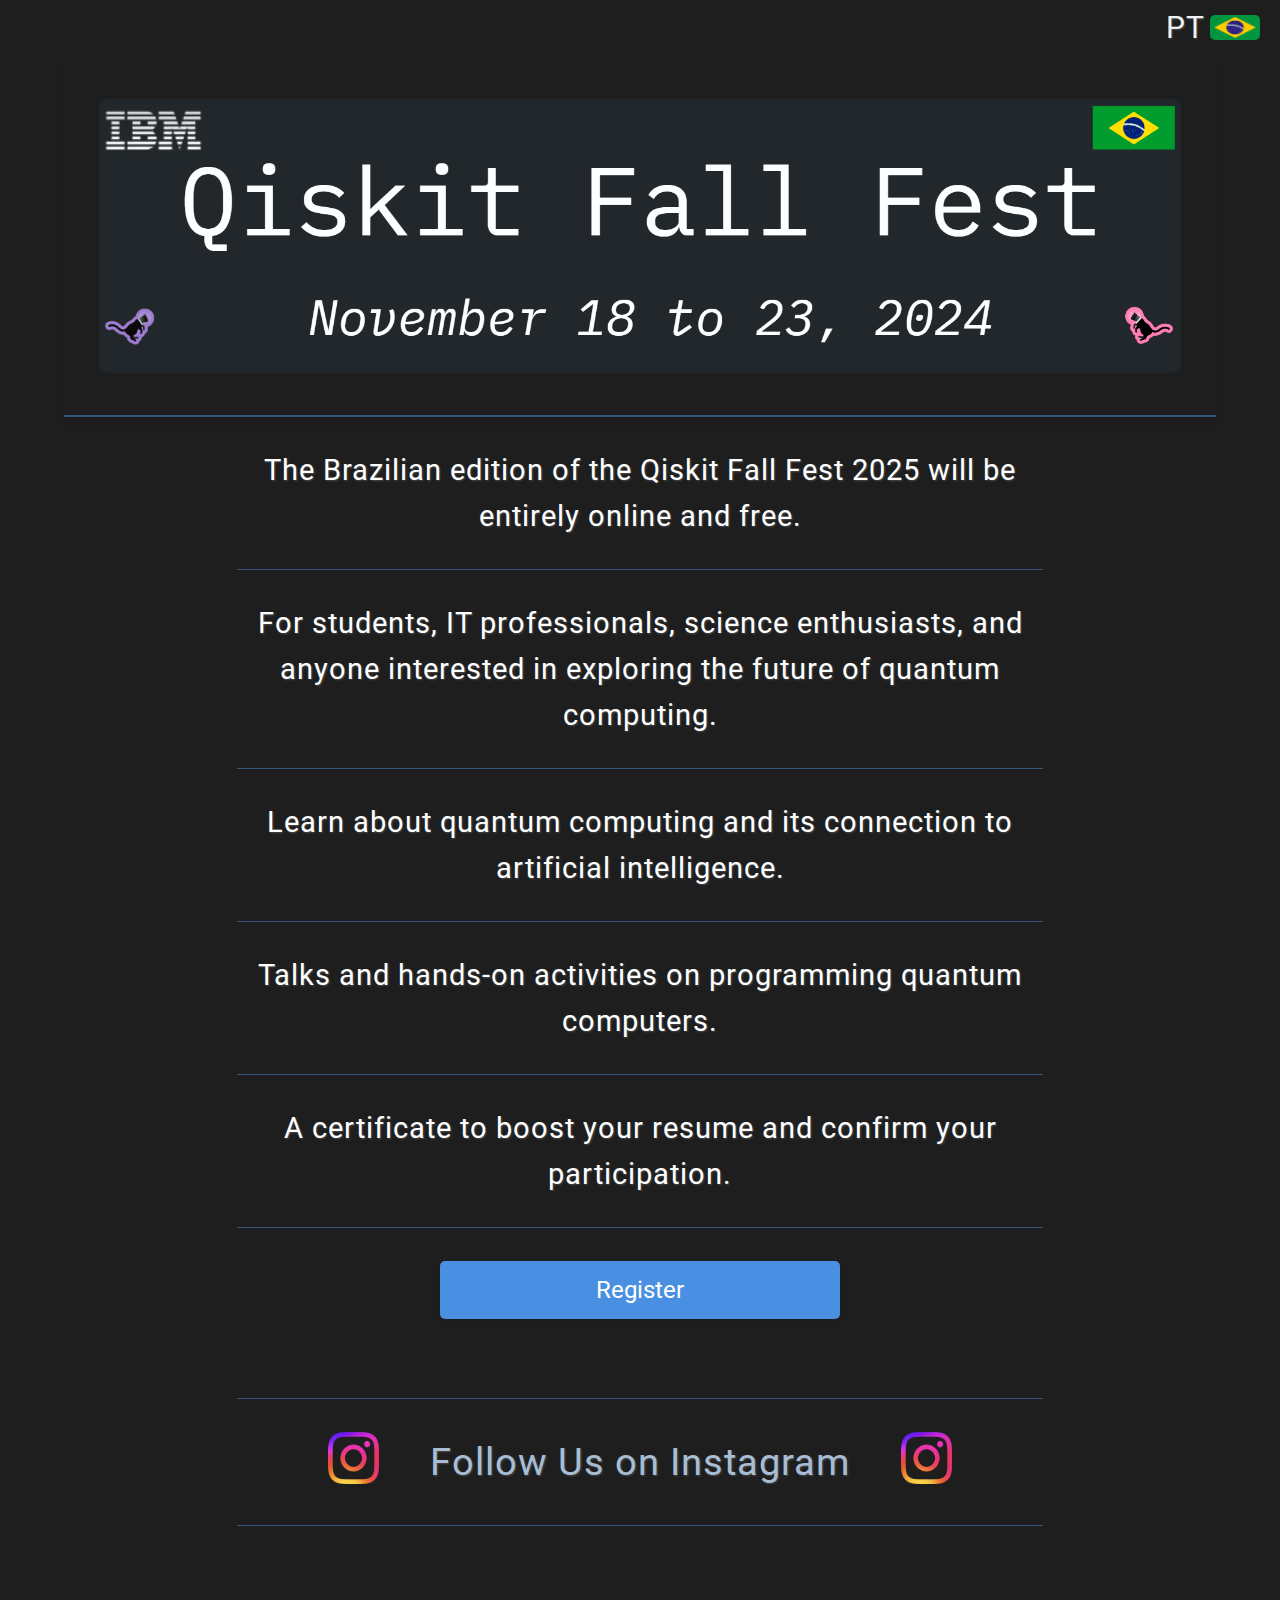
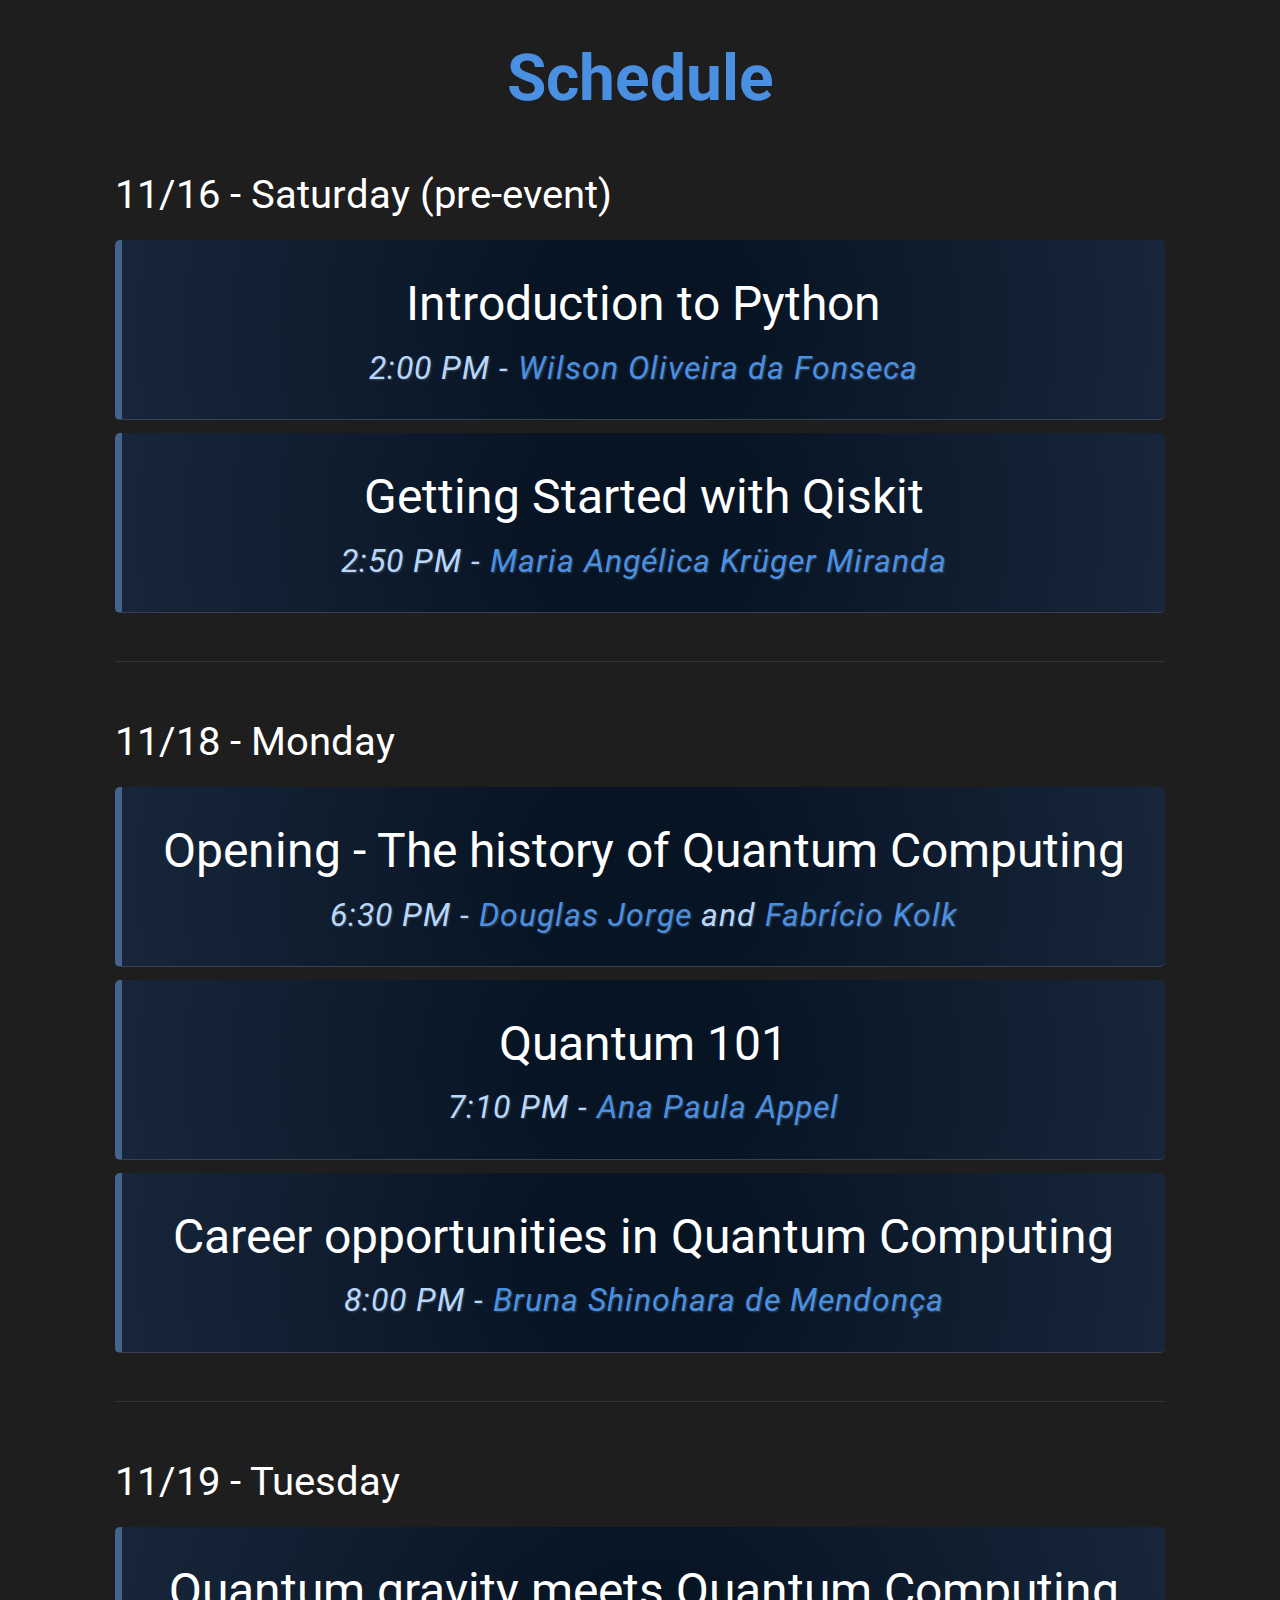
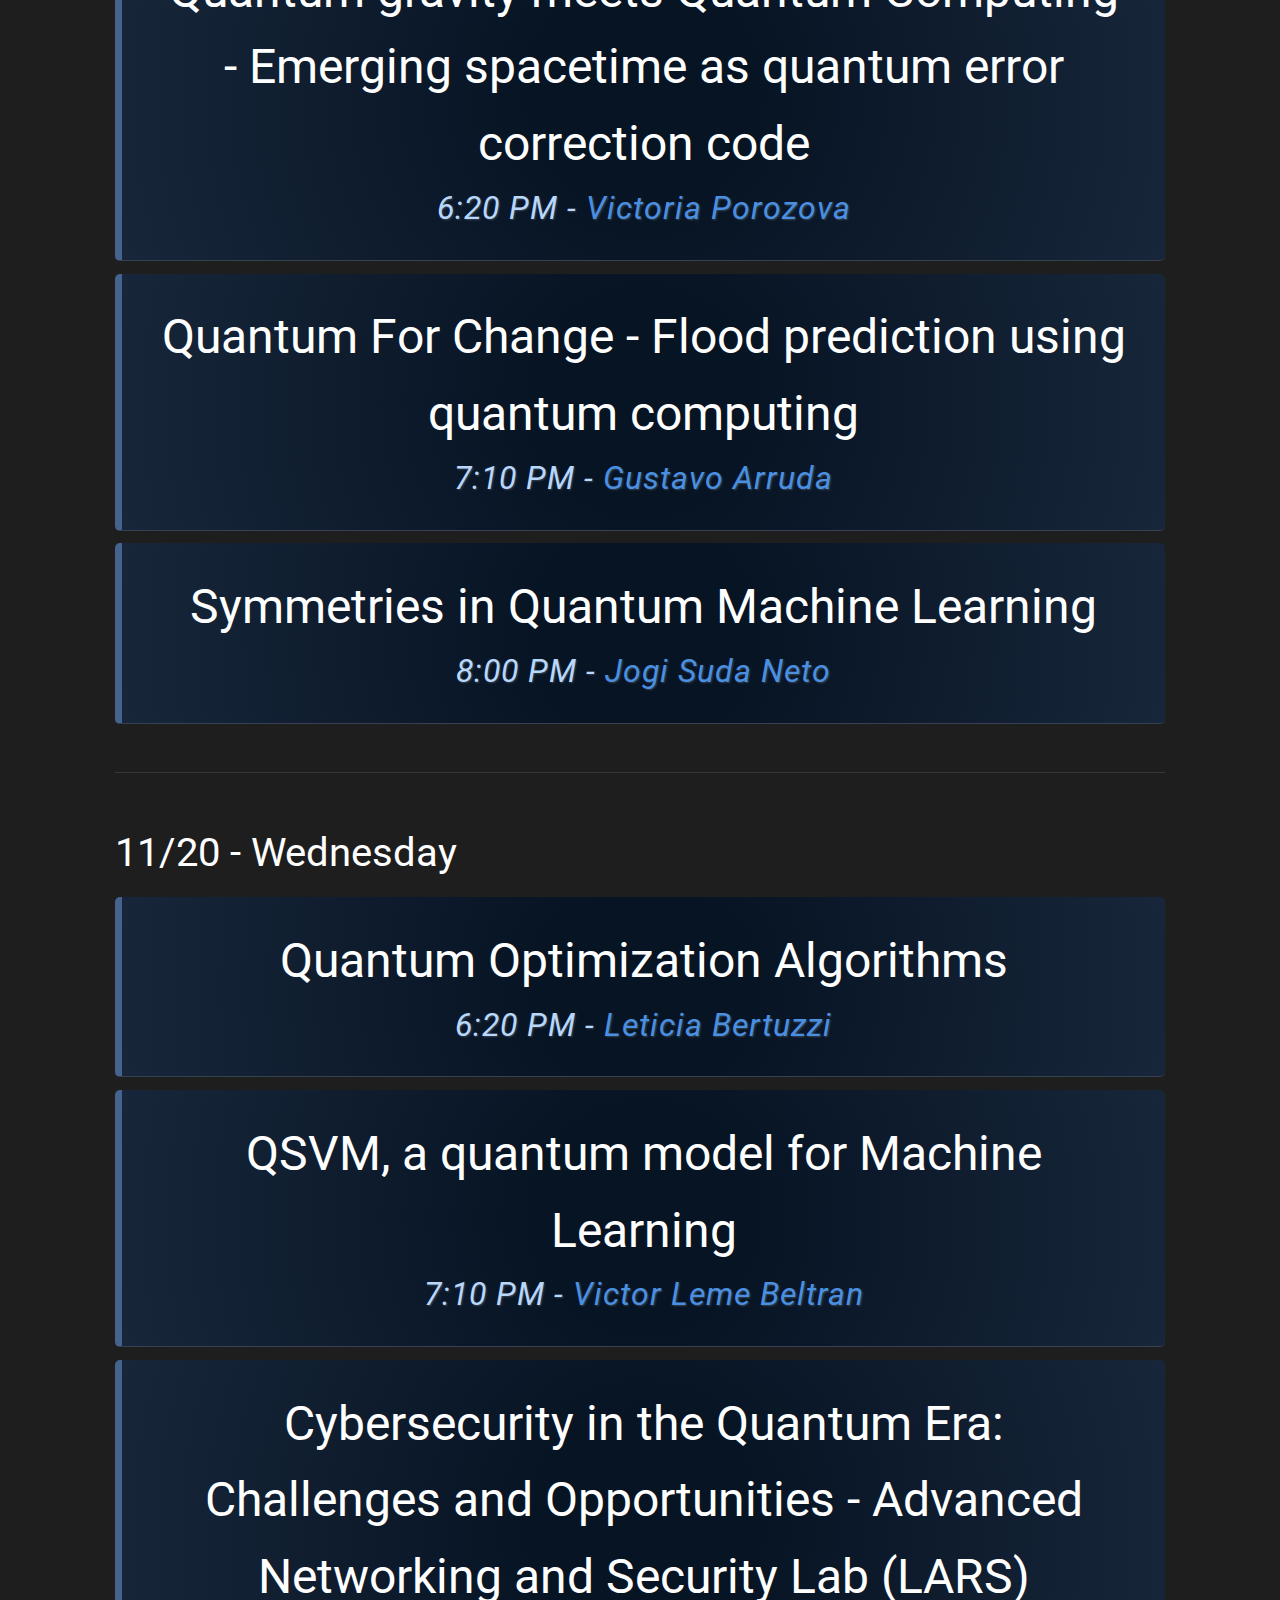
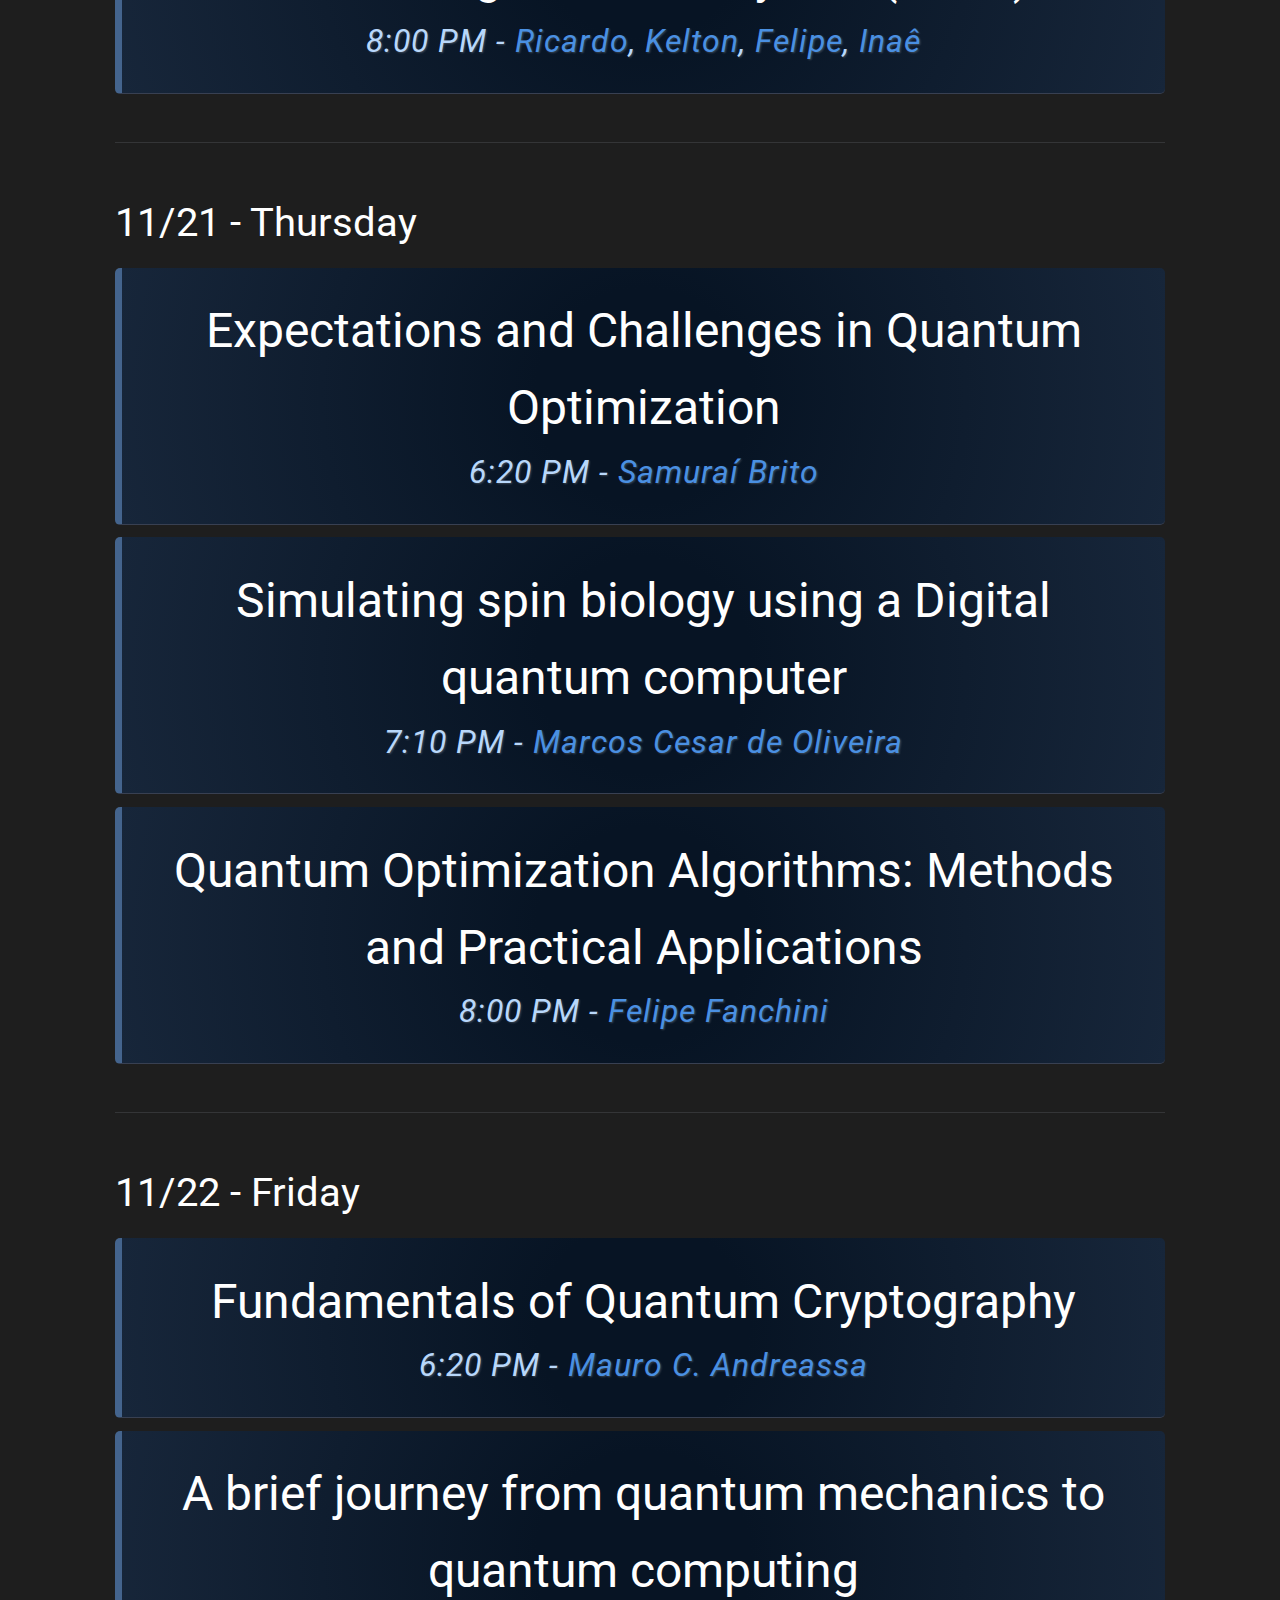
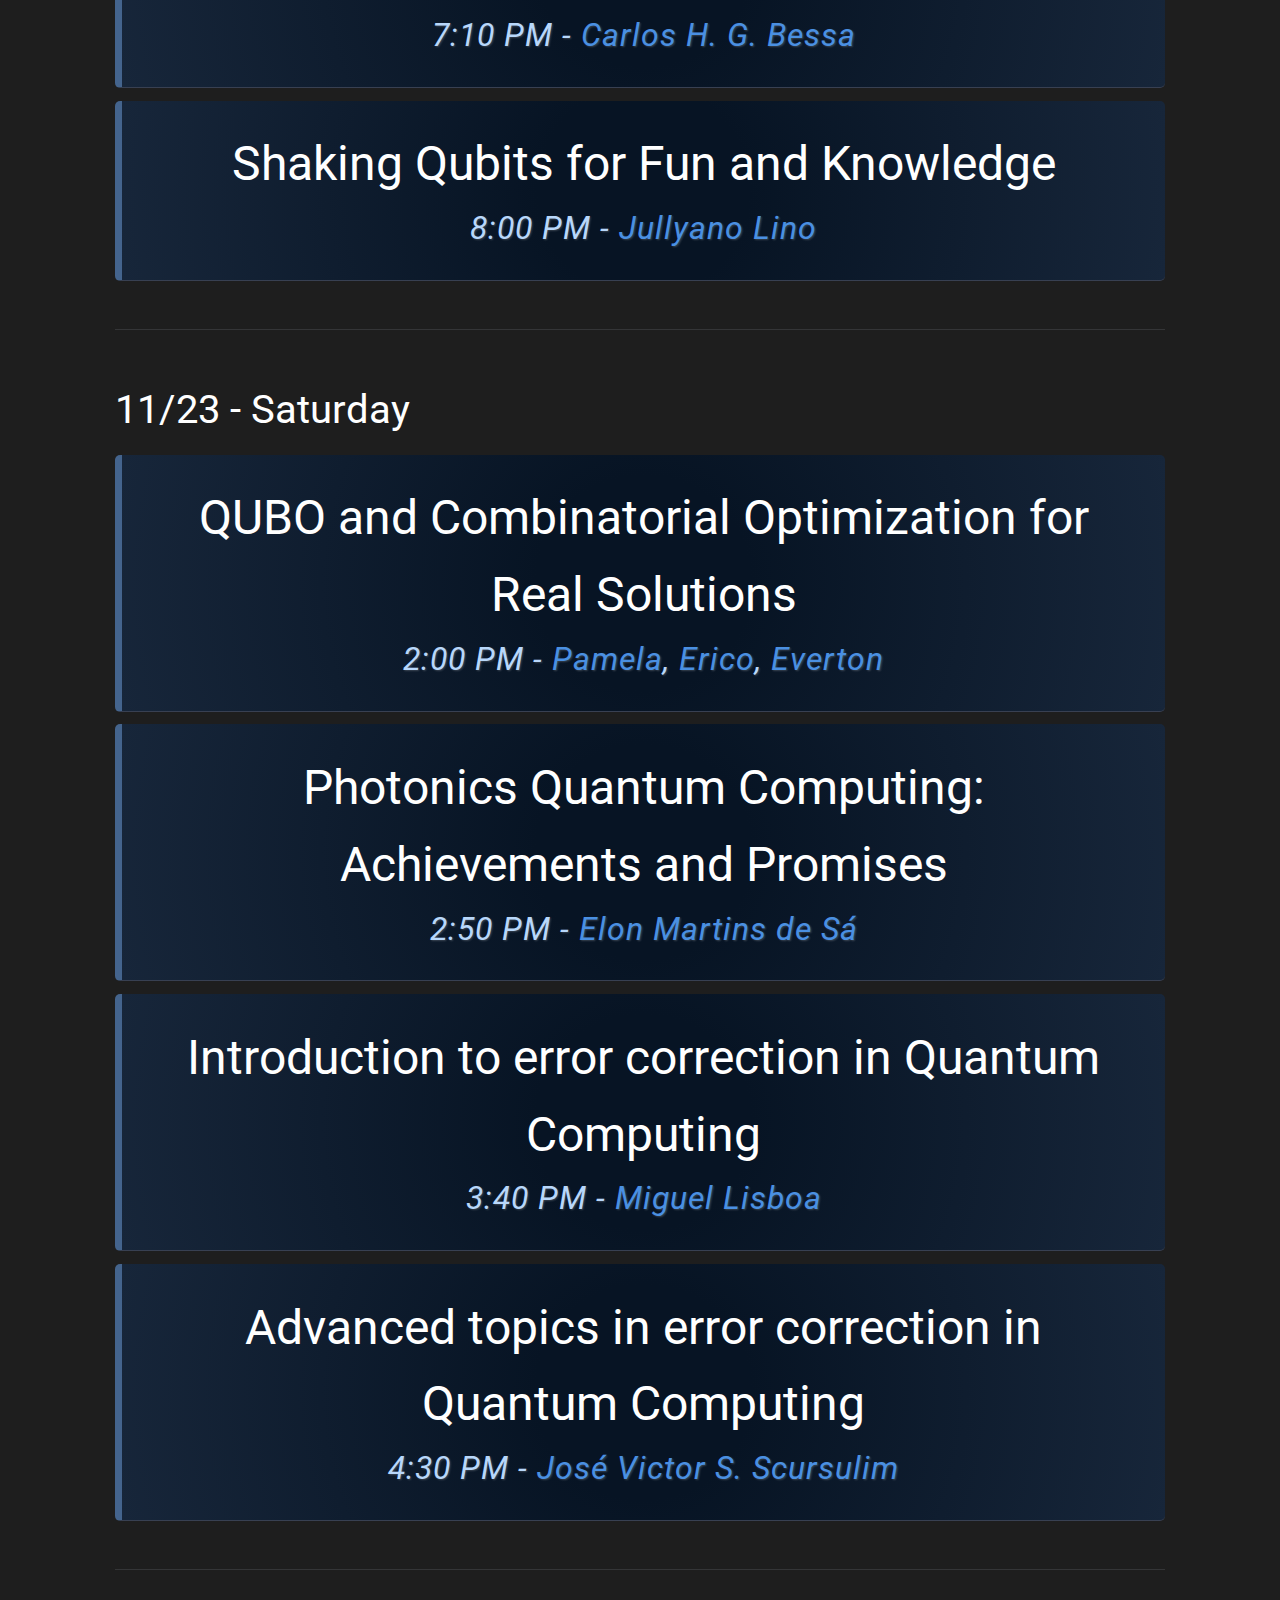
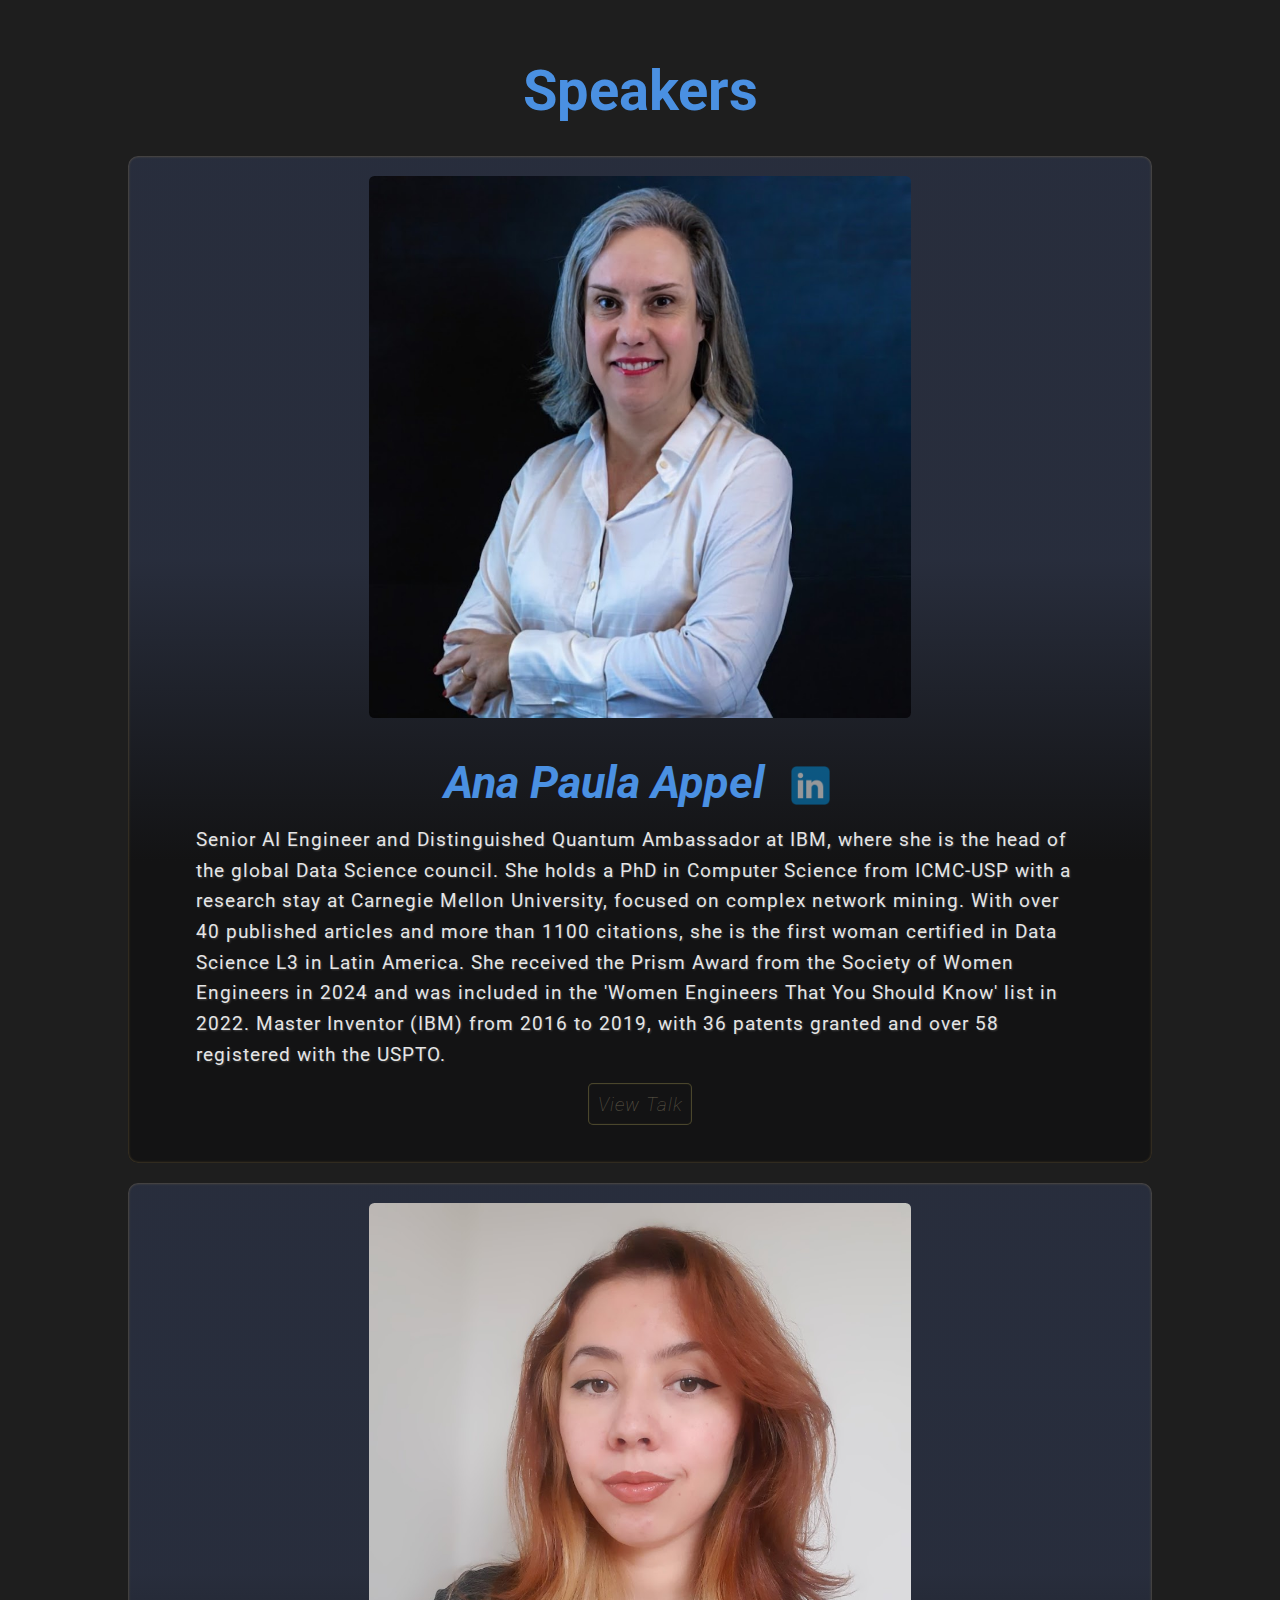
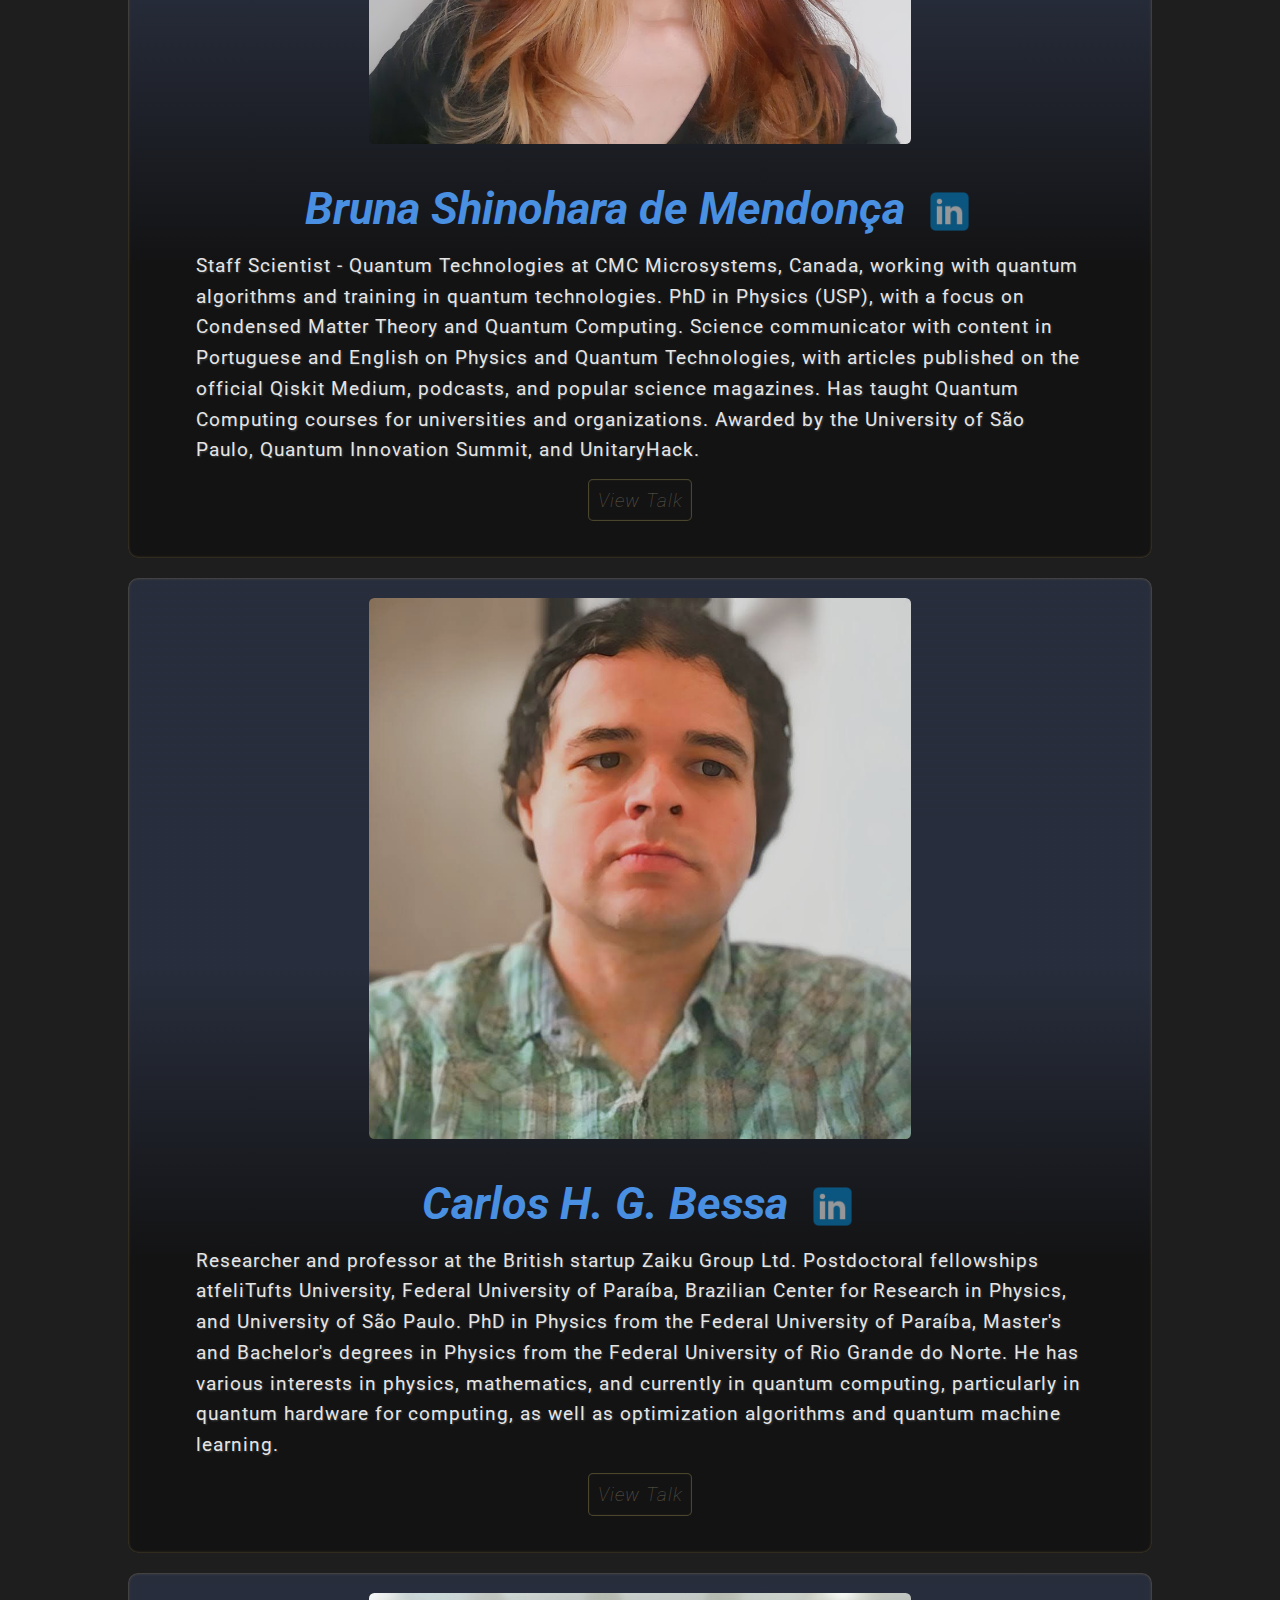
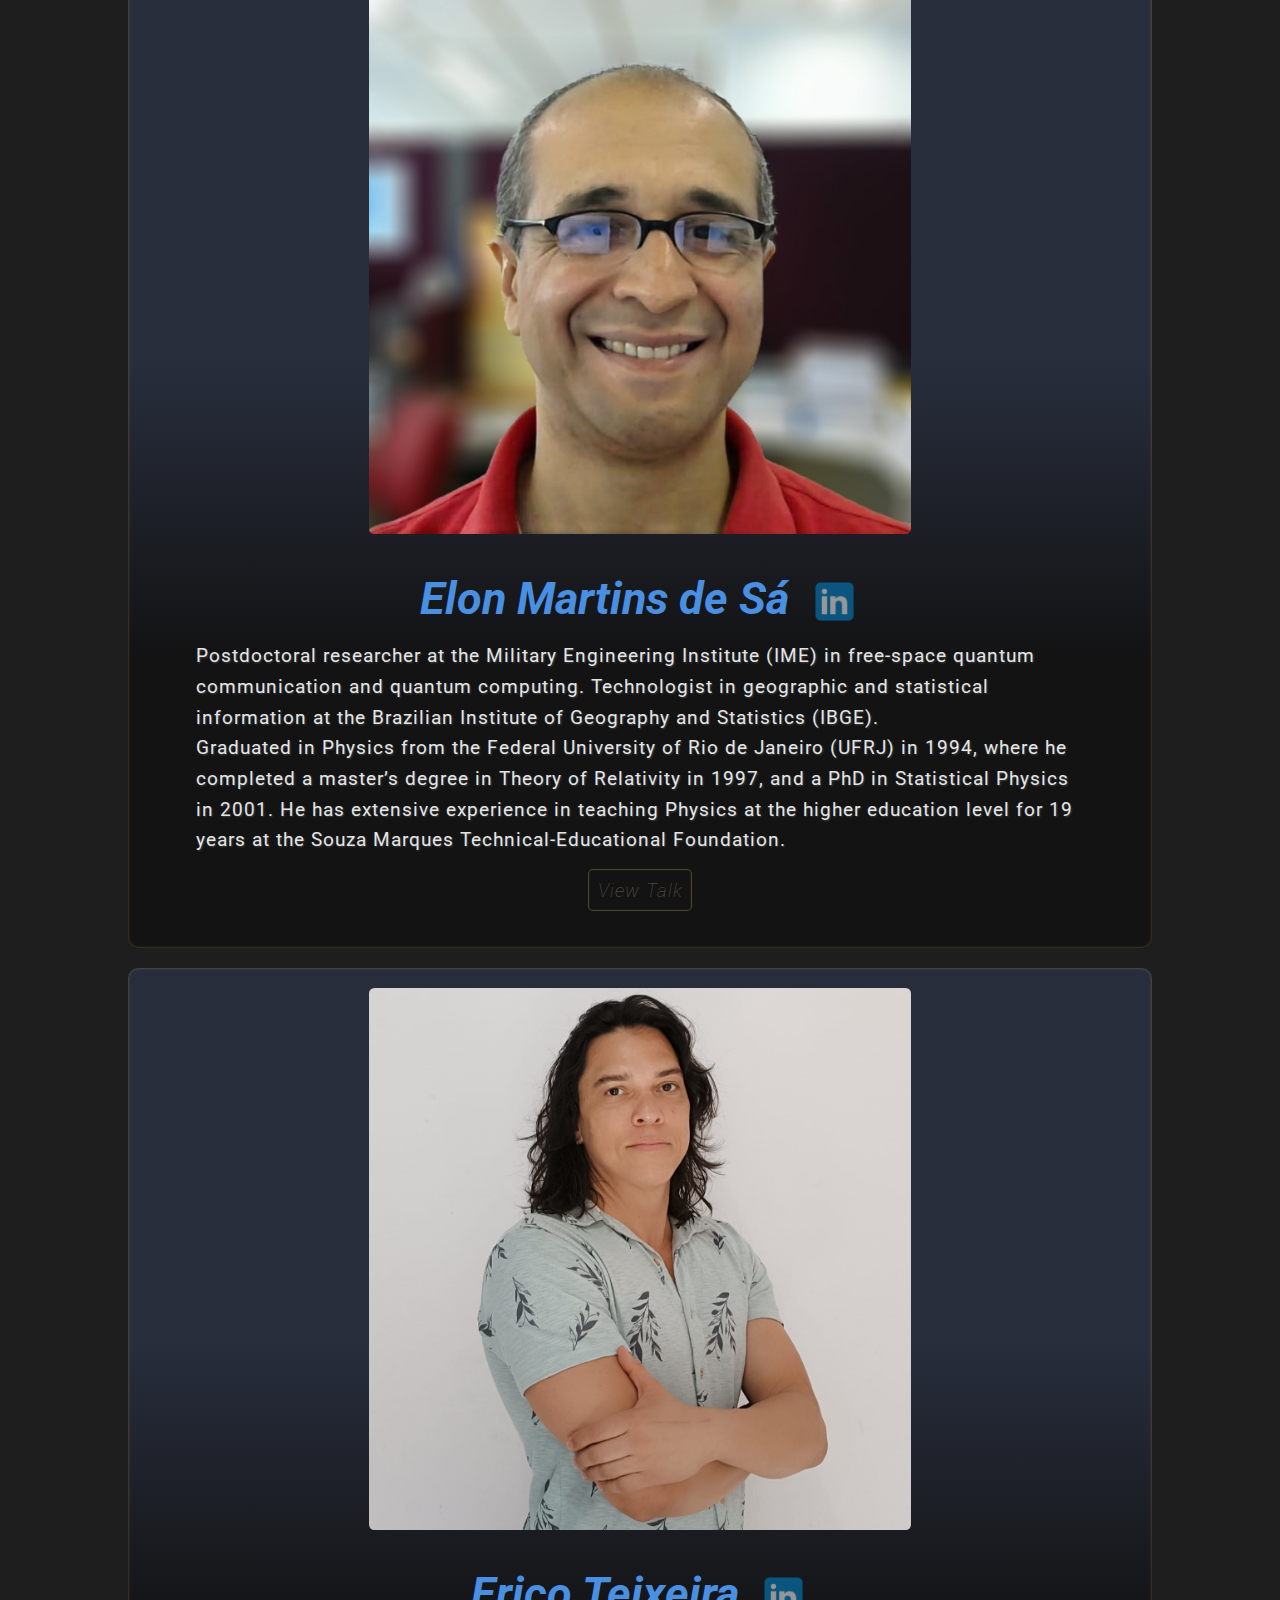
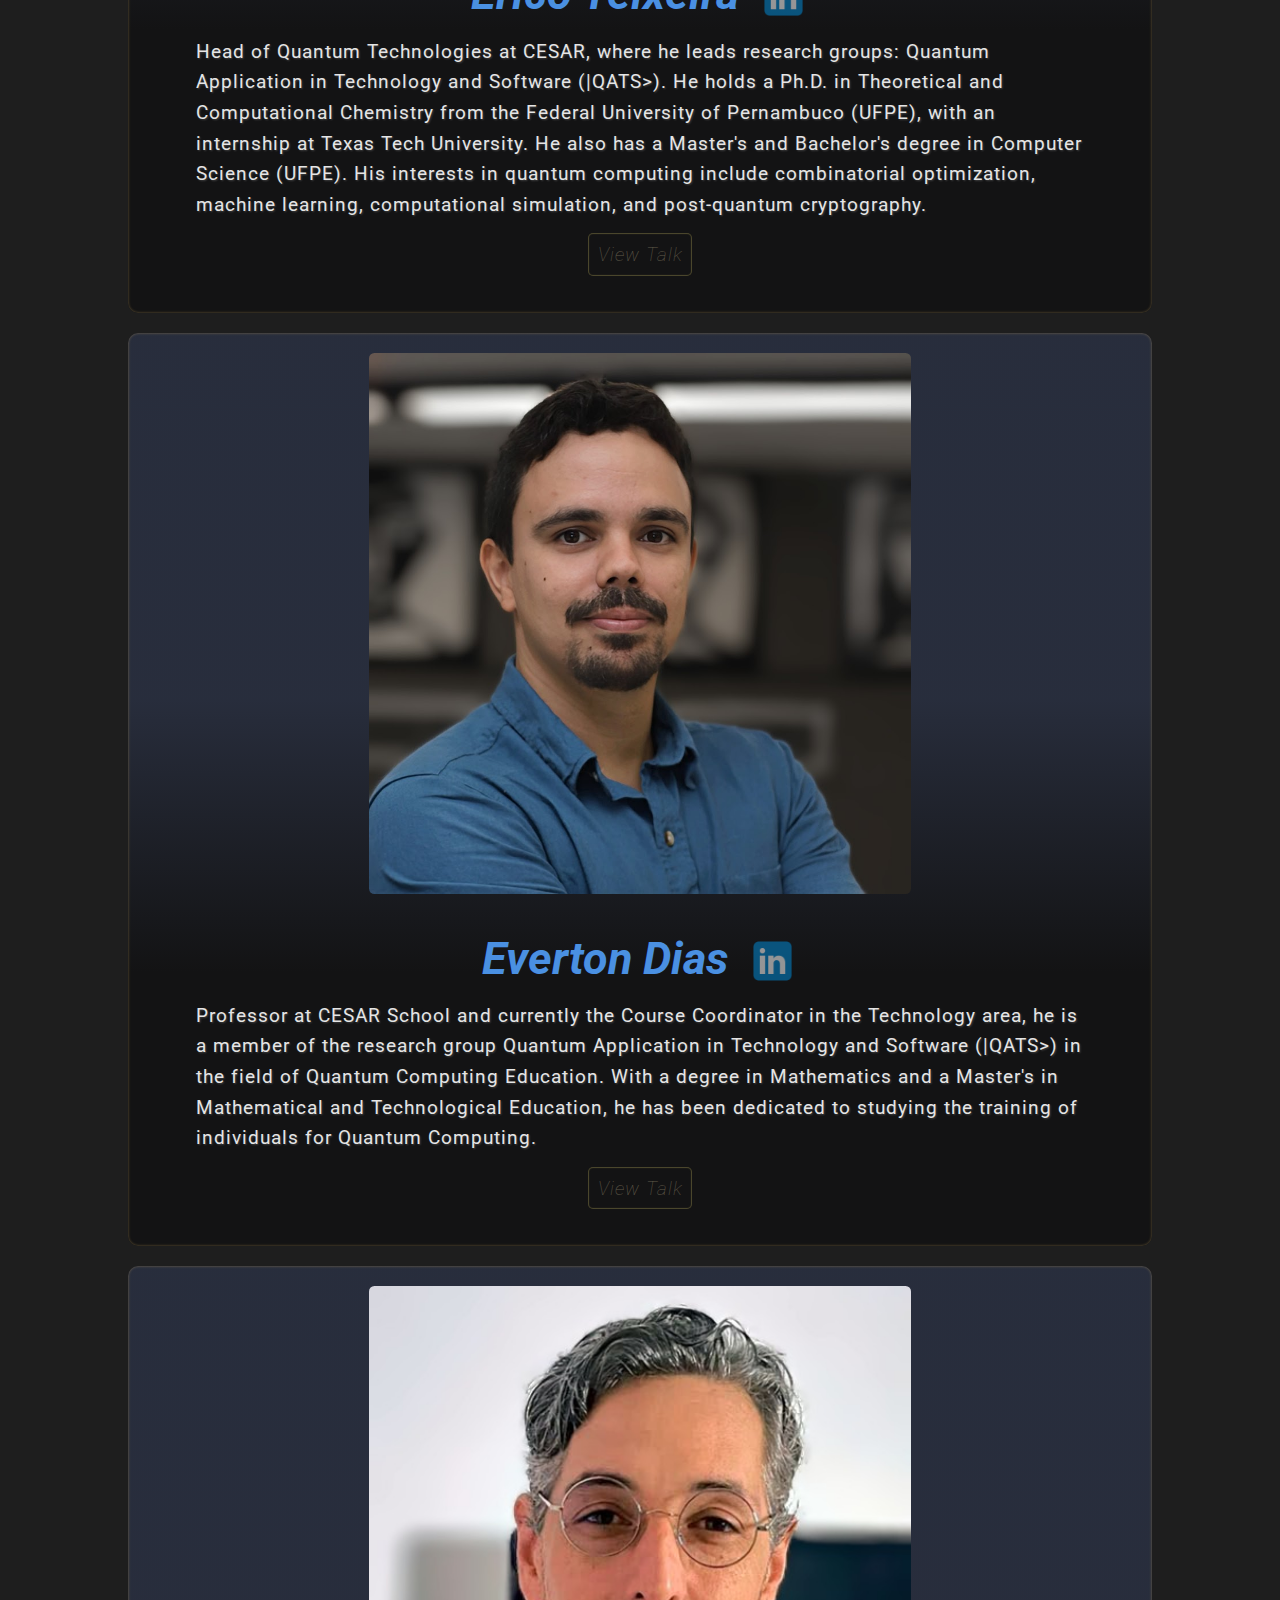
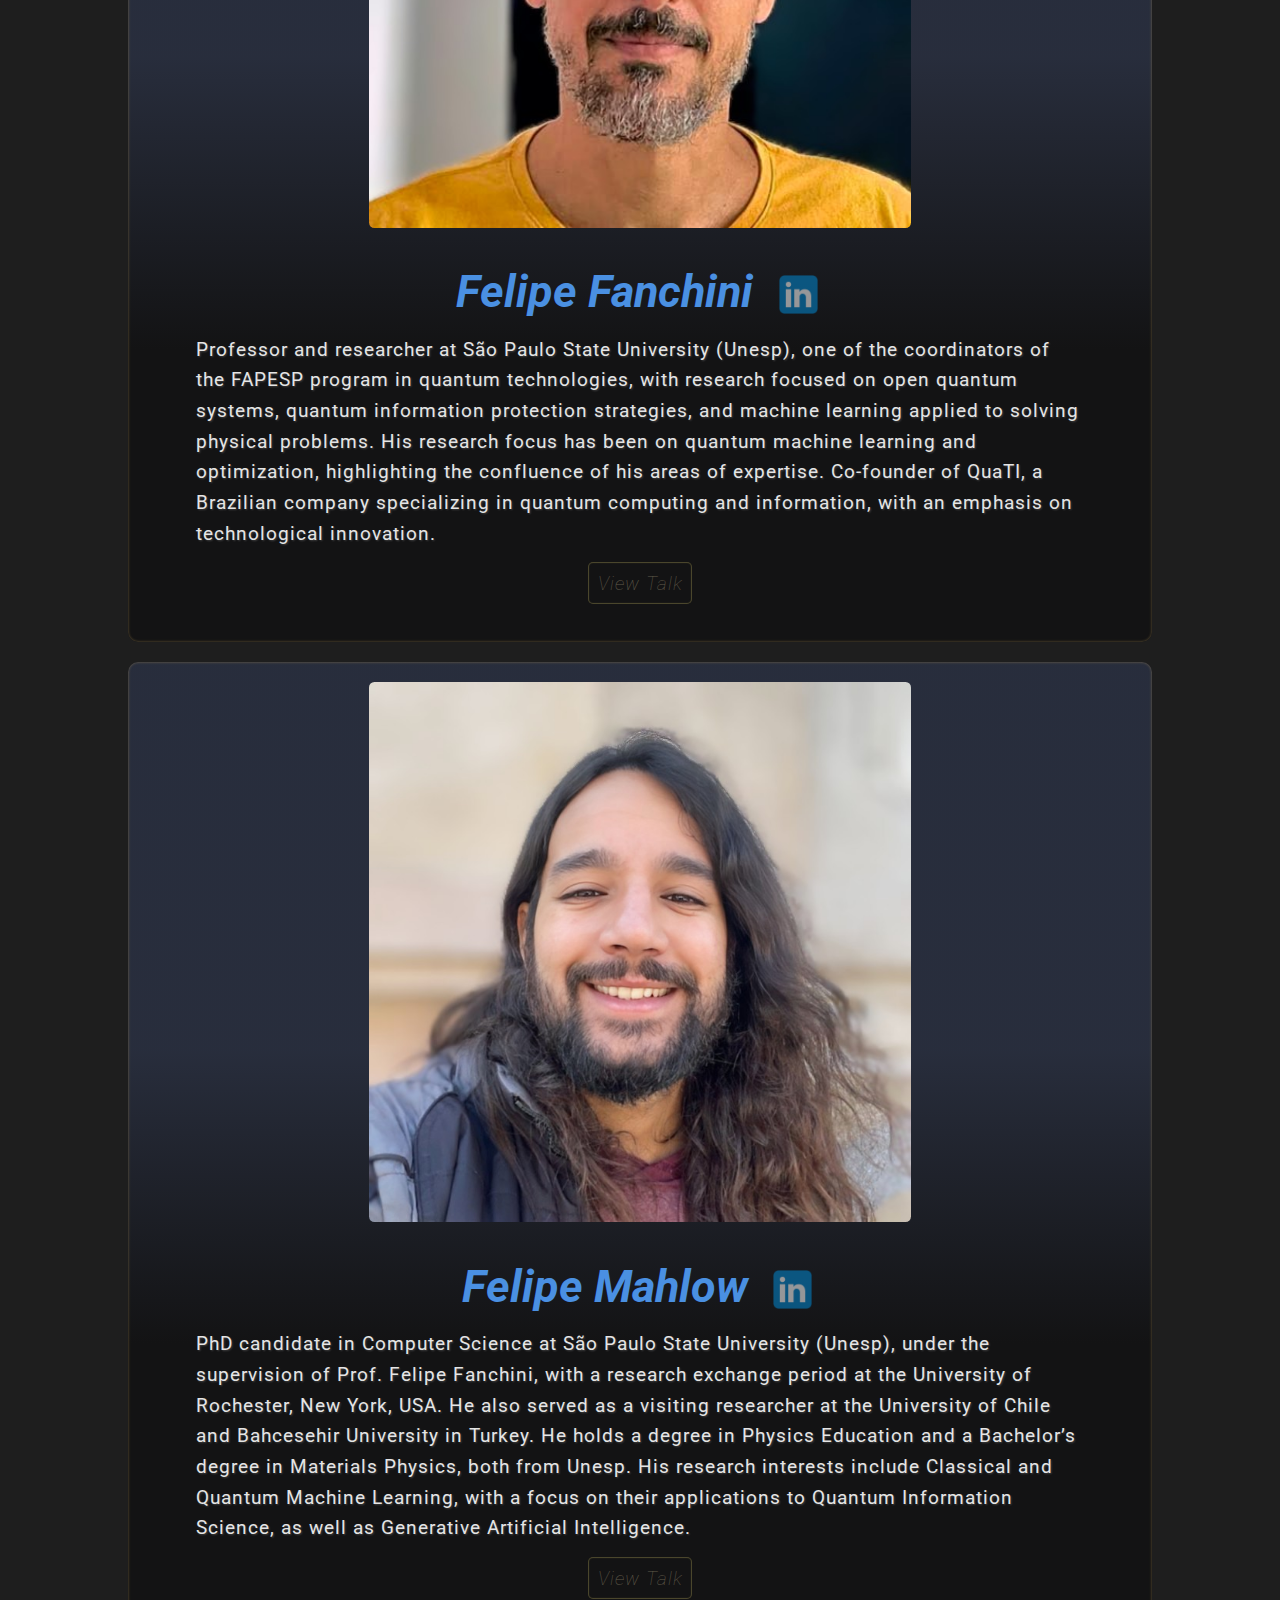
<file: index_en.html>
<!DOCTYPE html>
<html lang="en">

<head>
  <meta property="og:title" content="Qiskit Fall Fest Brazil - 2024">
  <meta property="og:description" content="Come learn quantum computing!">
  <meta property="og:image" content="https://qiskit-fall-fest-2024-brasil.github.io/img/whatsapp/whatsapp_m_br.jpg">
  <meta property="og:url" content="https://qiskit-fall-fest-2024-brasil.github.io/">
  <meta property="og:type" content="website">

  <meta charset="UTF-8">
  <meta name="viewport" content="width=device-width, initial-scale=1.0">
  <title>Qiskit Fall Fest 2024 - Brasil</title>
  <link rel="stylesheet" href="css/styles.css">
</head>

<body>
  <header>
    <section id="imagem-evento">
      <picture>
        <source srcset="img/top_image/image-desktop-en.png" media="(min-width: 768px)">
        <source srcset="img/top_image/image-mobile-en.png" media="(max-width: 767px)">
        <img src="img/top_image/image-desktop.png" alt="Qiskit Fall Fest logo">
      </picture>
    </section>
    <a href="index.html" class="lang-switcher">
      <p>PT</p>
      <img src="img/flags/br.png" alt="uk flag"/>
    </a>
  </header>

  <main>
  <div class="margin">

  <section class="descricao">
    <p>The Brazilian edition of the Qiskit Fall Fest 2025 will be entirely online and free.</p>
  </section>

  <section class="descricao">
    <p>For students, IT professionals, science enthusiasts, and anyone interested in exploring the future of quantum computing.</p>
  </section>

  <section class="descricao">
    <p>Learn about quantum computing and its connection to artificial intelligence.</p>
  </section>

  <section class="descricao"">
    <p>Talks and hands-on activities on programming quantum computers.</p>
  </section>

  <section class="descricao" id="ultimo   ">
    <p>A certificate to boost your resume and confirm your participation.</p>
  </section>

  <section id="formulario-inscricao">
    <form id="form-inscricao">
      <button type="submit" onclick="abrirForm()">Register</button>
    </form>
    <!-- <p style="text-align: center;" id="mensagem-sucesso"></p> -->
  </section>
  <div class = "instagram_div" >
    <a href="https://www.instagram.com/quantumfallfest/" target="_blank"><img src="img/instagram/logo.png"/></a> 
    <a href="https://www.instagram.com/quantumfallfest/" target="_blank"><p class="instagram-link">Follow Us on Instagram</p></a>
    <a href="https://www.instagram.com/quantumfallfest/" target="_blank"><img src="img/instagram/logo.png"/></a>
  </div>
</div>
<section class="cronograma_mobile">
  <h2>Schedule</h2>
  <div class="day" id="Esquenta_pal">
    <h3>11/16 - Saturday (pre-event)</h3>
    <div class="palestra-card">
        <h5>Introduction to Python</h5>
        <p>2:00 PM - <a href="#organizadores">Wilson Oliveira da Fonseca</a><!--<a href="#Wilson_desc">&#128712</a>--></p>
    </div>
    <div class="palestra-card">
      <h5>Getting Started with Qiskit</h5>
      <p>2:50 PM - <a href="#organizadores">Maria Angélica Krüger Miranda</a><!--<a href="#Maria_desc">&#128712</a>--></p>
    </div>
  </div>
  <div class="day" id="Segunda">
    <h3>11/18 - Monday</h3>
    <div class="palestra-card" id="Fabricio_pal">
      <h5>Opening - The history of Quantum Computing</h5>
      <p>6:30 PM - <a href="#organizadores">Douglas Jorge</a> and <a href="#organizadores">Fabrício Kolk</a><!--<a href="#Fabricio_desc">&#128712</a>--></p>
  </div>
    <div class="palestra-card" id="Ana_pal">
        <h5>Quantum 101</h5>
        <p>7:10 PM - <a href="#Ana_desc">Ana Paula Appel</a></p>
    </div>
    <div class="palestra-card" id="Bruna_pal">
      <h5>Career opportunities in Quantum Computing</h5>
      <p>8:00 PM - <a href="#Bruna_desc">Bruna Shinohara de Mendonça</a></p>
    </div>
  </div>
  <div class="day" id="Terca">
    <h3>11/19 - Tuesday</h3>
    <div class="palestra-card" id="Victoria_pal">
        <h5>Quantum gravity meets Quantum Computing - Emerging spacetime as quantum error correction code</h5>
        <p>6:20 PM - <a href="#Victoria_desc">Victoria Porozova</p></a>
    </div>
    <div class="palestra-card" id="Gustavo_pal">
      <h5>Quantum For Change - Flood prediction using quantum computing</h5>
      <p>7:10 PM - <a href="#Gustavo_desc">Gustavo Arruda</a></p>
    </div>
    <div class="palestra-card" id="Jogi_pal">
      <h5>Symmetries in Quantum Machine Learning</h5>
      <p>8:00 PM - <a href="#Jogi_desc">Jogi Suda Neto</a></p>
    </div>
  </div>
  <div class="day" id="Quarta">
    <h3>11/20 - Wednesday</h3>
    <div class="palestra-card" id="Leticia_pal">
        <h5>Quantum Optimization Algorithms</h5>
        <p>6:20 PM - <a href="#Leticia_desc">Leticia Bertuzzi</a></p>
    </div>
    <div class="palestra-card" id="Victor_pal">
      <h5>QSVM, a quantum model for Machine Learning</h5>
      <p>7:10 PM - <a href="#Victor_desc">Victor Leme Beltran</a></p>
    </div>
    <div class="palestra-card" id="Ricardo_pal">
      <h5>Cybersecurity in the Quantum Era: Challenges and Opportunities - Advanced Networking and Security Lab (LARS)</h5>
      <p>8:00 PM - <a href="#Ricardo_desc">Ricardo</a>, <a href="#Kelton_desc">Kelton</a>, <a href="#Felipe_M_desc">Felipe</a>, <a href="#Inae_desc">Inaê</a></p>
    </div>
  </div>
  
  <div class="day" id="Quinta">
    <h3>11/21 - Thursday</h3>
    <div class="palestra-card" id="Samurai_pal">
        <h5>Expectations and Challenges in Quantum Optimization</h5>
        <p>6:20 PM - <a href="#Samurai_desc">Samuraí Brito</a></p>
    </div>
    <div class="palestra-card" id="Marcos_pal">
      <h5>Simulating spin biology using a Digital quantum computer</h5>
      <p>7:10 PM - <a href="#Marcos_desc">Marcos Cesar de Oliveira</a></p>
    </div>
    <div class="palestra-card" id="Felipe_F_pal">
      <h5>Quantum Optimization Algorithms: Methods and Practical Applications</h5>
      <p>8:00 PM - <a href="#Felipe_F_desc">Felipe Fanchini</a></p>
    </div>
  </div>
  <div class="day" id="Sexta">
    <h3>11/22 - Friday</h3>
    <div class="palestra-card" id="Mauro_pal">
        <h5>Fundamentals of Quantum Cryptography</h5>
        <p>6:20 PM - <a href="#Mauro_desc">Mauro C. Andreassa</a></p>
    </div>
    <div class="palestra-card" id="Carlos_pal">
      <h5>A brief journey from quantum mechanics to quantum computing</h5>
      <p>7:10 PM - <a href="#Carlos_desc">Carlos H. G. Bessa</a></p>
    </div>
    <div class="palestra-card" id="Jullyano_pal">
      <h5>Shaking Qubits for Fun and Knowledge</h5>
      <p>8:00 PM - <a href="#Jullyano_desc">Jullyano Lino</a></p>
    </div>
  </div>
  <div class="day" id="Sabado">
    <h3>11/23 - Saturday</h3>
    <div class="palestra-card" id="Pamela_pal">
        <h5>QUBO and Combinatorial Optimization for Real Solutions</h5>
        <p>2:00 PM - <a href="#Pamela_desc">Pamela</a>, <a href="#Erico_desc">Erico</a>, <a href="#Everton_desc">Everton</a></p>
    </div>
    <div class="palestra-card" id="Elon_pal">
      <h5>Photonics Quantum Computing: Achievements and Promises</h5>
      <p>2:50 PM - <a href="#Elon_desc">Elon Martins de Sá</a></p>
    </div>
    <div class="palestra-card" id="Miguel_pal">
      <h5>Introduction to error correction in Quantum Computing</h5>
      <p>3:40 PM - <a href="#Miguel_desc">Miguel Lisboa</a></p>
    </div>
    <div class="palestra-card" id="Jose_pal">
      <h5>Advanced topics in error correction in Quantum Computing</h5>
      <p>4:30 PM - <a href="#Jose_desc">José Victor S. Scursulim</a></p>
    </div>
  </div>  
</section>

<h2 class="programacao_semana" id="pre_evento">Pre-event Schedule - Afternoon</h2>
<div class="cronograma_desktop_sabado">
  
  <h3>11/16 - Saturday</h3>
    <div class="palestra-card">
        <h5>Introduction to Python</h5>
        <p>2:00 PM - <a href="#organizadores">Wilson Oliveira da Fonseca</a><!--<a href="#Wilson_desc">&#128712</a>--></p>
    </div>
    <div class="palestra-card">
      <h5>Getting Started with Qiskit</h5>
      <p>2:50 PM - <a href="#organizadores">Maria Angélica Krüger Miranda</a><!--<a href="#Maria_desc">&#128712</a>--></p>
    </div>
</div>

<h2 class="programacao_semana" id="h2_hide">Weekly Schedule - Evenings</h2>
<section class="cronograma_desktop" id="cronograma_desktop">
  <h3>11/18 - Monday</h3>
    <div class="palestra-card" id="Fabricio_pal">
      <h5>Opening - The history of Quantum Computing</h5>
      <p>6:30 PM - <a href="#organizadores">Douglas Jorge</a> and <a href="#organizadores">Fabrício Kolk</a><!--<a href="#Fabricio_desc">&#128712</a>--></p>
    </div>
    
    <div class="palestra-card" id="Ana_pal_m">
        <h5>Quantum 101</h5>
        <p>7:10 PM - <a href="#Ana_desc">Ana Paula Appel</a></p>
    </div>
    
    <div class="palestra-card" id="Bruna_pal_m">
      <h5>Career opportunities in Quantum Computing</h5>
      <p>8:00 PM - <a href="#Bruna_desc">Bruna Shinohara de Mendonça</a></p>
    </div>
    
  
    <h3 class="change_color">11/19 - Tuesday</h3>
    <div class="palestra-card change_color" id="Victoria_pal_m">
        <h5>Quantum gravity meets Quantum Computing - Emerging spacetime as quantum error correction code</h5>
        <p>6:20 PM - <a href="#Victoria_desc">Victoria Porozova</p></a>
    </div>
    <div class="palestra-card change_color" id="Gustavo_pal_m">
      <h5>Quantum For Change - Flood prediction using quantum computing</h5>
      <p>7:10 PM - <a href="#Gustavo_desc">Gustavo Arruda</a></p>
    </div>
    <div class="palestra-card change_color" id="Jogi_pal_m">
      <h5>Symmetries in Quantum Machine Learning</h5>
      <p>8:00 PM - <a href="#Jogi_desc">Jogi Suda Neto</a></p>
    </div>
    
  
    <h3>11/20 - Wednesday</h3>
    <div class="palestra-card" id="Leticia_pal_m">
        <h5>Quantum Optimization Algorithms</h5>
        <p>6:20 PM - <a href="#Leticia_desc">Leticia Bertuzzi</a></p>
    </div>
    <div class="palestra-card" id="Victor_pal_m">
      <h5>QSVM, a quantum model for Machine Learning</h5>
      <p>7:10 PM - <a href="#Victor_desc">Victor Leme Beltran</a></p>
    </div>
    
    <div class="palestra-card" id="Ricardo_pal_m">
      <h5>Cybersecurity in the Quantum Era: Challenges and Opportunities - Advanced Networking and Security Lab (LARS)</h5>
      <p>8:00 PM - <a href="#Ricardo_desc">Ricardo</a>, <a href="#Kelton_desc">Kelton</a>, <a href="#Felipe_M_desc">Felipe</a>, <a href="#Inae_desc">Inaê</a></p>
    </div>
  
  
   
    <h3 class="change_color">11/21 - Thursday</h3>
    <div class="palestra-card change_color" id="Samurai_pal_m">
      
        <h5>Expectations and Challenges in Quantum Optimization</h5>
        <p>6:20 PM - <a href="#Samurai_desc">Samuraí Brito</a></p>
    </div>
    
    <div class="palestra-card change_color" id="Marcos_pal_m">
      <h5>Simulating spin biology using a Digital quantum computer</h5>
      <p>7:10 PM - <a href="#Marcos_desc">Marcos Cesar de Oliveira</a></p>
    </div>
    <div class="palestra-card change_color" id="Felipe_F_pal_m">
      <h5>Quantum Optimization Algorithms: Methods and Practical Applications</h5>
      <p>8:00 PM - <a href="#Felipe_F_desc">Felipe Fanchini</a></p>
    </div>
    
  
    <h3>11/22 - Friday</h3>
    <div class="palestra-card" id="Mauro_pal_m">
        <h5>Fundamentals of Quantum Cryptography</h5>
        <p>6:20 PM - <a href="#Mauro_desc">Mauro C. Andreassa</a></p>
    </div>
    <div class="palestra-card" id="Carlos_pal_m">
      <h5>A brief journey from quantum mechanics to quantum computing</h5>
      <p>7:10 PM - <a href="#Carlos_desc">Carlos H. G. Bessa</a></p>
    </div>
    
    <div class="palestra-card" id="Jullyano_pal_m">
      <h5>Shaking Qubits for Fun and Knowledge</h5>
      <p>8:00 PM - <a href="#Jullyano_desc">Jullyano Lino</a></p>
    </div>
</section>

<h2 class="programacao_semana" id="h2_hide">Schedule - Afternoon</h2>
<div class="cronograma_desktop_sabado less_padding" id="target_sabado">
  <h3 id="less_padding_h3">11/23 Saturday</h3>
  <div class="palestra-card smaller_h5" id="Pamela_pal_m">
    <h5>QUBO and Combinatorial Optimization for Real Solutions</h5>
    <p>2:00 PM - <a href="#Pamela_desc">Pamela</a>, <a href="#Erico_desc">Erico</a>, <a href="#Everton_desc">Everton</a></p>
</div>
<div class="palestra-card smaller_h5" id="Elon_pal_m">
  <h5>Photonics Quantum Computing: Achievements and Promises</h5>
  <p>2:50 PM - <a href="#Elon_desc">Elon Martins de Sá</a></p>
</div> 
<div class="palestra-card smaller_h5" id="Miguel_pal_m">
  <h5>Introduction to error correction in Quantum Computing</h5>
  <p>3:40 PM - <a href="#Miguel_desc">Miguel Lisboa</a></p>
</div>
<div class="palestra-card smaller_h5" id="Jose_pal_m">
  <h5>Advanced topics in error correction in Quantum Computing</h5>
  <p>4:30 PM - <a href="#Jose_desc">José Victor S. Scursulim</a></p>
</div>
</div>

<section class="palestrantes">
<h2>Speakers</h2>

<div id="Ana_desc" class="palestrante-card">
  <img class="palestrante-photo" src="Palestrantes/Ana/foto.jpg" alt="Ana's picture">
  <div class="info-palestrante">
    <!-- <p><strong>Tema:</strong> "Introdução à Computação Quântica"</p> -->
    <!-- <p><strong>Horário:</strong> 10h00 - 11h00</p> -->
    <div class = "nome_palestrante_linkedin_icone">
      <h3>Ana Paula Appel</h3>
      <a href="https://www.linkedin.com/in/paulinhaappel/" target="_blank">
        <img class="linkedin" src="img/linkedin/icons8-linkedin-480.png" alt="LinkedIn" >
      </a>
    </div>

    <p class="bio"> 
      Senior AI Engineer and Distinguished Quantum Ambassador at IBM,
      where she is the head of the global Data Science council. 
      She holds a PhD in Computer Science from ICMC-USP with a research
      stay at Carnegie Mellon University, focused on complex network mining.
      With over 40 published articles and more than 1100 citations, 
      she is the first woman certified in Data Science L3 in Latin America.
      She received the Prism Award from the Society of Women Engineers in
      2024 and was included in the 'Women Engineers That You Should Know' 
      list in 2022. Master Inventor (IBM) from 2016 to 2019, with 36 patents
      granted and over 58 registered with the USPTO.          
    </p>
    <p id="ver_palestra"><a href="#Ana_pal" >View Talk</a></p>
    <p id="voltar_cronograma"><a href="#Ana_pal_m" >View Talk</a></p> 
  </div>
</div>

<div id="Bruna_desc" class="palestrante-card">
  <img class="palestrante-photo" src="Palestrantes/Bruna/foto.jpg" alt="Bruna's Picture">
  <div class="info-palestrante">
    <!-- <p><strong>Tema:</strong> "Introdução à Computação Quântica"</p> -->
    <!-- <p><strong>Horário:</strong> 10h00 - 11h00</p> -->
    <div class = "nome_palestrante_linkedin_icone">
      <h3>Bruna Shinohara de Mendonça</h3>
      <a href="https://www.linkedin.com/in/bruna-shinohara-de-mendonca/", target="_blank">
        <img class="linkedin" src="img/linkedin/icons8-linkedin-480.png" alt="LinkedIn" >
      </a>
    </div>

    <p class="bio">
      Staff Scientist - Quantum Technologies at CMC Microsystems, Canada, 
      working with quantum algorithms and training in quantum technologies. 
      PhD in Physics (USP), with a focus on Condensed Matter Theory and Quantum Computing. 
      Science communicator with content in Portuguese and English on Physics and Quantum Technologies,
      with articles published on the official Qiskit Medium, podcasts, and popular science magazines.
      Has taught Quantum Computing courses for universities and organizations.
      Awarded by the University of São Paulo, Quantum Innovation Summit, and UnitaryHack.
    </p>
    <p id="ver_palestra"><a href="#Bruna_pal" >View Talk</a></p>
    <p id="voltar_cronograma"><a href="#Bruna_pal_m" >View Talk</a></p> 
  </div>
</div>

  <div id="Carlos_desc" class="palestrante-card">
    <img class="palestrante-photo" src="Palestrantes/Carlos/foto.jpg" alt="Carlos Picture">
    <div class="info-palestrante">
      <!-- <p><strong>Tema:</strong> "Introdução à Computação Quântica"</p> -->
      <!-- <p><strong>Horário:</strong> 10h00 - 11h00</p> -->
      <div class = "nome_palestrante_linkedin_icone">
        <h3>Carlos H. G. Bessa</h3>
        <a href="https://www.linkedin.com/in/carlos-h-g-bessa-65b0b7239/", target="_blank">
          <img class="linkedin" src="img/linkedin/icons8-linkedin-480.png" alt="LinkedIn" >
        </a>
      </div>
      <p class="bio">Researcher and professor at the British startup 
        Zaiku Group Ltd. Postdoctoral fellowships atfeliTufts University, 
        Federal University of Paraíba, Brazilian Center for Research in 
        Physics, and University of São Paulo. PhD in Physics from the Federal 
        University of Paraíba, Master's and Bachelor's degrees in Physics from 
        the Federal University of Rio Grande do Norte. He has various interests 
        in physics, mathematics, and currently in quantum computing, particularly 
        in quantum hardware for computing, as well as optimization algorithms and 
        quantum machine learning.
      </p>
      <p id="ver_palestra"><a href="#Carlos_pal" >View Talk</a></p>
      <p id="voltar_cronograma"><a href="#Carlos_pal_m" >View Talk</a></p> 
    </div>
  </div>

  <div id="Elon_desc" class="palestrante-card">
    <img class="palestrante-photo" src="Palestrantes/Elon/foto.jpg" alt="Elon Picture">
    <div class="info-palestrante">
      <!-- <p><strong>Tema:</strong> "Introdução à Computação Quântica"</p> -->
      <!-- <p><strong>Horário:</strong> 10h00 - 11h00</p> -->
      <div class = "nome_palestrante_linkedin_icone">
        <h3>Elon Martins de Sá</h3>
        <a href="https://www.linkedin.com/in/elon-martins-de-s%C3%A1-149850239/", target="_blank">
          <img class="linkedin" src="img/linkedin/icons8-linkedin-480.png" alt="LinkedIn" >
        </a>
      </div>
      <p class="bio">Postdoctoral researcher at the Military Engineering Institute (IME)
        in free-space quantum communication and quantum computing. Technologist in geographic
        and statistical information at the Brazilian Institute of Geography and Statistics (IBGE).<br>
        Graduated in Physics from the Federal University of Rio de Janeiro (UFRJ) in 1994, where he
        completed a master’s degree in Theory of Relativity in 1997, and a PhD in Statistical Physics
        in 2001. He has extensive experience in teaching Physics at the higher education level for 19
        years at the Souza Marques Technical-Educational Foundation.</p>
        <p id="ver_palestra"><a href="#Elon_pal" >View Talk</a></p>
        <p id="voltar_cronograma"><a href="#Elon_pal_m" >View Talk</a></p> 
    </div>
  </div>

  <div id="Erico_desc" class="palestrante-card">
    <img class="palestrante-photo" src="Palestrantes/Erico/foto.jpg" alt="Erico's Picture">
    <div class="info-palestrante">
      <!-- <p><strong>Tema:</strong> "Introdução à Computação Quântica"</p> -->
      <!-- <p><strong>Horário:</strong> 10h00 - 11h00</p> -->
      <div class = "nome_palestrante_linkedin_icone">
        <h3>Erico Teixeira</h3>
        <a href="https://www.linkedin.com/in/erico-souza-teixeira/", target="_blank">
          <img class="linkedin" src="img/linkedin/icons8-linkedin-480.png" alt="LinkedIn" >
        </a>
      </div>
      <p class="bio">
        Head of Quantum Technologies at CESAR, where he leads research groups: 
        Quantum Application in Technology and Software (|QATS>). He holds a Ph.D. in Theoretical and Computational Chemistry
        from the Federal University of Pernambuco (UFPE), with an internship at Texas Tech University. 
        He also has a Master's and Bachelor's degree in Computer Science (UFPE). His interests in quantum
        computing include combinatorial optimization, machine learning, computational simulation,
        and post-quantum cryptography.
      </p>
      <p id="ver_palestra"><a href="#Pamela_pal" >View Talk</a></p>
      <p id="voltar_cronograma"><a href="#Pamela_pal_m" >View Talk</a></p> 
    </div>
  </div>

  <div id="Everton_desc" class="palestrante-card">
    <img class="palestrante-photo" src="Palestrantes/Everton/foto.jpg" alt="Everton's Picture">
    <div class="info-palestrante">
      <!-- <p><strong>Tema:</strong> "Introdução à Computação Quântica"</p> -->
      <!-- <p><strong>Horário:</strong> 10h00 - 11h00</p> -->
      <div class = "nome_palestrante_linkedin_icone">
        <h3>Everton Dias</h3>
        <a href="https://www.linkedin.com/in/evertondiasb/", target="_blank">
          <img class="linkedin" src="img/linkedin/icons8-linkedin-480.png" alt="LinkedIn" >
        </a>
      </div>
      <p class="bio">
        Professor at CESAR School and currently the Course Coordinator in the Technology area, 
        he is a member of the research group Quantum Application in Technology and Software (|QATS>)
        in the field of Quantum Computing Education. With a degree in Mathematics and a Master's in
        Mathematical and Technological Education, he has been dedicated to 
        studying the training of individuals for Quantum Computing.
      </p>
      <p id="ver_palestra"><a href="#Pamela_pal" >View Talk</a></p>
      <p id="voltar_cronograma"><a href="#Pamela_pal_m" >View Talk</a></p> 
    </div>
  </div>

  <div id="Felipe_F_desc" class="palestrante-card">
    <img class="palestrante-photo" src="Palestrantes/Felipe/foto.jpg" alt="Felipe's Picture">
    <div class="info-palestrante">
      <!-- <p><strong>Tema:</strong> "Introdução à Computação Quântica"</p> -->
      <!-- <p><strong>Horário:</strong> 10h00 - 11h00</p> -->
      <div class = "nome_palestrante_linkedin_icone">
        <h3>Felipe Fanchini</h3>
        <a href="https://www.linkedin.com/in/felipe-fanchini-20579453/", target="_blank">
          <img class="linkedin" src="img/linkedin/icons8-linkedin-480.png" alt="LinkedIn" >
        </a>
      </div>
      <p class="bio"> Professor and researcher at São Paulo State University (Unesp),
         one of the coordinators of the FAPESP program in quantum technologies, 
         with research focused on open quantum systems, quantum information protection strategies,
          and machine learning applied to solving physical problems. 
          His research focus has been on quantum machine learning and optimization, 
          highlighting the confluence of his areas of expertise. Co-founder of QuaTI, 
          a Brazilian company specializing in quantum computing and information, 
          with an emphasis on technological innovation.</p>
          <p id="ver_palestra"><a href="#Felipe_F_pal" >View Talk</a></p>
          <p id="voltar_cronograma"><a href="#Felipe_F_pal_m" >View Talk</a></p> 
    </div>
  </div>

  <div id="Felipe_M_desc" class="palestrante-card">
    <img class="palestrante-photo" src="Palestrantes/FelipeM/foto.jpg" alt="Felipe Mahlow's Picture">
    <div class="info-palestrante">
      <div class = "nome_palestrante_linkedin_icone">
        <h3>Felipe Mahlow</h3>
        <a href="https://www.linkedin.com/in/felipe-mahlow/", target="_blank">
          <img class="linkedin" src="img/linkedin/icons8-linkedin-480.png" alt="LinkedIn" >
        </a>
      </div>
      <p class="bio"> 
        PhD candidate in Computer Science at São Paulo State University (Unesp),
        under the supervision of Prof. Felipe Fanchini, with a research exchange 
        period at the University of Rochester, New York, USA. He also served as a visiting
        researcher at the University of Chile and Bahcesehir University in Turkey. 
        He holds a degree in Physics Education and a Bachelor’s degree in Materials
        Physics, both from Unesp. His research interests include Classical and
        Quantum Machine Learning, with a focus on their applications to Quantum
        Information Science, as well as Generative Artificial Intelligence.
      </p>
      <p id="ver_palestra"><a href="#Ricardo_pal" >View Talk</a></p>
      <p id="voltar_cronograma"><a href="#Ricardo_pal_m" >View Talk</a></p> 
    </div>
  </div>

  <div id="Gustavo_desc" class="palestrante-card">
    <img class="palestrante-photo" src="Palestrantes/Gustavo/foto.jpg" alt="Gustavo's Photo">
    <div class="info-palestrante">
      <!-- <p><strong>Tema:</strong> "Introdução à Computação Quântica"</p> -->
      <!-- <p><strong>Horário:</strong> 10h00 - 11h00</p> -->
      <div class = "nome_palestrante_linkedin_icone">
        <h3>Gustavo Arruda</h3>
        <a href="https://www.linkedin.com/in/gustavo-arruda-6b3ba332/", target="_blank">
          <img class="linkedin" src="img/linkedin/icons8-linkedin-480.png" alt="LinkedIn" >
        </a>
      </div>
      <p class="bio"> 
        Gustavo Arruda is the co-founder of QuaTI - Quantum Technology & Information, 
        a Brazilian company dedicated to the exploration of quantum technologies. 
        He holds a degree in Physics from the Federal University of São Carlos (UFSCar) 
        and a PhD in Physics from the São Carlos Institute of Physics (IFSC-USP). 
        He works on Quantum Optimization and Quantum Machine Learning (QML) problems. 
        He is currently pursuing his third postdoctoral research at the Laboratory of Computer 
        Architecture and Networks (LARC-EPUSP), focusing on quantum optimization problems.</p>  
        <p id="ver_palestra"><a href="#Gustavo_pal" >View Talk</a></p>    
        <p id="voltar_cronograma"><a href="#Gustavo_pal_m" >View Talk</a></p> 
    </div>
  </div>

  <div id="Inae_desc" class="palestrante-card">
    <img class="palestrante-photo" src="Palestrantes/Inae/foto.jpg" alt="Inaê's Picture">
    <div class="info-palestrante">
      <div class = "nome_palestrante_linkedin_icone">
        <h3>Inaê Soares de Figueiredo</h3>
        <a href="https://www.linkedin.com/in/inaesoares/", target="_blank">
          <img class="linkedin" src="img/linkedin/icons8-linkedin-480.png" alt="LinkedIn" >
        </a>
      </div>
      <p class="bio"> 
        Master’s student and Bachelor in Computer Science from São Paulo State University (UNESP).
        A member of the Advanced Networks and Security Laboratory (LARS), she is currently dedicated
        to research exploring the intersection of cybersecurity, quantum computing, and machine learning.
      </p>
      <p id="ver_palestra"><a href="#Ricardo_pal" >View Talk</a></p>
      <p id="voltar_cronograma"><a href="#Ricardo_pal_m" >View Talk</a></p> 
    </div>
  </div>

  <div id="Jogi_desc" class="palestrante-card">
    <img class="palestrante-photo" src="Palestrantes/Jogi/foto.jpg" alt="Jogi's Picture">
    <div class="info-palestrante">
      <!-- <p><strong>Tema:</strong> "Introdução à Computação Quântica"</p> -->
      <!-- <p><strong>Horário:</strong> 10h00 - 11h00</p> -->
      <div class = "nome_palestrante_linkedin_icone">
        <h3>Jogi Suda Neto</h3>
        <a href="https://www.linkedin.com/in/jogi-suda-msc-792a97190/" target="_blank">
          <img class="linkedin" src="img/linkedin/icons8-linkedin-480.png" alt="LinkedIn" >
        </a>
      </div>
      <p class="bio">Jogi is co-founder of QuaTI and works in research, 
        teaching, and consulting in the field of quantum computing. 
        He holds a bachelor's and master's degree in Computer Science from 
        São Paulo State University "Júlio de Mesquita Filho" (UNESP).
        Throughout his research journey, he has delved 
        into quantum machine learning and signal processing for 
        the diagnosis of neurodegenerative diseases through speech.
        Currently, his focus in quantum machine learning is directed towards high-energy physics.</p>
    <p id="ver_palestra"><a href="#Jogi_pal" >View Talk</a></p>
    <p id="voltar_cronograma"><a href="#Jogi_pal_m" >View Talk</a></p> 
  </div>
</div>

  <div id="Jose_desc" class="palestrante-card">
    <img class="palestrante-photo" src="Palestrantes/Jose/foto.jpg" alt="Foto Jose">
    <div class="info-palestrante">
      <!-- <p><strong>Tema:</strong> "Introdução à Computação Quântica"</p> -->
      <!-- <p><strong>Horário:</strong> 10h00 - 11h00</p> -->
      <div class = "nome_palestrante_linkedin_icone">
        <h3>José Victor Soares Scursulim</h3>
        <a href="https://www.linkedin.com/in/jvscursulim/", target="_blank">
          <img class="linkedin" src="img/linkedin/icons8-linkedin-480.png" alt="LinkedIn" >
        </a>
      </div>
      <p class="bio">
        Master's and Bachelor's degree in Physics from the Federal University of Espírito Santo,
        with an emphasis on quantum computing and quantum error correction theory. IBM Associate
        Certified Qiskit Developer and IBM Qiskit Advocate since 2021. Researcher in the fields
        of special relativity, quantum mechanics, and quantum computing. Currently works as a
        quantum computing analyst at the Itaú Unibanco Institute of Science and Technology,
        applying his knowledge in classical and quantum computing to solve problems related to the financial market.
      </p>
      <p id="ver_palestra"><a href="#Jose_pal" >View Talk</a></p>
      <p id="voltar_cronograma"><a href="#Jose_pal_m" >View Talk</a></p> 
    </div>
  </div>

  <div id="Jullyano_desc" class="palestrante-card">
    <img class="palestrante-photo" src="Palestrantes/Jullyano/foto.jpg" alt="Carlos Picture">
    <div class="info-palestrante">
      <!-- <p><strong>Tema:</strong> "Introdução à Computação Quântica"</p> -->
      <!-- <p><strong>Horário:</strong> 10h00 - 11h00</p> -->
      <div class = "nome_palestrante_linkedin_icone">
        <h3>Jullyano Lino</h3>
        <a href="https://www.linkedin.com/in/jullyanolino/", target="_blank">
          <img class="linkedin" src="img/linkedin/icons8-linkedin-480.png" alt="LinkedIn" >
        </a>
      </div>

      <p class="bio">Bachelor of Computer Science (UFPI), postgraduate in Quantum Computing
         (UniRitter), and current Bachelor’s student in Mathematics (Uninter).
          Published on quantum sensing (RADAR & LIDAR) applied to national defense
           (ITA, 2023). Promotes quantum cybersecurity (MindTheSec, 2023),
          translates the official documentation of IBM Qiskit, and researches
          threats and vulnerabilities of quantum protocols. Information security analyst
          (CISSP & C|TIA) at ENAP and participant in quantum computing challenges
          (IBM, QWorld) and cybersecurity (CTF) competitions.
      </p>
      <p id="ver_palestra"><a href="#Jullyano_pal" >View Talk</a></p>
      <p id="voltar_cronograma"><a href="#Jullyano_pal_m" >View Talk</a></p> 
    </div>
  </div>

  <div id="Kelton_desc" class="palestrante-card">
    <img class="palestrante-photo" src="Palestrantes/Kelton/foto.jpg" alt="Kelton's Picture">
    <div class="info-palestrante">
      <div class = "nome_palestrante_linkedin_icone">
        <h3>Kelton Augusto Pontara da Costa</h3>
        <a href="https://www.linkedin.com/in/kelton-costa-862546252/", target="_blank">
          <img class="linkedin" src="img/linkedin/icons8-linkedin-480.png" alt="LinkedIn" >
        </a>
      </div>
      <p class="bio"> 
        Senior Member of IEEE, Professor in the Computer Science and Information Systems programs
        at São Paulo State University Júlio de Mesquita Filho (UNESP - Bauru). Permanent professor
        in the Master's and PhD programs in Computer Science at UNESP, with an emphasis on Computer
        Systems Architecture, Distributed Systems, Network Management, Computer Security,
        Anomaly Detection and Signature Systems in Computer Networks, Data Flow Analysis
        in Computer Networks, and Quantum Computing.
      </p>
      <p id="ver_palestra"><a href="#Ricardo_pal" >View Talk</a></p>
      <p id="voltar_cronograma"><a href="#Ricardo_pal_m" >View Talk</a></p> 
    </div>
  </div>

  <div id="Leticia_desc" class="palestrante-card">
    <img class="palestrante-photo" src="Palestrantes/Leticia/foto.jpg" alt="Leticia's Picture">
    <div class="info-palestrante">
      <!-- <p><strong>Tema:</strong> "Introdução à Computação Quântica"</p> -->
      <!-- <p><strong>Horário:</strong> 10h00 - 11h00</p> -->
      <div class = "nome_palestrante_linkedin_icone">
        <h3>Leticia Bertuzzi</h3>
        <a href="https://www.linkedin.com/in/leticia-bertuzzi-524a08231/", target="_blank">
          <img class="linkedin" src="img/linkedin/icons8-linkedin-480.png" alt="LinkedIn" >
        </a>
      </div>

      <p class="bio">Master's student and Bachelor's degree holder in Physics from the Federal University of 
        Santa Catarina (UFSC), where she develops optimization algorithms for applications in quantum computing
        and simulation, with an emphasis on FALQON (Feedback-based Quantum Optimization) and the Classical 
        Shadows technique.
        Member of the research groups in Quantum Computing (GCQ) and Quantum Information of the South (GIQSul).
        Also conducted research in the field of Condensed Matter and Statistical Mechanics, with an emphasis on Nanomaterials.
    </p>
    <p id="ver_palestra"><a href="#Leticia_pal" >View Talk</a></p>
    <p id="voltar_cronograma"><a href="#Leticia_pal_m" >View Talk</a></p> 
    </div>
  </div>

  <div id="Marcos_desc" class="palestrante-card">
    <img class="palestrante-photo" src="Palestrantes/Marcos/foto.jpg" alt="Marcos picture">
    <div class="info-palestrante">
      <!-- <p><strong>Tema:</strong> "Introdução à Computação Quântica"</p> -->
      <!-- <p><strong>Horário:</strong> 10h00 - 11h00</p> -->
      <div class = "nome_palestrante_linkedin_icone">
        <h3>Marcos Cesar de Oliveira</h3>
        <a href="https://www.linkedin.com/in/marcos-c%C3%A9sar-de-oliveira-671b7754/", target="_blank">
          <img class="linkedin" src="img/linkedin/icons8-linkedin-480.png" alt="LinkedIn" >
        </a>
      </div>
      <p class="bio"> 
        Full Professor at the Gleb Wataghin Institute of Physics at the University of Campinas (UNICAMP).
        Specialist in optics, information, and quantum computing. Researches quantum error correction, communication,
        thermodynamics, and biology, as well as quantum states in light and matter systems. With more than 80 articles
        published in high-impact international journals, he has made significant contributions to the development of
        talent in this field. As a science communicator, he is committed to enhancing public understanding
        of the technological revolutions made possible by quantum sciences.
      </p>
      <p id="ver_palestra"><a href="#Marcos_pal" >View Talk</a></p>
      <p id="voltar_cronograma"><a href="#Marcos_pal_m" >View Talk</a></p> 
    </div>
  </div>

  <div id="Mauro_desc" class="palestrante-card">
    <img class="palestrante-photo" src="Palestrantes/Mauro/foto.jpg" alt="Mauro's Picture">
    <div class="info-palestrante">
      <!-- <p><strong>Tema:</strong> "Introdução à Computação Quântica"</p> -->
      <!-- <p><strong>Horário:</strong> 10h00 - 11h00</p> -->
      <div class = "nome_palestrante_linkedin_icone">
        <h3>Mauro C. Andreassa</h3>
        <a href="https://www.linkedin.com/in/mandreas/", target="_blank">
          <img class="linkedin" src="img/linkedin/icons8-linkedin-480.png" alt="LinkedIn" >
        </a>
      </div>

      <p class="bio"> Physicist from PUC-SP, he is the Secretary of the Quantum Technologies Committee at ABNT,
        a member of I2AI (International Association of Artificial Intelligence) and
        AAAI (Association for the Advancement of Artificial Intelligence).
        He holds an MBA with an emphasis on Administration and Marketing and has been teaching for 25 years in undergraduate and postgraduate courses.<br>
        Founder of the company Big Learning Ltda, co-founder of L2M Assessoria e Treinamento,
        and the podcast "Anote Aí," where he shares insights
        on technology and the market.</p>
        <p id="ver_palestra"><a href="#Mauro_pal" >View Talk</a></p>
        <p id="voltar_cronograma"><a href="#Mauro_pal_m" >View Talk</a></p> 
    </div>
  </div>

  <div id="Miguel_desc" class="palestrante-card">
    <img class="palestrante-photo" src="Palestrantes/Miguel/foto.jpg" alt="Miguel's Picture">
    <div class="info-palestrante">
      <!-- <p><strong>Tema:</strong> "Introdução à Computação Quântica"</p> -->
      <!-- <p><strong>Horário:</strong> 10h00 - 11h00</p> -->
      <div class = "nome_palestrante_linkedin_icone">
        <h3>Miguel Lisboa</h3>
        <a href="https://www.linkedin.com/in/miguel-lisboa-20584a261/", target="_blank">
          <img class="linkedin" src="img/linkedin/icons8-linkedin-480.png" alt="LinkedIn" >
        </a>
      </div>

      <p class="bio">Miguel Lisboa is a Computer Science student and co-founder
        of the Quantum Computing Academic League at the Federal University of Paraíba.
        He conducts research in the fields of Quantum Computing and Information,
        as well as Quantum Foundations, contributing to
        the advancement of knowledge in these emerging areas.</p>
        <p id="ver_palestra"><a href="#Miguel_pal" >View Talk</a></p>
        <p id="voltar_cronograma"><a href="#Miguel_pal_m" >View Talk</a></p> 
    </div>

  </div>

  <div id="Pamela_desc" class="palestrante-card">
    <img class="palestrante-photo" src="Palestrantes/Pamela/foto.jpg" alt="Pamela's Picture">
    <div class="info-palestrante">
      <!-- <p><strong>Tema:</strong> "Introdução à Computação Quântica"</p> -->
      <!-- <p><strong>Horário:</strong> 10h00 - 11h00</p> -->
      <div class = "nome_palestrante_linkedin_icone">
        <h3>Pamela Bezerra</h3>
        <a href="https://www.linkedin.com/in/pamelathays/", target="_blank">
          <img class="linkedin" src="img/linkedin/icons8-linkedin-480.png" alt="LinkedIn" >
        </a>
      </div>

      <p class="bio"> Ph.D. from Imperial College London (ICL) in the United Kingdom,
         currently a professor and researcher at CESAR School, the educational branch 
         of the Center for Advanced Studies and Systems of Recife. Holds a Master's degree
         in Computer Science from UFPE, where she also completed her Bachelor's degree in
         Computer Engineering. Her research interests include quantum computing, optimization
         algorithms, and technology education. She is a member of the quantum computing
         group at CESAR School, the |QATs>.
      </p>
      <p id="ver_palestra"><a href="#Pamela_pal" >View Talk</a></p>
      <p id="voltar_cronograma"><a href="#Pamela_pal_m" >View Talk</a></p> 
    </div>
  </div>

  <div id="Ricardo_desc" class="palestrante-card">
    <img class="palestrante-photo" src="Palestrantes/Ricardo/foto.png" alt="Ricardo's Picture">
    <div class="info-palestrante">
      <div class = "nome_palestrante_linkedin_icone">
        <h3>Ricardo Conde</h3>
        <a href="https://www.linkedin.com/in/ricardo-conde-0a8595248/", target="_blank">
          <img class="linkedin" src="img/linkedin/icons8-linkedin-480.png" alt="LinkedIn" >
        </a>
      </div>
      <p class="bio"> 
        Assistant Professor at the Federal Institute of Education, 
        Science, and Technology of São Paulo (IFSP) in the field of 
        Computer Science. PhD candidate in Informatics with an emphasis 
        on Computational Intelligence at UNESP - São Paulo State University. 
        Holds a Master's degree in Informatics with an emphasis on Computational
        Intelligence from UTFPR - Federal University of Technology – Paraná. Research
        interests include Cybersecurity, Quantum Machine Learning, Distributed Systems,
        Parallel and Distributed Programming, Computer Vision, and Robotics.
      </p>
      <p id="ver_palestra"><a href="#Ricardo_pal" >View Talk</a></p>
      <p id="voltar_cronograma"><a href="#Ricardo_pal_m" >View Talk</a></p> 
    </div>
  </div>

  <div id="Samurai_desc" class="palestrante-card">
    <img class="palestrante-photo" src="Palestrantes/Samurai/foto.jpg" alt="Samurai's Picture">
    <div class="info-palestrante">
      <!-- <p><strong>Tema:</strong> "Introdução à Computação Quântica"</p> -->
      <!-- <p><strong>Horário:</strong> 10h00 - 11h00</p> -->
      <div class = "nome_palestrante_linkedin_icone">
        <h3>Samuraí Brito</h3>
        <a href="https://www.linkedin.com/in/samurai-brito/", target="_blank">
          <img class="linkedin" src="img/linkedin/icons8-linkedin-480.png" alt="LinkedIn" >
        </a>
      </div>

      <p class="bio">
        Leader of Quantum Technologies and a member of the technical-scientific
        committee at the Itaú-Unibanco Institute of Science, Technology, and Innovation,
        where she leads a Data Science and Applied Analytics team. She holds a postdoctoral
        degree in Quantum Information from the International Institute of Physics
        and a Ph.D. in Physics from the Federal University of Rio Grande do Norte.
        She is one of the most influential experts in quantum technologies in Brazil,
        with over 20 scientific articles published in some of the world's most impactful scientific journals.
      </p>
      <p id="ver_palestra"><a href="#Samurai_pal" >View Talk</a></p>
      <p id="voltar_cronograma"><a href="#Samurai_pal_m" >View Talk</a></p> 
    </div>
  </div>

  <div id="Victor_desc" class="palestrante-card">
    <img class="palestrante-photo" src="Palestrantes/Victor/foto.jpg" alt="Victor's Photo">
    <div class="info-palestrante">
      <div class = "nome_palestrante_linkedin_icone">
        <h3>Victor Leme Beltran</h3>
        <a href="https://www.linkedin.com/in/victor-leme-beltran-435741197/", target="_blank">
          <img class="linkedin" src="img/linkedin/icons8-linkedin-480.png" alt="LinkedIn" >
        </a>
      </div>
      <p class="bio"> 
        Quantum Machine Learning Engineer at Itaú Unibanco, working on solving complex problems
        in the financial and banking sector. Bachelor's degree in Computer Engineering, 
        with experience in fraud detection systems, data science, machine learning, quantum computing,
        and software engineering, being responsible for the implementation of real-time fraud detection
        systems for transactional use. Also develops automation applications using Natural
        Language Processing (NLP) and web solutions using Computer Vision.
      </p>
      <p id="ver_palestra"><a href="#Victor_pal" >View Talk</a></p>
      <p id="voltar_cronograma"><a href="#Victor_pal_m" >View Talk</a></p> 
    </div>
  </div>

  <div id="Victoria_desc" class="palestrante-card">
    <img class="palestrante-photo" src="Palestrantes/Victoria/foto.jpeg" alt="Victoria's Photo">
    <div class="info-palestrante">
      <div class = "nome_palestrante_linkedin_icone">
        <h3>Victoria Porozova</h3>
        <a href="https://www.linkedin.com/in/quantum-researcher/", target="_blank">
          <img class="linkedin" src="img/linkedin/icons8-linkedin-480.png" alt="LinkedIn" >
        </a>
      </div>
      <p class="bio">
        Dr. Victoria Porozova, a theoretical physicist with 14+ years experience in quantum physics,
        accelerator of quantum computing education and research. A former technical lead at Von Braun Labs,
        where she fostered the applications of quantum physics developments to real-world challenges.
        Her global quantum computing course has inspired many, showcasing her commitment to accessible education.
        Victoria’s work spans quantum gravity, financial algorithms, and innovative technologies,
        earning her recognition at prominent events, where she inspires future quantum leaders.
      </p>
      <p id="ver_palestra"><a href="#Victoria_pal" >View Talk</a></p>
      <p id="voltar_cronograma"><a href="#Victoria_pal_m" >View Talk</a></p> 
    </div>
  </div>

    
    
</section>

  <div class="margin">
  <div id="organizadores">
    <h2>Event Team</h2>
    <div class="organizadores-container">
    <div class="organizador">
        <p>Douglas Nacib Chaves Jorge</p>
        <a href="https://www.linkedin.com/in/douglas-j/">
        <img class="linkedin" src="img/linkedin/icons8-linkedin-480.png" alt="LinkedIn">
    </a>
    </div>
    <div class="organizador">
        <p>Fabrício Kolk Carvalho</p>
        <a href="https://www.linkedin.com/in/fabricio-kolk/">
            <img class="linkedin" src="img/linkedin/icons8-linkedin-480.png" alt="LinkedIn">
        </a>
    </div>
    
    <div class="organizador">
        <p>Wilson Oliveira da Fonseca</p>
        <a href="https://www.linkedin.com/in/fonsecawilsono/">
            <img class="linkedin" src="img/linkedin/icons8-linkedin-480.png" alt="LinkedIn">
        </a>
    </div>
    
    <div class="organizador">
        <p>Maria Angélica Krüger Miranda</p>
        <a href="https://www.linkedin.com/in/maria-angelica-kruger-miranda-4506661a3/">
            <img class="linkedin" src="img/linkedin/icons8-linkedin-480.png" alt="LinkedIn">
        </a>
    </div>
    
    <div class="organizador" id="ricardo">
        <p>Ricardo Conde Camillo da Silva</p>
        <a href="https://www.linkedin.com/in/ricardo-conde-0a8595248">
            <img class="linkedin" src="img/linkedin/icons8-linkedin-480.png" alt="LinkedIn">
        </a>
    </div>
    </div>
  </div>
  </div>
  

  <hr>

  <hr>

  <div id="sponsored-div">
  <a href="https://www.ibm.com/quantum/events/fall-fest-2024" target="_blank">
    <picture >
      <source  srcset="img/sponsored_image/sponsored_img_en_desktop.png" media="(min-width: 768px)">
      <source  srcset="img/sponsored_image/sponsored_img_en_mobile.png" media="(max-width: 767px)">
      <img class=sponsored-img src="img/sponsored_image/sponsored_img_en_desktop" alt="Sponsored Event, clique para saber mais">
    </picture>
  </a>
  <section id="fale-conosco">
    <p>Contact us: <strong>ffestbr24@gmail.com</strong></p>
    <p><a href="privacidade.html" target="_blank">Privacy Policy</a></p>
    
  </section>
  </div>
    

  </main>
  <script>
    function abrirForm() {
      window.open('https://docs.google.com/forms/d/e/1FAIpQLSd2WALLfMTysuvf95Qszk73zILzitew0BFrw7jgDolN2b5hvw/viewform', 'blank')
    }    
  </script>

  <footer>
    <p>&copy; 2024 Page created by Fabrício Kolk and Douglas Jorge. All rights reserved.</p>
  </footer>

  <script src="js/script.js"></script>
</body>

</html>
</file>
<file: css/styles.css>
@import url('https://fonts.googleapis.com/css2?family=Roboto:wght@400;500;700&display=swap');

* {
  margin: 0;
  padding: 0;
  box-sizing: border-box;
}

body {
  font-family: 'Roboto', sans-serif;
  line-height: 1.6;
  background-color: #1e1e1e;
  color: #e5e5e5;
}

header {
  color: #4a90e2;
  padding: 0; /* Increased padding */
  text-align: center;
  box-shadow: 0 4px 8px rgba(0, 0, 0, 0.1); /* Subtle shadow */
  border-bottom: 2px solid rgba(74, 144, 226, 0.5); /* Border at the bottom */
}

section {
  padding: 40px 20px;
}

h1 {
  color: white;
  text-align: center; /* Center the text */
  font-size: 2em; /* Default font size */
  margin-bottom: 20px;
}

h2 {
  color: #4a90e2;
  font-size: 2.2em;
  margin-bottom: 20px;
  text-align: center;
}

/* Default margin for small screens */
.margin {
  margin-left: 5%;
  margin-right: 5%;
}

.palestrante-card {
  /* background: radial-gradient(circle, rgb(17, 17, 16) 10%, rgb(65, 60, 49) 75%, rgb(240, 225, 91) 100%); */
  /* background: linear-gradient(to bottom, #23283d 1%, #0f0f0f 55%);  */
  /* background: linear-gradient(to bottom, #212530 40%, #131314 55%);  */
  background: linear-gradient(to bottom, #252e4799 40%, #131314 70%);
  box-shadow: inset 0 0 5px #fabc5e66;
  /* background: linear-gradient(to bottom, #293147 40%, #131314 55%); */
  border: 0px inset #797876;
  /* box-shadow: inset 0 0 1px #eeb804; */
  /* box-shadow: inset 0 0px 2px #e2be4a; */
  /* box-shadow: 0 0 1px #ff7eb6;  */
  /* box-shadow: 0 0 2px #be95ff; */
}
p {
  text-shadow: 1px 1px 2px rgba(255, 255, 255, 0.2);
}

.nome_palestrante_linkedin_icone img {
  opacity: 55%;
}
.nome_palestrante_linkedin_icone img:hover {
  opacity: 100%;
}
/* Medium screens */
@media (min-width: 768px) {
  .margin {
    margin-left: 10%;
    margin-right: 10%;
  }
}

/* Large screens */
@media (min-width: 1024px) {
  .margin {
    margin-left: 15%;
    margin-right: 15%;
  }
}

/* Extra large screens */
@media (min-width: 1440px) {
  .margin {
    margin-left: 20%;
    margin-right: 20%;
  }
}


.descricao {
  text-align: center;
  margin: 20px 0; /* Add vertical space between text blocks */
  color: #ffffff; /* Dark grey text */
  padding: 10px 0; /* Add some padding inside the text block */
  font-family: 'Roboto', sans-serif; /* Modern font */
  border-bottom: 1px solid rgba(74, 144, 226, 0.5); /* 50% opacity */
}

#formulario-inscricao {
  padding-top: 1vw;
  margin: 3vw;
  margin-top: 0;
}
.instagram_div {
  display:flex;
  flex-direction: column;
  align-items: center;
  padding: 0 2vw;
}

.instagram_div img {
  height: auto;
  width: 5vw;
}

.instagram_div p {
  text-align: center;
  font-size: 1.5vw;
}

#organizadores {
  font-size:0.9em;
  padding: 40px 20px;
}

#organizadores h2 {
  font-size: 2.5em; /* Increase the font size of the heading */
  margin-bottom: 20px;
  text-align: center;
}

#organizadores ul {
  list-style-type: none;
  padding-left: 0;
}

#organizadores ul li {
  background-color: #2c2c2c;
  padding: 15px; /* Increase padding for better spacing */
  margin-bottom: 15px; /* Increase margin for better spacing */
  border-radius: 5px;
  font-size: 1.2em; /* Increase font size for the organizers' names */
  display: flex;
  align-items: center;
  justify-content: space-between;
}

#organizadores ul li a img {
  width: 30px;
  height: 30px;
  vertical-align: middle;
  margin-left: 10px; /* Add some space between the name and the icon */
}


#fale-conosco {
  text-align: center; /* Center the text */
  padding: 20px; /* Add some padding for better spacing */
  margin: 20px 0; /* Add vertical margin for separation */
}

#fale-conosco p {
  margin-bottom: 10px; /* Add some space between paragraphs */
}

#fale-conosco a {
  color: #4a90e2; /* Ensure the link color matches your theme */
  text-decoration: none; /* Remove underline from the link */
}

#fale-conosco a:hover {
  text-decoration: underline; /* Add underline on hover for better UX */
}

p, ul {
  margin-bottom: 20px;
}

#imagem-evento {
  display: flex;
  flex-direction: column;
  margin: auto;
  padding: 3%;
  display: flex;
  justify-content: center; 
  align-items: center;    
  width: 100%;
  height: 100%;       
}

#imagem-evento img {
  max-width: 100%;
  height: auto;
  border-radius: 10px;
}

ul {
  list-style-type: none;
  padding-left: 0;
}

ul li {
  background-color: #2c2c2c;
  padding: 10px;
  margin-bottom: 10px;
  border-radius: 5px;
}

ul li strong {
  color: #4a90e2;
}

a {
  color: #4a90e2;
}


.palestrante-card {
  display: flex;
  flex-direction: row;
  align-items: center;
  background-color: #2c2c2c;
  padding: 20px;
  margin-bottom: 20px;
  border-radius: 10px;
}

.palestrante-card img {
  border-radius: 1%;
  margin-right: 20px;
}

.palestrante-card .info-palestrante h3 {
  color: #4a90e2;
}

footer {
  color: #e5e5e5;
  padding: 30px 0; /* Increased padding */
  text-align: center;
  border-top: 2px solid #4a90e2; /* Border at the top */
}

#form-inscricao {
  display: flex;
  flex-direction: column;
  max-width: 400px;
  margin: 0 auto;
  
}

#form-inscricao label,#form-inscricao input {
  margin-bottom: 10px;
}

#form-inscricao input {
  padding: 10px;
  border-radius: 5px;
  border: 1px solid #4a90e2;
  background-color: #2c2c2c;
  color: #e5e5e5;
}
button {
  background-color: #4a90e2;
  color: #fff;
  border: none;
  padding: 15px 30px; /* Increase padding for a bigger button */
  cursor: pointer;
  border-radius: 5px;
  width: 100%; /* Button occupies 100% of the form width */
  font-family: 'Roboto', sans-serif; /* Modern font */
  box-shadow: 0 4px 6px rgba(0, 0, 0, 0.1); /* Subtle shadow for depth */
  transition: background-color 0.3s ease, transform 0.3s ease; /* Smooth transition */
}

button:hover {
  background-color: #357ABD; /* Darker blue on hover */
  transform: translateY(-2px); /* Slight lift on hover */
}
footer {
  color: #e5e5e5; /* Ensure the text color matches your theme */
  padding: 5%; /* Reduce padding for a smaller footer */
  padding-bottom: 5%;
  text-align: center; /* Center the text */
  font-size: 0.4em; /* Make the text smaller */
}

footer p {
  margin: 0; /* Remove default margin */
}

.lang-switcher{
  display: grid;
  grid-template-columns: 1fr 1fr;
  gap: 0px 0px;
  position:absolute;
  top: 2px;
  right: 2px;
  text-decoration: none;
  align-items: center;
}
.lang-switcher p {
  line-height: 2vw;
  text-decoration: none;
  font-size: clamp(16px, 3vw, 30px);
  margin: 0;
  padding: 0px;
  color: #eff1f3;
}
.lang-switcher img{
  width: clamp(30px, 5vw, 50px);
  height: auto;
 

  padding: 0px; /* Adds padding to make it easier to click on mobile */
  border-radius: 5px; /* Rounded corners */
  transition: all 0.3s ease; /* Smooth transition for hover effects */
}
.lang-switcher img:hover {
  box-shadow: inset 0 0 30px 1px #d396d0;
}

#sponsored-div {
  display: flex;
  flex-direction: column;
  justify-content: center;
  align-items: center;
}


.sponsored-img {
  border-radius: 25px;
  width: 100%;
  height: auto;
}

#ultimo {
  margin-bottom: 0;
  border-bottom: 0;
}

.palestra-card{
  padding: 2vw 3vw;
  box-shadow: inset 0 0 0px 0px #a8a7a0;
  border-bottom: 1px solid #384052;
  border-left: 7px solid #44648d;
  border-radius: 0;
  margin: 2vw;
  display: flex;
  flex-direction: column;
  justify-content: center;
  align-items: center;

}

.cronograma_mobile {
  margin-top: 3vw;
  padding: 1vw 4vw;
}
.cronograma_mobile h2 {
  font-size: clamp(1px, 9vw, 4em);
  margin-top: 4vw;
}
.day {
  
  border-bottom: 1px solid rgba(74, 75, 80, 0.5);
  padding: clamp(1em,5vw,3em) 0;
  margin: 0vw 0;
}
.day h3 {
  font-size: clamp(1px, 5vw, 2.5em);
  font-weight: normal;
  color: #ffffff;
}
.day a {
  text-decoration:none;
  border-bottom: 1px;
}
.palestra-card h4 {
  font-weight: normal;
  font-size: clamp(1px, 4.5vw, 3em);
}
.palestra-card {
  background: radial-gradient(circle, rgba(7, 20, 36, 1) 20%, #17263a 100%);
  display:flex;
  flex-direction: column;
  justify-content: center;
  margin: 1vw 0;
  margin-bottom: 0;
  border-radius: 5px;
  
}
.palestra-card h5 {
  font-weight:normal;
  text-align: center;
  font-size: clamp(1px, 4.5vw, 3em);
  color: #ffffff;
}

.palestra-card p{
  color:#B8D7FA;
  text-align: center;
  font-style: italic;
  font-size: clamp(1px, 3vw, 2em);
  margin: 0;
}

.palestra-card a:hover{
  color:#5ba6fc;
}


#ver_palestra {
  text-align:center;
}

#Esquenta_pal{
  padding-top: 1vw;
}

.cronograma_desktop{
  display:none;
}
.cronograma_desktop_sabado{
  display: none;
}
#ver_palestra{
  display:block;
}

.cronograma_mobile{
  display: block;
}

#voltar_cronograma{
  display:none;
}
/* Media Queries for responsiveness */
@media (min-width: 30px) {
  body {
    padding-top: 3%;
    padding-left: .5%;
    padding-right: .5%;
  }

  header h1 {
    font-size: 3em;
  }

  h1 {
    font-size: 1.5em; /* Adjust font size for small screens */
  }

  h2 {
    font-size: 1em;
  }

  ul {
    padding-left: 40px;
  }

  p {
    font-size: 0.9em;
    letter-spacing: 0.5px;
  }
  button {
    font-size: 1.1em; /* Adjust font size for small screens */
  }
  #fale-conosco {
    font-size: 0.5em;
  }
  #organizadores {
    font-size: .6em;
    
  }
  .lang-switcher {
    top: 3px; /* Less spacing on smaller screens */
    right: 3px;
    font-size: 14px; /* Slightly smaller text */
    padding: 1px 4px; /* Adjust padding */
  }

  .organizador {
    display: flex;
    flex-direction: row;
    align-items: center;
    justify-content: center;
    font-size: 1.2em;
    background-color: #2c2c2c;
    padding: 10px 5px;
    border-radius: 5px;
    width: calc(50% - 20px); /* Ensures each item takes up half of the container */
    box-sizing: border-box; /* Includes padding and borders in width calculations */
    margin-bottom: 1px; /* Optional: adds spacing between rows */

  }
  .organizadores-container {
    display: flex;
    flex-direction: row;
    align-items: center;
    justify-content: center;
    flex-wrap: wrap; /* Allows the items to wrap */
    gap: 5px; /* Space between items */
    justify-content: center; /* Centers items in the middle */
  }
  
  .organizador p {
    margin: 0; /* Removes default margins to ensure proper alignment */
    margin-left:.5em;
    line-height: 1.5; /* Adjusts the line height to center text better */
}

.palestrantes {
  padding: 0 1em;
}
.palestrantes h2 {
  font-size: 9vw;
}
.palestrantes h3 {
  font-size: 7vw;
  text-align: center;
  margin-top: 0;
  margin-bottom: 0;
  font-style: italic;
  
}
.palestrantes p {
  margin: .5em;
  font-size: 3vw;
}
.palestrante-card {
  flex-direction: column;
}
.palestrante-card img {
  margin-right: 0;
}
.info-palestrante {
  padding: 0;
  padding-top: 1vw;
}
.palestrante-name-photo-container {
  display: flex;
  flex-direction: column;
  align-items: center;
  justify-content: center;
  margin-bottom: 2em;
}
.palestrante-photo {
  width: 100%;
  height: auto;
  object-fit: cover;
}	


.linkedin {
    margin: 0; /* Adds space between the text and icon */
    margin-left: .4em;
    width: 2.1em; /* Adjust size based on preference */
    height: auto; /* Maintains aspect ratio */
}
.nome_palestrante_linkedin_icone {
  display: flex; 
  flex-direction: row;
  justify-content: center;
  margin-top: 0;
}
.nome_palestrante_linkedin_icone img {
  width: 8vw;
  min-width: 1.8em;
  height: auto;
  margin-top: 1.8vw;
  margin-left: 3vw;
}
.nome_palestrante_linkedin_icone a {
  display: inline-block;
  margin: 0;
} 
.instagram_div {
  border-top:1px solid rgba(74, 144, 226, 0.5);;
  border-bottom:1px solid rgba(74, 144, 226, 0.5);; 

  box-shadow: inset 0 0px 0px #53a1e066;
  border-radius: 0vw;
  margin-top: 0em;
  display:flex;
  flex-direction: row;
  align-items: center;
  justify-content: center;
  padding: 1vw 1vw;
}

.instagram_div img {
  vertical-align: center;
  margin-top: 0vw;
  margin-left: 4vw;
  margin-right: 4vw;
  height: auto;
  width: 6vw;
}

.instagram_div p {
  color: #a8bdd4;
  margin-top: 3.5vw;
  text-align: center;
  font-size: 5vw;
  text-decoration: none;
  vertical-align: middle;
}
.instagram_div a {
  text-decoration: none;
  margin:0;
  padding: 0;
}
#ver_palestra{
  display:block;
}

.cronograma_mobile{
  display: block;
}

#voltar_cronograma{
  display:none;
}
#cronograma_desktop{
  display:none;
}
#h2_hide{
  display:none;
}
#pre_evento{
  display:none;
}
}

@media (min-width: 768px) {
  body {
    padding-top: 5%;
    padding-left: 5%;
    padding-right: 5%;
  }
  

  header h1 {
    font-size: 3em;
  }

  h1 {
    font-size: 2em; /* Adjust font size for medium screens */
  }

  ul {
    padding-left: 40px;
  }

  p {
    font-size: 1.5em;
    letter-spacing: 0.8px;
  }
  button {
    font-size: 1.2em; /* Adjust font size for medium screens */
    }
  #fale-conosco {
    font-size: 0.5em;
  }
  #organizadores h2 {
    font-size: 2.6em;
  }
  .lang-switcher {
    top: 7px; /* Increase spacing on larger screens */
    right: 7px;
    font-size: 14px; /* Slightly larger text */
    padding: 3px 7px;
  }

  
.palestrantes {
  padding: 0 5vw;
}
.palestrantes h2 {
  font-size: 3.5em;
}
.palestrantes h3 {
  font-size: 4vw;
  text-align: center;
  margin-top: 0;
  margin-bottom: 0;
  font-style: italic;
}
.palestrantes p {
  margin: .5em;
  font-size: 2vw;
}

.palestrante-card {
  flex-direction: column;
  border: 0px inset #8a7242;
  /* background: linear-gradient(to bottom, #191d2999 40%, #131314 70%); */
  box-shadow: inset 0 0 3px #ecc06866;
}
.palestrante-card img {
  margin-right: 0;
}
.info-palestrante {
  padding: 0;
  padding-top: 1vw;
}
.palestrante-name-photo-container {
  display: flex;
  flex-direction: column;
  align-items: center;
  justify-content: center;
  margin-bottom: 2em;
}
.palestrante-photo {
  width: 100%;
  max-width: 40em;
  height: auto;
  object-fit: cover;
}	

.organizador p {
    margin: 0; /* Removes default margins to ensure proper alignment */
    line-height: 1.5; /* Adjusts the line height to center text better */
}

.linkedin {
    margin: 0; /* Adds space between the text and icon */
    margin-top: .5em;
    margin-left: .4em;
    width: 2.1em; /* Adjust size based on preference */
    height: auto; /* Maintains aspect ratio */
}
.nome_palestrante_linkedin_icone {
  display: flex;
  flex-direction: row;
  justify-content: center;
  margin-top: 1em;
}
.nome_palestrante_linkedin_icone img {
  width: 5vw;
  height: auto;
  margin-top: .8vw;
  margin-left: 1.2em;
}
.nome_palestrante_linkedin_icone a {
  display: inline-block;
  margin: 0;
} 
.instagram_div {
  border-top:1px solid #576c92;
  border-bottom:1px solid #576c92; 

  box-shadow: inset 0 0px 0px #53a1e066;
  border-radius: 0vw;
  margin-top: 0em;
  display:flex;
  flex-direction: row;
  align-items: center;
  justify-content: center;
  padding: 1vw 1vw;
}

.instagram_div img {
  vertical-align: center;
  margin-top: 0vw;
  margin-left: 4vw;
  margin-right: 4vw;
  height: auto;
  width: 4vw;
}

.instagram_div p {
  color: #a8bdd4;
  margin-top: 1.5vw;
  text-align: center;
  font-size: 3vw;
  text-decoration: none;
  vertical-align: middle;
}
.instagram_div a {
  text-decoration: none;
  margin:0;
  padding: 0;
}
#ver_palestra{
  display:block;
}
#cronograma_desktop{
  display:none;
}
#cronograma_desktop_sabado{
  display:none;
}
.cronograma_mobile{
  display: block;
}

#voltar_cronograma{
  display:none;
}
#h2_hide{
  display:none;
}
#pre_evento{
  display:none;
}
}

@media (min-width: 1024px) {
  body {
    padding-top: 5%;
    padding-left: 5%;
    padding-right: 5%;
  }

  header h1 {
    font-size: 3em;
  }

  h1 {
    font-size: 2.5em; /* Adjust font size for large screens */
  }

  ul {
    padding-left: 60px;
  }

  p {
    font-size: 1.8em;
    letter-spacing: 1px;

  }
  button {
    font-size: 1.5em; /* Adjust font size for large screens */
    }
  #fale-conosco {
    font-size: 0.5em;
  }
  #organizadores h2 {
    font-size: 3em;
  }
  .lang-switcher {
    top: 10px; /* Increase spacing on larger screens */
    right: 10px;
    font-size: 20px; /* Slightly larger text */
    padding: 5px 10px;
  }
  .organizador {
    display: flex;
    flex-direction: row;
    align-items: center;
    justify-content: center;
    font-size: .8em;
    background-color: #2c2c2c;
    padding: 10px 5px;
    border-radius: 5px;
    width: calc(50% - 20px); /* Ensures each item takes up half of the container */
    box-sizing: border-box; /* Includes padding and borders in width calculations */
    margin-bottom: 1px; /* Optional: adds spacing between rows */
  }
  .organizadores-container {
    display: flex;
    flex-direction: row;
    align-items: center;
    justify-content: center;
    flex-wrap: wrap; /* Allows the items to wrap */
    gap: 5px; /* Space between items */
    justify-content: center; /* Centers items in the middle */
  }
  .organizador p {
    margin: 0; /* Removes default margins to ensure proper alignment */
    line-height: 1.5; /* Adjusts the line height to center text better */
}

.palestrantes {
  padding: 0 4em;
}
.palestrantes h2 {
  font-size: 3.5em;
}
.palestrantes h3 {
  font-size: 3.5vw;
  text-align: center;
  margin-top: 0;
  margin-bottom: 0;
  font-style: italic;
}
.palestrantes p {
  margin: .5em;
  font-size: 1.5vw;
}
.palestrante-card {
  flex-direction: column;
}
.palestrante-card img {
  margin-right: 0;
}
.info-palestrante {
  padding: 1vw 3vw;
}
.palestrante-name-photo-container {
  display: flex;
  flex-direction: column;
  align-items: center;
  justify-content: center;
  margin-bottom: 2em;
}
.palestrante-photo {
  max-width: none;
  min-width: 30em;
  width: 55%;
  height: auto;
  object-fit: cover;
}	
#organizadores h2{
  font-size: 4em;
}
.organizador {
  display: flex;
  flex-direction: row;
  align-items: center;
  justify-content: center;
  font-size: .8em;
  background-color: #2c2c2c;
  padding: 10px 5px;
  border-radius: 5px;
  width: calc(50% - 20px); /* Ensures each item takes up half of the container */
  box-sizing: border-box; /* Includes padding and borders in width calculations */
  margin-bottom: 1px; /* Optional: adds spacing between rows */
}
.organizadores-container {
  display: flex;
  flex-direction: row;
  align-items: center;
  justify-content: center;
  flex-wrap:wrap; /* Allows the items to wrap */
  gap: 5px; /* Space between items */
  justify-content:center; /* Centers items in the middle */
}
.organizador p {
  margin: 0; /* Removes default margins to ensure proper alignment */
  line-height: 1.5; /* Adjusts the line height to center text better */
}

.linkedin {
    margin: 0; /* Adds space between the text and icon */
    margin-top: .5em;
    margin-left: .4em;
    width: 3em; /* Adjust size based on preference */
    height: auto; /* Maintains aspect ratio */
}
.nome_palestrante_linkedin_icone {
  display: flex;
  flex-direction: row;
  justify-content: center;
  margin-top: 1em;
}
.nome_palestrante_linkedin_icone img {
  width: 4vw;
  height: auto;
  margin-top: 1vw;
  margin-left: 1.2em;
}
.nome_palestrante_linkedin_icone a {
  display: inline-block;
  margin: 0;
}
.instagram_div {
  border-top:1px solid rgba(74, 144, 226, 0.5);
  border-bottom:1px solid rgba(74, 144, 226, 0.5);; 

  box-shadow: inset 0 0px 0px #53a1e066;
  border-radius: 0vw;
  margin-top: 0em;
  display:flex;
  flex-direction: row;
  align-items: center;
  justify-content: center;
  padding: 1vw 1vw;
}

.instagram_div img {
  vertical-align: center;
  margin-top: 0vw;
  margin-left: 4vw;
  margin-right: 4vw;
  height: auto;
  width: 4vw;
}

.instagram_div p {
  color: #a8bdd4;
  margin-top: 1.5vw;
  text-align: center;
  font-size: 3vw;
  text-decoration: none;
  vertical-align: middle;
}
.instagram_div a {
  text-decoration: none;
  margin:0;
  padding: 0;
}

#cronograma_desktop{
  display:none;
}
#cronograma_desktop_sabado{
  display:none;
}
#ver_palestra{
  display:block;
}

.cronograma_mobile{
  display: block;
}

#voltar_cronograma{
  display:none;
}
#h2_hide{
  display:none;
}
#pre_evento{
  display:none;
}
}


@media (min-width: 1440px) {
  body {
    padding-top: 2%;
    padding-left: 5%;
    padding-right: 5%;
  }

  header h1 {
    font-size: 3em;
  }

  h1 {
    font-size: 3em; /* Adjust font size for extra large screens */
  }


  ul {
    padding-left: 80px;
  }

  p {
    font-size: 2.5em;
    letter-spacing: 1.1px;
  }
  button {
    font-size: 2em; /* Adjust font size for extra large screens */
    }
  #fale-conosco {
    font-size: 0.6em;
  }
  .palestrantes {
    padding: 0 6vw;
  }
  .palestrantes h3 {
    font-size: 3vw;
    text-align: center;
    margin-top: 0;
    margin-bottom: 0;
    font-style: italic;
  }
  .palestrante-photo {
    width: 55%;
    height: auto;
    object-fit: cover;
  }	
  .nome_palestrante_linkedin_icone img {
    width: 3vw;
    height: auto;
    margin-top: .87em;
    margin-left: 1.2em;
  }

  #organizadores h2{
    font-size: 4em;
  }
  .organizador {
    display: flex;
    flex-direction: row;
    align-items: center;
    justify-content: center;
    font-size: .8em;
    background-color: #2c2c2c;
    padding: 10px 5px;
    border-radius: 5px;
    width: calc(50% - 20px); /* Ensures each item takes up half of the container */
    box-sizing: border-box; /* Includes padding and borders in width calculations */
    margin-bottom: 1px; /* Optional: adds spacing between rows */
  }
  .organizadores-container {
    display: flex;
    flex-direction: row;
    align-items: center;
    justify-content: center;
    flex-wrap:wrap; /* Allows the items to wrap */
    gap: 5px; /* Space between items */
    justify-content:center; /* Centers items in the middle */
  }
  .organizador p {
    margin: 0; /* Removes default margins to ensure proper alignment */
    line-height: 1.5; /* Adjusts the line height to center text better */
}

  .linkedin {
      margin: 0; /* Adds space between the text and icon */
      margin-top: .5em;
      margin-left: .5em;
      width: 4em; /* Adjust size based on preference */
      height: auto; /* Maintains aspect ratio */
  }

  .nome_palestrante_linkedin_icone {
    display: flex;
    flex-direction: row;
    justify-content: center;
    margin-top: 1em;
  }
  .nome_palestrante_linkedin_icone img {
    width: 3.5vw;
    height: auto;
    margin-top: .6vw;
    margin-left: 1.2em;
  }
  .nome_palestrante_linkedin_icone a {
    display: inline-block;
    margin: 0;
  }
  .instagram_div {
    border-top:1px solid rgba(74, 144, 226, 0.5);;
    border-bottom:1px solid rgba(74, 144, 226, 0.5);; 
  
    box-shadow: inset 0 0px 0px #53a1e066;
    border-radius: 0vw;
    margin-top: 0em;
    display:flex;
    flex-direction: row;
    align-items: center;
    justify-content: center;
    padding: 1vw 1vw;
  }
  
  .instagram_div img {
    vertical-align: center;
    margin-top: 0vw;
    margin-left: 4vw;
    margin-right: 4vw;
    height: auto;
    width: 4vw;
  }
  
  .instagram_div p {
    color: #a8bdd4;
    margin-top: 1.5vw;
    text-align: center;
    font-size: 2.4vw;
    text-decoration: none;
    vertical-align: middle;
  }
  .instagram_div a {
    text-decoration: none;
    margin:0;
    padding: 0;
  }

  #cronograma_desktop{
    display:grid;
  }

  #cronograma_desktop_sabado{
    display:grid;
  }
  #ver_palestra{
    display:none;
  }

  .cronograma_mobile{
    display: none;
  }

  #voltar_cronograma{
    display:block;
    text-align: center;
  }
  
.cronograma_mobile{
  padding:0
}



.cronograma_desktop_sabado{
  display: grid;
  grid-template-columns: .5fr 1fr 1fr;
  grid-template-rows: 1fr;
  gap: 0px 0px;
  border-right: 1px solid rgba(74, 75, 80, 0.5);
  margin-top:1vw;
  margin-bottom:1vw;
  padding: 0vw 0vw;
  
}
.cronograma_desktop_sabado h3{
  font-size: 1.5vw;
  background: radial-gradient(circle, rgba(7, 20, 36, 1) 20%, #17263a 100%);
  border-left: 8px solid #44648d;
  border-top: 1px solid #384052;
  border-bottom: 1px solid #384052;
  border-top-left-radius: 8px;
  border-bottom-left-radius: 8px;
  height: 100%;
  text-align: center;
  padding: 3.5vw 0;
}


.cronograma_desktop_sabado .palestra-card {
  margin: 0vw;
  border: 0;
  border-left: 1px solid #384052;
  border-top: 1px solid #384052;
  border-bottom: 1px solid #384052;
  
  height: 100%;
}

.cronograma_desktop_sabado .palestra-card h5 {
  font-size: 1.5rem; /* Smaller heading for talks */
  margin-bottom: .5rem;

} 
.cronograma_desktop_sabado .palestra-card.smaller_h5 h5 {
  font-size: 1.3rem; /* Smaller heading for talks */
  margin-bottom: .5rem;

} 
.cronograma_desktop h3 {
  border-top: 1px solid #384052;
  text-align: center;
  font-size: 1.3vw; /* Smaller heading for talks */
  margin-bottom: 0rem;
  box-shadow: inset 0 0 0px 0px #d5dadf66;
  border-bottom: 1px solid #384052;
  padding: 5vw 1vw;
  border-radius: 0px;
  background: radial-gradient(circle, rgba(7, 20, 36, 1) 20%, #17263a 100%);
  border-left: 8px solid #44648d;
  border-top-left-radius: 8px;
  border-bottom-left-radius: 8px;
  border-right: 1px solid #384052;
}

.cronograma_desktop_sabado .palestra-card p {
  font-size: 0.9rem; /* Smaller text for talk times and names */
}



.cronograma_desktop {
  display: grid;
  grid-template-rows: repeat(1, 1fr); /* 7 equal columns */
  grid-template-columns: .8fr 1fr 1fr 1fr; /* 3 rows that auto-adjust their height based on content */
  gap: 0px 0px; /* Space between the grid items */
  grid-auto-flow: row;
  border-bottom: 1px solid rgba(74, 75, 80, 0.5);
  padding: 0vw 0vw;
  padding-top: 0vw;
  margin-top: 1vw;
  /* background: linear-gradient(to bottom, #afbcc2, #3a5875, #31363a); */
  border-radius: 0px;
  /* border-bottom: 1px solid #f3f4f5; */
  border-top: 1px solid rgba(74, 75, 80, 0.5);

}
/* Each day block */

.cronograma_desktop_sabado.less_padding {
  display: grid;
  grid-template-columns: .5fr 1fr 1fr 1fr 1fr;
  grid-template-rows: 1fr;
}

.less_padding.palestra-card{
  padding: 2vw .5vw;
  margin:.2vw;
  border-radius: 1px;
  border-top: 1px solid rgba(74, 75, 80, 0.5);
}

#less_padding_h3 {
  padding: 4.5vw 2vw;
  font-size: 1.6vw;
  font-weight: normal;
  border-radius: 5px;
}
.cronograma_desktop .palestra-card h5 {
  font-size: 1.4rem; /* Smaller heading for talks */
  margin-bottom: .5rem;

}

.cronograma_desktop .palestra-card {
  flex-grow: 2; /* Allows cards to grow to the same height */
  display: flex;
  flex-direction: column;
  justify-content:center; /* Ensures content within is distributed evenly */
  min-height: 200px; /* You can adjust this to control the minimum height */
  padding: 0vw .5vw;
  margin:0;
  /* border-top-left-radius: 15px;
  border-bottom-left-radius: 15px;
  border-top-right-radius: 3px;
  border-bottom-right-radius: 3px; */
  border-right: 1px solid #384052;
  border-top: 1px solid #384052;
  border-left: 0px solid #f3f4f5;
}

.cronograma_desktop .palestra-card p {
  font-size: 0.9rem; /* Smaller text for talk times and names */
}
.programacao_semana{
  font-size:2.5vw;
  margin-top: 2vw;
  margin-bottom: 0;
}
#pre_evento{
  display: block;
  font-size:2.5vw;
  margin-top: 6vw;
  margin-bottom: 0;
}
#h2_hide{
  display:block;
}
#pre_evento{
  display:block;
}

.palestra-card {
  background: radial-gradient(circle, rgba(7, 20, 36, 1) 20%, #17263a 100%);
  display:flex;
  flex-direction: column;
  justify-content: center;
  margin: 1vw 0;
  margin-bottom: 0;
  border-radius: 0px;
  
}

.palestra-card.change_color{
  background: radial-gradient(circle, rgb(12, 33, 59) 20%, #223349 100%);
}

h3.change_color{
  background: radial-gradient(circle, rgb(12, 33, 59) 20%, #223349 100%);
}
  
}

@media (min-width: 1600px) {
  #ver_palestra {
    text-align:left;
  }

  .palestrantes {
    margin: 0;
    padding: 0;
  }
  .palestrantes h2 {
    font-size: 4em;
    
  }
  .palestrantes h3 {
    font-size: 3.2em;
    text-align: left;
    font-style: italic;
    margin-left: .5em;
  }
  .palestrantes p {
    text-align: left;
    margin: 1em;
    font-size: 1.5em;
  }
  .palestrante-card {
    flex-direction: row;
    padding:1em;
    border: 0px inset #8a7242;
    background: linear-gradient(to right, #1b2133 10%, #131314 40%);
    /* box-shadow: inset 0 0 5px #fabc5e66; */
    /* box-shadow: inset 0 0 3px #ecc06866; */
  }
  .palestrante-name-photo-container {
    display: flex;
    flex-direction: column;
    align-items: center;
    justify-content: center;
    margin-bottom: 2em;
  }
  .palestrante-photo {
    width: 30em;
    height: auto;
    object-fit: cover;
    /* box-shadow: 0px 0px 5px 1px #139dd333; */
  }
  .nome_palestrante_linkedin_icone {
    display: flex;
    flex-direction: row;
    justify-content: left;
    margin-top: 1em;
  }
  .nome_palestrante_linkedin_icone {
    display: flex;
    flex-direction: row;
  }
  .nome_palestrante_linkedin_icone img {
    width: 3.8em;
    height: auto;
    margin-top: .8em;
    margin-left: 1.2em;
  }
  .nome_palestrante_linkedin_icone a {
    display: inline-block;
    margin: 0;
  }
  .instagram_div {
    border-top:1px inset #5c8adf;
    border-bottom:1px inset #5c8adf; 
  
    box-shadow: inset 0 0px 0px #53a1e066;
    border-radius: 0vw;
    margin-top: 3vw;
    display:flex;
    flex-direction: row;
    align-items: center;
    justify-content: center;
    padding: 1vw 1vw;
  }
  
  .instagram_div img {
    vertical-align: center;
    margin-top: 0vw;
    margin-left: 4vw;
    margin-right: 4vw;
    height: auto;
    width: 4vw;
  }
  
  .instagram_div p {
    color: #a8bdd4;
    margin-top: 1.5vw;
    text-align: center;
    font-size: 2.4vw;
    text-decoration: none;
    vertical-align: middle;
  }
  .instagram_div a {
    text-decoration: none;
    margin:0;
    padding: 0;
  }
  #voltar_cronograma{
    text-align:left;
  }
  
}

.palestrantes{
  margin-top: 5vw;
}
#ver_palestra a{
  text-shadow: none;
  text-decoration: none;
  font-weight: lighter;
  font-style: italic;
  color:#615b4a;
  box-shadow: inset 0 0 1px 1px #524d2f;
  border-radius: 5px;
  padding:clamp(.5em, 1vw, .5em);
  
}
#voltar_cronograma  a{
  text-shadow: none;
  text-decoration: none;
  font-weight: lighter;
  font-style: italic;
  color:#4a5561;
  box-shadow: inset 0 0 1px 1px #3c3f4d;
  border-radius: 5px;
  padding:clamp(.5em, 1vw, .5em);
  
}
#voltar_cronograma {
  margin-top:clamp(1px, 4vw, 1em);

}
#voltar_cronograma a:hover{
  color:#62839e;
  box-shadow: inset 0 0 1px 1px #62839e;
}
#ver_palestra a:hover{
  color:#9e9062;
  
}

#ver_palestra {
  margin-top:clamp(1px, 4vw, 1em);

}
.palestrante-card p {
  margin-top:.5vw;
}



.palestrante-card .bio{
  margin-bottom: .4vw;
}



.palestra-card.highlight {
  box-shadow: inset 0 0 0px 5px #f5be0866;
}

/* #organizadores {
  padding: 40px 20px;
  text-align: center;
} */
</file>
